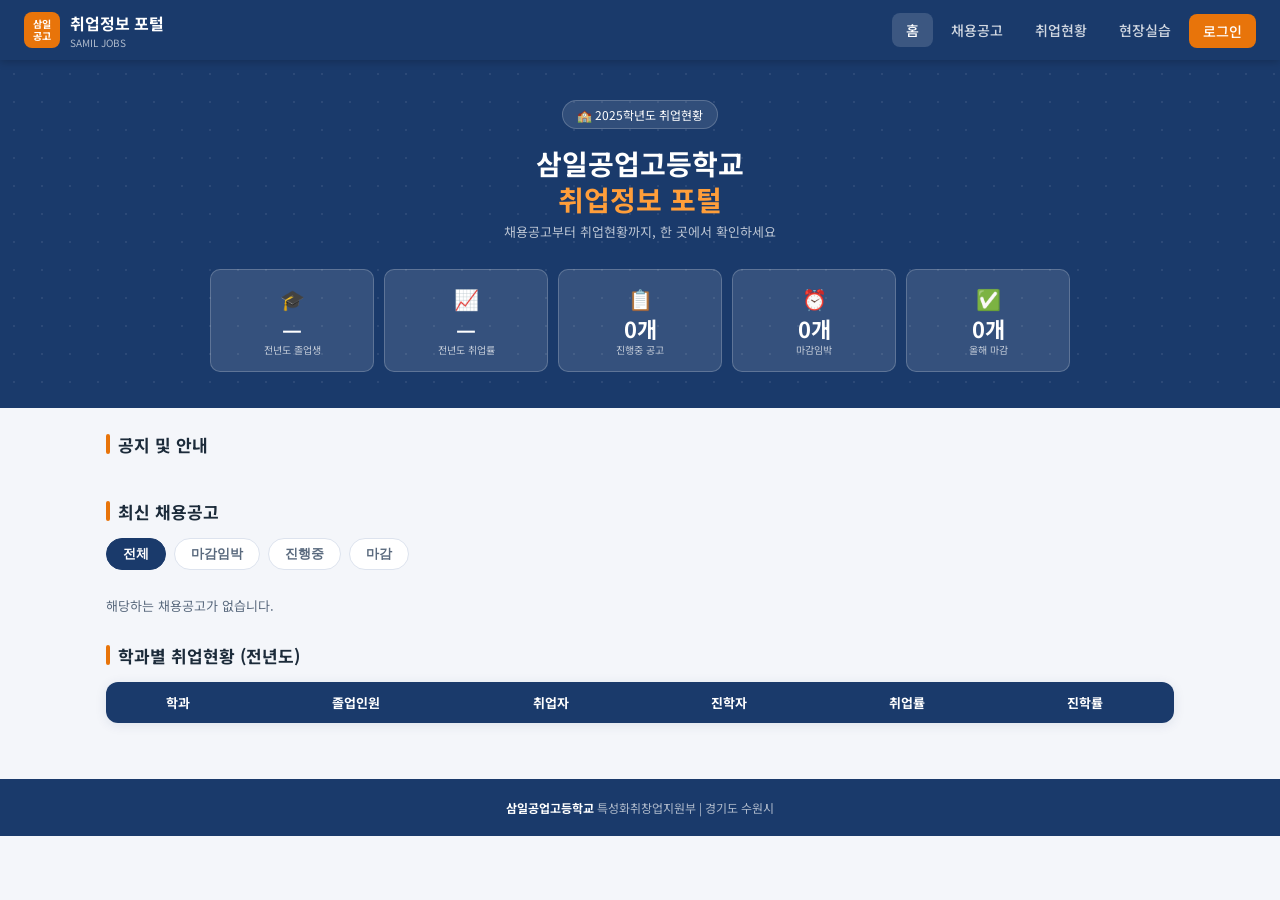
<file: index.html>
<!DOCTYPE html>
<html lang="ko">
<head>
<meta charset="UTF-8">
<meta name="viewport" content="width=device-width, initial-scale=1.0">
<title>삼일공업고등학교 취업정보 포털</title>
<link href="https://fonts.googleapis.com/css2?family=Noto+Sans+KR:wght@300;400;500;700&display=swap" rel="stylesheet">
<style>
*{margin:0;padding:0;box-sizing:border-box}
:root{
  --primary:#1A3A6B;--primary-light:#2E5FAD;--accent:#E8740A;--accent-light:#FF9E3A;
  --bg:#F4F6FA;--card:#fff;--text:#1C2B3A;--text-sub:#5A6A7E;--border:#DDE3EE;
  --nav-h:60px;--radius:12px;--shadow:0 2px 12px rgba(26,58,107,.10)
}
body{font-family:'Noto Sans KR',sans-serif;background:var(--bg);color:var(--text);padding-top:var(--nav-h)}
nav{position:fixed;top:0;left:0;right:0;height:var(--nav-h);background:var(--primary);z-index:1000;display:flex;align-items:center;justify-content:space-between;padding:0 24px;box-shadow:0 2px 8px rgba(0,0,0,.2)}
.nav-brand{display:flex;align-items:center;gap:10px}
.nav-logo{width:36px;height:36px;background:var(--accent);border-radius:8px;display:flex;align-items:center;justify-content:center;font-weight:700;color:#fff;font-size:13px}
.nav-title{color:#fff;font-weight:700;font-size:16px}
.nav-title span{color:rgba(255,255,255,.65);font-size:10px;display:block;font-weight:400}
.nav-menu{display:flex;gap:4px;align-items:center}
.nav-menu a{color:rgba(255,255,255,.8);text-decoration:none;padding:7px 14px;border-radius:8px;font-size:14px;font-weight:500;transition:.2s}
.nav-menu a:hover,.nav-menu a.active{background:rgba(255,255,255,.15);color:#fff}
.nav-login{background:var(--accent) !important;color:#fff !important}
.hamburger{display:none;flex-direction:column;gap:5px;cursor:pointer;padding:4px}
.hamburger span{width:22px;height:2px;background:#fff;border-radius:2px}
@media(max-width:768px){
  .nav-menu{display:none;position:fixed;top:var(--nav-h);left:0;right:0;background:var(--primary);flex-direction:column;padding:12px}
  .nav-menu.open{display:flex}
  .nav-menu a{padding:12px 16px}
  .hamburger{display:flex}
}
.hero{background:var(--primary);padding:40px 24px 36px;color:#fff;text-align:center;position:relative;overflow:hidden}
.hero::before{content:'';position:absolute;inset:0;background-image:radial-gradient(circle,rgba(255,255,255,.08) 1px,transparent 1px);background-size:28px 28px;pointer-events:none}
.hero-inner{position:relative;z-index:1}
.hero-badge{display:inline-flex;align-items:center;gap:6px;background:rgba(255,255,255,.1);border:1px solid rgba(255,255,255,.2);border-radius:20px;padding:5px 14px;font-size:12px;margin-bottom:16px}
.hero h1{font-size:28px;font-weight:700;margin-bottom:4px;line-height:1.3}
.hero h1 span{color:var(--accent-light);display:block}
.hero p{font-size:13px;opacity:.7;margin-bottom:28px}
.stats-grid{display:grid;grid-template-columns:repeat(5,1fr);gap:10px;max-width:860px;margin:0 auto}
.stat-card{background:rgba(255,255,255,.12);border:1px solid rgba(255,255,255,.2);border-radius:10px;padding:14px 8px;text-align:center}
.stat-icon{font-size:20px;margin-bottom:4px}
.stat-num{font-size:22px;font-weight:700;line-height:1}
.stat-label{font-size:10px;color:rgba(255,255,255,.7);margin-top:3px}
@media(max-width:600px){.stats-grid{grid-template-columns:repeat(3,1fr)}.stat-card:nth-child(4),.stat-card:nth-child(5){display:none}}
.container{max-width:1100px;margin:0 auto;padding:24px 16px}
.section-title{font-size:17px;font-weight:700;margin-bottom:14px;display:flex;align-items:center;gap:8px}
.section-title::before{content:'';width:4px;height:20px;background:var(--accent);border-radius:2px;display:block}
.banner-slider{display:flex;gap:12px;overflow-x:auto;scrollbar-width:none;margin-bottom:28px}
.banner-slider::-webkit-scrollbar{display:none}
.banner-item{flex:0 0 280px;border-radius:10px;padding:18px;color:#fff;text-decoration:none;display:flex;flex-direction:column;justify-content:space-between;min-height:90px;transition:.2s}
.banner-item:hover{transform:translateY(-2px)}
.banner-title{font-size:14px;font-weight:600}
.banner-date{font-size:11px;opacity:.75;margin-top:4px}
.banner-arrow{text-align:right;font-size:16px;margin-top:8px}
.jobs-grid{display:grid;grid-template-columns:repeat(auto-fill,minmax(300px,1fr));gap:14px;margin-bottom:16px}
.job-filter-bar{display:flex;gap:8px;margin-bottom:14px;flex-wrap:wrap}
.job-filter-btn{padding:6px 16px;border-radius:20px;border:1.5px solid var(--border);background:#fff;color:var(--text-sub);font-size:13px;font-weight:600;cursor:pointer;transition:.2s}
.job-filter-btn:hover{border-color:var(--primary);color:var(--primary)}
.job-filter-btn.active{background:var(--primary);color:#fff;border-color:var(--primary)}
.job-card{background:var(--card);border-radius:var(--radius);padding:16px;box-shadow:var(--shadow);cursor:pointer;transition:.2s;border:1px solid var(--border)}
.job-card:hover{transform:translateY(-2px);border-color:var(--primary-light)}
.job-company{font-size:15px;font-weight:700;color:var(--text);margin-bottom:3px;display:flex;align-items:center;gap:6px}
.job-recommend{background:var(--accent);color:#fff;font-size:10px;padding:1px 6px;border-radius:4px;font-weight:600}
.job-title{font-size:12px;color:var(--text-sub);font-weight:400;margin-bottom:8px}
.job-meta{display:flex;flex-wrap:wrap;gap:5px;margin-bottom:10px}
.job-tag{background:var(--bg);color:var(--text-sub);font-size:11px;padding:3px 8px;border-radius:20px;border:1px solid var(--border)}
.job-footer{display:flex;justify-content:space-between;align-items:center;border-top:1px solid var(--border);padding-top:10px}
.job-stats{display:flex;gap:14px;padding-top:8px;border-top:1px solid var(--border);margin-top:8px}
.job-stat{font-size:11px;color:var(--text-sub);display:flex;align-items:center;gap:3px}
.job-deadline{font-size:12px;color:var(--text-sub)}
.job-deadline.urgent{color:#E53E3E;font-weight:600}
.job-detail{font-size:12px;color:var(--primary-light);font-weight:600}
.btn-more{display:block;width:100%;text-align:center;padding:11px;border:2px solid var(--border);border-radius:var(--radius);color:var(--text-sub);font-size:14px;cursor:pointer;background:#fff;margin-bottom:28px;transition:.2s}
.btn-more:hover{border-color:var(--primary);color:var(--primary)}
.sub-table{width:100%;border-collapse:collapse;font-size:13px}
.sub-table th{background:var(--bg);padding:7px 10px;text-align:left;font-weight:600;border-bottom:2px solid var(--border)}
.sub-table td{padding:7px 10px;border-bottom:1px solid var(--border);vertical-align:middle}
.sub-table tr:last-child td{border-bottom:none}
.sub-check{width:16px;height:16px;cursor:pointer}
.sub-badge{font-size:11px;padding:2px 7px;border-radius:10px;font-weight:600}
.sub-badge.담임{background:#EBF8FF;color:#2B6CB0}
.sub-badge.학생{background:#F0FFF4;color:#276749}
.dept-table-wrap{background:var(--card);border-radius:var(--radius);box-shadow:var(--shadow);overflow:hidden;margin-bottom:32px}
.dept-table{width:100%;border-collapse:collapse}
.dept-table th{background:var(--primary);color:#fff;padding:11px 14px;font-size:13px;text-align:center}
.dept-table td{padding:10px 14px;font-size:13px;border-bottom:1px solid var(--border);text-align:center}
.dept-table tr:last-child td{border-bottom:none}
.dept-table tr:hover td{background:var(--bg)}
.dept-rate{font-weight:700;color:var(--primary)}
.dept-total td{background:var(--bg);font-weight:700}
.modal-overlay{display:none;position:fixed;inset:0;background:rgba(0,0,0,.5);z-index:2000;align-items:center;justify-content:center;padding:16px}
.modal-overlay.open{display:flex}
.modal{background:#fff;border-radius:16px;max-width:540px;width:100%;max-height:88vh;overflow-y:auto}
.modal-header{padding:18px 18px 14px;border-bottom:1px solid var(--border);display:flex;justify-content:space-between;align-items:flex-start;position:sticky;top:0;background:#fff}
.modal-close{background:none;border:none;font-size:22px;cursor:pointer;color:var(--text-sub)}
.modal-body{padding:18px}
.modal-company{font-size:19px;font-weight:700;color:var(--text);margin-bottom:3px}
.modal-title{font-size:12px;color:var(--text-sub);font-weight:400;margin-bottom:14px}
.info-grid{display:grid;grid-template-columns:1fr 1fr;gap:10px;margin-bottom:14px}
.info-item{background:var(--bg);border-radius:8px;padding:10px 12px}
.info-label{font-size:11px;color:var(--text-sub);margin-bottom:2px}
.info-value{font-size:14px;font-weight:600}
.recommend-box{background:#FFF3E0;border-radius:8px;padding:10px 14px;margin-bottom:14px;font-size:13px}
.modal-desc{font-size:14px;line-height:1.75;white-space:pre-line}
.apply-btn{display:block;background:var(--primary);color:#fff;text-align:center;padding:13px;border-radius:10px;font-weight:700;font-size:14px;cursor:pointer;border:none;flex:2}
.btn-interest{flex:1;padding:13px;border:2px solid var(--border);border-radius:10px;font-size:14px;font-weight:600;cursor:pointer;background:#fff;color:var(--text-sub);transition:.2s}
.btn-interest.on{border-color:var(--accent);color:var(--accent);background:#FFF3E0}
.file-item{display:flex;align-items:center;gap:8px;padding:8px 12px;background:var(--bg);border-radius:8px;margin-bottom:6px;font-size:13px;cursor:pointer;text-decoration:none;color:var(--text)}
.file-item:hover{background:var(--border)}
.login-modal{max-width:380px}
.login-tab{display:flex;gap:4px;margin-bottom:18px;background:var(--bg);padding:4px;border-radius:10px}
.login-tab button{flex:1;padding:8px;border:none;background:none;border-radius:8px;font-size:13px;cursor:pointer;color:var(--text-sub);font-family:inherit}
.login-tab button.active{background:#fff;color:var(--primary);box-shadow:var(--shadow)}
.form-group{margin-bottom:13px}
.form-group label{display:block;font-size:13px;font-weight:500;margin-bottom:5px}
.form-group input,.form-group select{width:100%;padding:10px 12px;border:1px solid var(--border);border-radius:8px;font-size:14px;font-family:inherit;outline:none}
.form-group input:focus,.form-group select:focus{border-color:var(--primary-light)}
.btn-submit{width:100%;padding:12px;background:var(--primary);color:#fff;border:none;border-radius:8px;font-size:14px;font-weight:700;cursor:pointer;font-family:inherit}
footer{background:var(--primary);color:rgba(255,255,255,.65);text-align:center;padding:20px;font-size:12px}
footer strong{color:#fff}
</style>
</head>
<body>

<nav>
  <div class="nav-brand">
    <div class="nav-logo" style="font-size:10px;line-height:1.2">삼일<br>공고</div>
    <div class="nav-title">취업정보 포털<span>SAMIL JOBS</span></div>
  </div>
  <div class="hamburger" onclick="toggleMenu()"><span></span><span></span><span></span></div>
  <div class="nav-menu" id="navMenu">
    <a href="#home" class="active" onclick="closeMenu()">홈</a>
    <a href="jobs.html" onclick="closeMenu()">채용공고</a>
    <a href="stats.html" onclick="closeMenu()">취업현황</a>
    <a href="practice.html" onclick="closeMenu()">현장실습</a>
    <span id="nav-auth">
      <a href="#" class="nav-login" onclick="openLogin();closeMenu();return false">로그인</a>
    </span>
  </div>
</nav>

<section class="hero" id="home">
  <div class="hero-inner">
  <div class="hero-badge">🏫 2025학년도 취업현황</div>
  <h1>삼일공업고등학교<span>취업정보 포털</span></h1>
  <p>채용공고부터 취업현황까지, 한 곳에서 확인하세요</p>
  <div class="stats-grid">
    <div class="stat-card"><div class="stat-icon">🎓</div><div class="stat-num" id="s-grad">-</div><div class="stat-label">전년도 졸업생</div></div>
    <div class="stat-card"><div class="stat-icon">📈</div><div class="stat-num" id="s-rate">-</div><div class="stat-label">전년도 취업률</div></div>
    <div class="stat-card"><div class="stat-icon">📋</div><div class="stat-num" id="s-active">-</div><div class="stat-label">진행중 공고</div></div>
    <div class="stat-card"><div class="stat-icon">⏰</div><div class="stat-num" id="s-close">-</div><div class="stat-label">마감임박</div></div>
    <div class="stat-card"><div class="stat-icon">✅</div><div class="stat-num" id="s-done">-</div><div class="stat-label">올해 마감</div></div>
  </div>
  </div>
</section>

<div class="container">
  <div class="section-title">공지 및 안내</div>
  <div class="banner-slider" id="banners"></div>

  <div id="jobs">
    <div class="section-title">최신 채용공고</div>
    <div class="job-filter-bar">
      <button class="job-filter-btn active" data-f="전체"    onclick="setFilter('전체')">전체</button>
      <button class="job-filter-btn"        data-f="마감임박" onclick="setFilter('마감임박')">마감임박</button>
      <button class="job-filter-btn"        data-f="진행중"  onclick="setFilter('진행중')">진행중</button>
      <button class="job-filter-btn"        data-f="마감"    onclick="setFilter('마감')">마감</button>
    </div>
    <div class="jobs-grid" id="jobList"></div>
    <button class="btn-more" id="btnMore" onclick="loadMore()">공고 더 보기</button>
  </div>

  <div id="status">
    <div class="section-title">학과별 취업현황 (전년도)</div>
    <div class="dept-table-wrap">
      <table class="dept-table">
        <thead><tr><th>학과</th><th>졸업인원</th><th>취업자</th><th>진학자</th><th>취업률</th><th>진학률</th></tr></thead>
        <tbody id="deptTb"></tbody>
      </table>
    </div>
  </div>
</div>

<!-- 채용 상세 -->
<div class="modal-overlay" id="jobModal" onclick="closeModal('jobModal',event)">
  <div class="modal">
    <div class="modal-header">
      <div><div class="modal-company" id="m-co"></div><div class="modal-title" id="m-title"></div></div>
      <button class="modal-close" onclick="closeModal('jobModal')">✕</button>
    </div>
    <div class="modal-body">
      <div class="info-grid">
        <div class="info-item"><div class="info-label">모집분야</div><div class="info-value" id="m-job"></div></div>
        <div class="info-item"><div class="info-label">근무지</div><div class="info-value" id="m-loc"></div></div>
        <div class="info-item"><div class="info-label">모집인원</div><div class="info-value" id="m-cnt"></div></div>
        <div class="info-item"><div class="info-label">마감일</div><div class="info-value" id="m-dl"></div></div>
      </div>
      <div id="m-rec" style="display:none" class="recommend-box">🏫 <strong>학교장 추천전형</strong> — 추천 인원: <span id="m-reccnt"></span></div>
      <div class="modal-desc" id="m-desc"></div>
      <div id="m-files" style="display:none;margin-top:14px">
        <div style="font-size:13px;font-weight:600;color:var(--text-sub);margin-bottom:8px">📎 붙임파일</div>
        <div id="m-file-list"></div>
      </div>
      <div id="modal-action-btns" style="display:flex;gap:10px;margin-top:16px"></div>
    </div>
  </div>
</div>

<!-- 서브모달 -->
<div class="modal-overlay" id="subModal" onclick="closeModal('subModal',event)">
  <div class="modal" style="max-width:540px">
    <div class="modal-header">
      <div style="font-size:16px;font-weight:700" id="sub-title"></div>
      <button class="modal-close" onclick="closeModal('subModal')">✕</button>
    </div>
    <div class="modal-body" id="sub-body" style="max-height:55vh;overflow-y:auto;padding-top:4px"></div>
    <div id="sub-footer" style="margin-top:14px;display:flex;gap:8px;justify-content:flex-end"></div>
  </div>
</div>

<!-- 로그인 -->
<div class="modal-overlay" id="loginModal" onclick="closeModal('loginModal',event)">
  <div class="modal login-modal">
    <div class="modal-header">
      <div style="font-size:17px;font-weight:700">로그인</div>
      <button class="modal-close" onclick="closeModal('loginModal')">✕</button>
    </div>
    <div class="modal-body">
      <div class="login-tab">
        <button class="active" onclick="switchTab('st',this)">학생</button>
        <button onclick="switchTab('tc',this)">담임교사</button>
        <button onclick="switchTab('ad',this)">관리자</button>
      </div>
      <div id="tab-st">
        <div class="form-group"><label>학과</label><select id="l-dept"><option value="">선택</option></select></div>
        <div class="form-group"><label>학번</label><input id="l-id" placeholder="예: 3104" onkeydown="if(event.key==='Enter')loginStudent()"></div>
        <div class="form-group"><label>비밀번호</label><input type="password" id="l-pw" placeholder="초기: 생년월일 6자리" onkeydown="if(event.key==='Enter')loginStudent()"></div>
        <button class="btn-submit" onclick="loginStudent()">로그인</button>
      </div>
      <div id="tab-tc" style="display:none">
        <!-- 담임 / 비담임 서브탭 -->
        <div style="display:flex;gap:4px;background:#f4f6fa;padding:4px;border-radius:10px;margin-bottom:14px">
          <button id="tc-sub-home" onclick="switchTcSub('home')"
            style="flex:1;padding:7px;border:none;border-radius:7px;font-size:12px;cursor:pointer;font-family:inherit;background:#fff;color:#1A3A6B;font-weight:700;box-shadow:0 1px 4px rgba(0,0,0,.1);transition:.2s">
            🏠 담임교사
          </button>
          <button id="tc-sub-nh" onclick="switchTcSub('nh')"
            style="flex:1;padding:7px;border:none;border-radius:7px;font-size:12px;cursor:pointer;font-family:inherit;background:none;color:#5A6A7E;font-weight:500;transition:.2s">
            👤 비담임교사
          </button>
        </div>
        <!-- 담임교사 필드 -->
        <div id="tc-fields-home">
          <div class="form-group"><label>학과</label><select id="t-dept" onchange="updateTcCls()" style="width:100%;padding:10px;border:1.5px solid #ddd;border-radius:8px;font-size:14px"><option value="">학과 선택</option></select></div>
          <div style="display:flex;gap:8px">
            <div class="form-group" style="flex:1"><label>학년</label><select id="t-grade" onchange="updateTcCls()" style="width:100%;padding:10px;border:1.5px solid #ddd;border-radius:8px;font-size:14px"><option value="">학년</option><option>1</option><option>2</option><option>3</option></select></div>
            <div class="form-group" style="flex:1"><label>반</label><select id="t-cls" style="width:100%;padding:10px;border:1.5px solid #ddd;border-radius:8px;font-size:14px"><option value="">반</option></select></div>
          </div>
          <div class="form-group"><label>이름</label><input id="t-name" placeholder="홍길동" onkeydown="if(event.key==='Enter')loginTeacher()"></div>
          <div class="form-group"><label>비밀번호</label><input type="password" id="t-pw" onkeydown="if(event.key==='Enter')loginTeacher()"></div>
        </div>
        <!-- 비담임교사 필드 -->
        <div id="tc-fields-nh" style="display:none">
          <div class="form-group"><label>이름</label><input id="nh-t-name" placeholder="홍길동" onkeydown="if(event.key==='Enter')loginTeacher()"></div>
          <div class="form-group"><label>비밀번호</label><input type="password" id="nh-t-pw" onkeydown="if(event.key==='Enter')loginTeacher()"></div>
        </div>
        <button class="btn-submit" onclick="loginTeacher()">로그인</button>
      </div>
      <div id="tab-ad" style="display:none">
        <div class="form-group"><label>관리자 비밀번호</label><input type="password" id="a-pw" onkeydown="if(event.key==='Enter')tryAdmin()"></div>
        <button class="btn-submit" onclick="tryAdmin()">로그인</button>
      </div>
    </div>
  </div>
</div>

<footer><strong>삼일공업고등학교</strong> 특성화취창업지원부 | 경기도 수원시</footer>

<script>
// ── 데이터 로드 (localStorage 우선, 없으면 샘플) ──
const SAMPLE = {
  stats:{grad:'—',rate:'—',active:'—',closing:'—',done:'—'},
  banners:[],
  jobs:[],
  depts:[]
};

function loadData(){
  const DB = JSON.parse(localStorage.getItem('samilAdmin')||'{}');
  return {
    jobs:   (DB.jobs||[]).length   ? DB.jobs.filter(j=>j.active)   : SAMPLE.jobs,
    banners:(DB.banners||[]).length ? DB.banners                    : SAMPLE.banners,
    depts:  (DB.employ||DB.employs||[]).length ? buildDeptStats(DB) : SAMPLE.depts,
    stats:  buildStats(DB)
  };
}

function buildStats(DB){
  const jobs=(DB.jobs||[]);
  const today=new Date();
  const active=jobs.filter(j=>j.active).length;
  const closing=jobs.filter(j=>{
    if(!j.active) return false;
    const d=new Date(j.dl); const diff=Math.ceil((d-today)/86400000);
    return diff>=0&&diff<=7;
  }).length;
  const done=jobs.filter(j=>!j.active).length;
  // 취업현황 통계
  const employs=DB.employ||DB.employs||[];
  const latestYear=employs.length?Math.max(...employs.map(e=>e.year)):null;
  const yearData=latestYear?employs.filter(e=>e.year==latestYear):[];
  const totalGrad=yearData.reduce((a,e)=>a+(e.grad||0),0)||312;
  const totalEmp =yearData.reduce((a,e)=>a+(e.emp||0),0)||244;
  return {
    grad:totalGrad+'명',
    rate:totalGrad?Math.round(totalEmp/totalGrad*100)+'%':'78%',
    active:active||'8개',
    closing:closing||'3개',
    done:done||'24개'
  };
}

function buildDeptStats(DB){
  const employ = DB.employ || DB.employs || [];
  if(!employ.length) return SAMPLE.depts;
  const latestYear=Math.max(...employ.map(e=>e.year));
  return employ.filter(e=>e.year==latestYear).map(e=>({
    dept:e.dept, g:e.grad||0, e:e.emp||0, a:e.adv||0
  }));
}

let showN = 6;
let currentFilter = '전체';

function setFilter(f){
  currentFilter = f;
  document.querySelectorAll('.job-filter-btn').forEach(b=>
    b.classList.toggle('active', b.dataset.f === f));
  showN = 6;
  renderJobs();
}

function getTodayStr(){
  const t=new Date();
  return `${t.getFullYear()}-${String(t.getMonth()+1).padStart(2,'0')}-${String(t.getDate()).padStart(2,'0')}`;
}

function getFilteredJobs(){
  const todayStr = getTodayStr();
  return DATA.jobs.filter(j=>{
    if((j.status||'') === '삭제') return false;
    const dl = (j.dl||'').substring(0,10);
    const expired = dl < todayStr;
    const inactive = !j.active;
    const diff = expired ? -1 : Math.ceil((new Date(dl+'T00:00:00') - new Date(todayStr+'T00:00:00')) / 86400000);
    const urgent = !expired && diff <= 7;
    switch(currentFilter){
      case '전체':    return true;           // 삭제 제외 전체
      case '마감임박': return !expired && !inactive && urgent;
      case '진행중':  return !expired && !inactive && !urgent;
      case '마감':    return expired || inactive;
      default: return true;
    }
  });
}
let DATA = {jobs:[],banners:[],depts:[],stats:{},statsMap:{}};

window.addEventListener('DOMContentLoaded', async ()=>{
  if (typeof SAMIL_API.ping === 'function') SAMIL_API.ping();
  updateNavAuth();
  // ── 캐시 우선 즉시 렌더 ──
  const cached = localStorage.getItem('samilJobsCache');
  if(cached){
    try{
      const cd = JSON.parse(cached);
      DATA.jobs = cd.jobs||[]; DATA.banners = cd.banners||[]; DATA.stats = cd.stats||DATA.stats;
      renderJobs();
      renderBanners();
    }catch(_){}
  }

  // ── Sheets에서 데이터 로드 (getAll 1회 호출로 cold start 최소화) ──
  const all = await SAMIL_API.getAll(new Date().getFullYear()).catch(() => null);
  const jobsRes     = all && all.success ? { success: true, data: all.jobs    || [] } : {};
  const bannersRes  = all && all.success ? { success: true, data: all.banners || [] } : {};
  const statsRes    = all && all.success ? { success: true, latest: all.latest, data: all.stats } : {};
  const deptsRes    = all && all.success ? { success: true, data: all.depts   || [] } : {};
  const jobStatsRes = all && all.success ? { success: true, ...all.jobStats } : {};
  const classesRes  = all && all.success ? { success: true, data: all.classes || [] } : {};
  DATA.classes = (classesRes.success && classesRes.data) ? classesRes.data : [];
  if(jobStatsRes.success){
    const {interest={}, apply={}} = jobStatsRes;
    const allIds = new Set([...Object.keys(interest), ...Object.keys(apply)]);
    allIds.forEach(id => { DATA.statsMap[id] = { interest: interest[id]||0, apply: apply[id]||0 }; });
  }

  DATA.jobs    = jobsRes.success    ? jobsRes.data    : SAMPLE.jobs;
  DATA.banners = bannersRes.success ? bannersRes.data : SAMPLE.banners;

  // 학과별 취업현황 (getAll employ 데이터 우선)
  if (all && all.success && all.employ && all.employ.length) {
    const DB_adm = JSON.parse(localStorage.getItem('samilAdmin')||'{}');
    DB_adm.employ = all.employ;
    try { localStorage.setItem('samilAdmin', JSON.stringify(DB_adm)); } catch(_) {}
    DATA.depts = buildDeptStats(DB_adm);
  } else {
    const DB_adm = JSON.parse(localStorage.getItem('samilAdmin')||'{}');
    DATA.depts = buildDeptStats(DB_adm);
  }
  renderDeptTable();

  // 통계
  const st = statsRes.success && statsRes.latest ? statsRes.latest : {};
  const today2 = new Date();
  const todayStr2 = getTodayStr();
  const thisYear = today2.getFullYear();
  const closing = DATA.jobs.filter(j=>{
    const diff=Math.ceil((new Date(j.dl)-today2)/86400000);
    return diff>=0&&diff<=7;
  }).length;
  const done = DATA.jobs.filter(j=>{
    const dl=(j.dl||'').substring(0,10);
    const expired = dl < todayStr2;
    return (expired || !j.active) && dl.startsWith(thisYear);
  }).length;
  DATA.stats = {
    grad    : st.grad     ? st.grad+'명'    : SAMPLE.stats.grad,
    rate    : st.rate     ? st.rate+'%'     : SAMPLE.stats.rate,
    active  : DATA.jobs.filter(j=>{ const dl=(j.dl||'').substring(0,10); return j.active && dl >= todayStr2; }).length+'개',
    closing : closing+'개',
    done    : done+'개',
  };

  // 학과 드롭다운 (항상 실행)
  const depts = deptsRes.success && deptsRes.data && deptsRes.data.length ? deptsRes.data : SAMPLE.depts;
  const selS = document.getElementById('l-dept');
  depts.forEach(d=>{
    const name = d.name||d.dept;
    const o=document.createElement('option'); o.value=name; o.textContent=name; selS.appendChild(o);
  });
  DATA.depts = depts.map(d=>({dept:d.name||d.dept,g:0,e:0,a:0}));
  renderDeptTable();

  // ── 캐시 저장 및 재렌더 ──
  try{ localStorage.setItem('samilJobsCache', JSON.stringify({jobs:DATA.jobs,banners:DATA.banners,stats:DATA.stats})); }catch(_){}
  renderJobs();

  // 통계 표시
  document.getElementById('s-grad').textContent = DATA.stats.grad;
  document.getElementById('s-rate').textContent = DATA.stats.rate;
  document.getElementById('s-active').textContent = DATA.stats.active;
  document.getElementById('s-close').textContent = DATA.stats.closing;
  document.getElementById('s-done').textContent = DATA.stats.done||'—';

  renderBanners();
  renderJobs();

  // 취업현황 테이블
  renderDeptTable();
});

function renderDeptTable(){
  let tg=0,te=0,ta=0;
  const el = document.getElementById('deptTb');
  if (!el) return;
  el.innerHTML = DATA.depts.map(d=>{
    tg+=d.g;te+=d.e;ta+=d.a;
    const rate=d.g?Math.round(d.e/d.g*100):0;
    const adv=d.g?Math.round(d.a/d.g*100):0;
    return `<tr><td style="text-align:left;font-weight:500">${d.dept}</td><td>${d.g}</td><td>${d.e}</td><td>${d.a}</td>
      <td class="dept-rate">${rate}%</td><td>${adv}%</td></tr>`;
  }).join('')+(tg?`<tr class="dept-total"><td style="text-align:left">전체</td><td>${tg}</td><td>${te}</td><td>${ta}</td>
    <td class="dept-rate">${Math.round(te/tg*100)}%</td><td>${Math.round(ta/tg*100)}%</td></tr>`:'');
}

function renderBanners(){
  document.getElementById('banners').innerHTML = (DATA.banners||[]).map(b=>
    `<a class="banner-item" href="${b.url||'#'}" target="_blank" rel="noopener noreferrer" style="background:${b.color||'#1A3A6B'}">
      <div><div class="banner-title">${b.title}</div>${(b.deadline||b.dl)?`<div class="banner-date">마감 ${b.deadline||b.dl}</div>`:''}</div>
      <div class="banner-arrow">→</div></a>`).join('');
}

function renderJobs(){
  const today=new Date();
  const todayStr=getTodayStr();
  const valid=getFilteredJobs();
  if(!valid.length){
    document.getElementById('jobList').innerHTML='<p style="color:var(--text-sub);font-size:13px;padding:12px 0">해당하는 채용공고가 없습니다.</p>';
    document.getElementById('btnMore').style.display='none';
    return;
  }
  const sorted=[...valid].sort((a,b)=>{
    const todayStr2=getTodayStr();
    const aExp=(a.dl||'').substring(0,10)<todayStr2||!a.active;
    const bExp= b.dl ? (b.dl||'').substring(0,10)<todayStr2 : false;
    if(aExp!==bExp) return aExp?1:-1;        // 진행중 먼저
    const da=new Date((a.dl||'').substring(0,10)+'T00:00:00');
    const db=new Date((b.dl||'').substring(0,10)+'T00:00:00');
    return aExp ? db-da : da-db;             // 진행중: 마감일 오름차순 / 마감: 내림차순
  });
  document.getElementById('jobList').innerHTML = sorted.slice(0,showN).map((j)=>{
    const dlStr=(j.dl||'').substring(0,10);
    const diff= dlStr < todayStr ? -1 : Math.ceil((new Date(dlStr+'T00:00:00') - new Date(todayStr+'T00:00:00')) / 86400000);
    const urg=diff>=0&&diff<=7;
    const tags=(j.tags||[]).map(t=>`<span class="job-tag">${t}</span>`).join('');
    const origIdx=DATA.jobs.indexOf(j);
    const jobId=j.id!=null?String(j.id):String(origIdx);
    const sm=DATA.statsMap[jobId]||{interest:0,apply:0};
    return `<div class="job-card" onclick="openJob(${origIdx})">
      <div class="job-company">${j.type?`[${j.type}] `:''}${j.co||''}${j.rec?'<span class="job-recommend">학교장추천</span>':''}</div>
      <div class="job-title">${j.job||''}</div>
      <div class="job-meta">${tags}
        ${j.loc?`<span class="job-tag">📍${j.loc}</span>`:''}${j.cnt?`<span class="job-tag">👤${j.cnt}</span>`:''}</div>
      <div class="job-footer">
        <span class="job-deadline${urg?' urgent':''}">
          ${diff<0?'마감 '+dlStr:urg?'마감임박 '+dlStr:'<span style="color:#2563eb">진행중</span>&nbsp;&nbsp;'+dlStr}
        </span>
        <span class="job-detail">상세보기 →</span>
      </div>
      <div class="job-stats">
        <span class="job-stat">👁 ${j.views||0}회</span>
        <span class="job-stat">🤍 관심 ${sm.interest}명</span>
        <span class="job-stat">📝 지원 ${sm.apply}명</span>
      </div>
    </div>`;
  }).join('');
  document.getElementById('btnMore').style.display = showN>=sorted.length?'none':'block';
}

function loadMore(){showN+=3;renderJobs();}

let _curJobIdx = -1;

function openJob(i){
  _curJobIdx = i;
  const j=DATA.jobs[i];
  document.getElementById('m-co').textContent=(j.type?`[${j.type}] `:'')+( j.co||'');
  document.getElementById('m-title').textContent=j.job||'';
  document.getElementById('m-job').textContent=j.job||'';
  document.getElementById('m-loc').textContent=j.loc||'';
  document.getElementById('m-cnt').textContent=(j.cnt||'')+( j.cnt?'':'');
  document.getElementById('m-dl').textContent=(j.dl||'').substring(0,10);
  document.getElementById('m-desc').textContent=j.desc||'';
  document.getElementById('m-rec').style.display=j.rec?'block':'none';
  if(j.rec) document.getElementById('m-reccnt').textContent=j.recCnt>0?j.recCnt+'명':'제한없음';
  const fWrap=document.getElementById('m-files');
  const fList=document.getElementById('m-file-list');
  if(j.files&&j.files.length){
    fList.innerHTML=j.files.map(f=>`<a class="file-item" href="${f.url}" target="_blank">📄 ${f.name}</a>`).join('');
    fWrap.style.display='block';
  } else fWrap.style.display='none';
  renderModalButtons(i);
  document.getElementById('jobModal').classList.add('open');
  // 조회수 증가 (비동기, 결과 대기 안함)
  const jId = j.id != null ? String(j.id) : null;
  if(jId) SAMIL_API.incrementView(jId).then(r=>{ if(r.success){ j.views=r.views; } });
}

async function renderModalButtons(i){
  const j = DATA.jobs[i];
  const jobId = j.id != null ? String(j.id) : String(i);
  const el = document.getElementById('modal-action-btns');
  const isAdmin   = sessionStorage.getItem('samilAdminAuth') === '1';
  const isTeacher = !!sessionStorage.getItem('samilTeacherAuth');
  const isStudent = !!sessionStorage.getItem('samilStudentAuth');

  if(isAdmin){
    el.innerHTML=`
      <button class="btn-interest" style="flex:1" onclick="openAdminSubModal('interest','${jobId}')">👥 관심학생 조회</button>
      <button class="apply-btn" style="flex:1" onclick="openAdminSubModal('apply','${jobId}')">📋 지원학생 조회</button>`;
  } else if(isTeacher){
    el.innerHTML=`
      <button class="btn-interest" style="flex:1" onclick="openTeacherApplyModal('${jobId}')">📝 학급학생 지원</button>
      <button class="apply-btn" style="flex:1" onclick="openTeacherReviewModal('${jobId}')">📋 지원조회</button>`;
  } else if(isStudent){
    const ME = JSON.parse(sessionStorage.getItem('samilStudentME')||'{}');
    // 관심 상태 확인 (localStorage 우선)
    const localInts = JSON.parse(localStorage.getItem('interests')||'[]');
    const interested = localInts.includes(i);
    el.innerHTML=`
      <button class="btn-interest${interested?' on':''}" id="btn-interest" onclick="handleStudentInterest(${i},'${jobId}')">${interested?'❤️ 관심등록됨':'🤍 관심등록'}</button>
      <button class="apply-btn" style="flex:2" onclick="handleStudentApply('${jobId}')">지원하기</button>`;
  } else {
    el.innerHTML=`
      <button class="btn-interest" style="flex:1" onclick="alert('로그인 후 관심등록 가능합니다.')">🤍 관심등록</button>
      <button class="apply-btn" style="flex:2" onclick="alert('로그인 후 지원 가능합니다.')">지원하기</button>`;
  }
}

// ── 학생: 관심등록 ──
async function handleStudentInterest(i, jobId){
  const ME = JSON.parse(sessionStorage.getItem('samilStudentME')||'{}');
  const btn = document.getElementById('btn-interest');
  btn.disabled = true;
  const res = await SAMIL_API.toggleInterest({
    jobId, jobName: DATA.jobs[i]?.job||'',
    studentId: ME.id, name: ME.name, dept: ME.dept, grade: ME.grade, cls: ME.cls
  });
  if(!res.success){ alert(res.error||'오류'); btn.disabled=false; return; }
  // localStorage도 동기화
  let arr = JSON.parse(localStorage.getItem('interests')||'[]');
  if(res.interested){ arr.push(i); btn.className='btn-interest on'; btn.textContent='❤️ 관심등록됨'; }
  else { arr=arr.filter(x=>x!==i); btn.className='btn-interest'; btn.textContent='🤍 관심등록'; }
  localStorage.setItem('interests', JSON.stringify(arr));
  btn.disabled = false;
}

// ── 학생: 지원하기 ──
async function handleStudentApply(jobId){
  const ME = JSON.parse(sessionStorage.getItem('samilStudentME')||'{}');
  if(!ME.id){ alert('로그인 후 지원 가능합니다.'); return; }
  if(!confirm('지원하시겠습니까?')) return;
  const j = DATA.jobs[_curJobIdx];
  const res = await SAMIL_API.applyJob({
    jobId, jobName: j?.job||'',
    studentId: ME.id, name: ME.name, dept: ME.dept, grade: ME.grade, cls: ME.cls,
    regType:'학생', regById: ME.id
  });
  alert(res.success ? '✅ 지원 완료되었습니다.' : (res.error||'오류'));
}

// ── 담임: 학급학생 지원 모달 ──
async function openTeacherApplyModal(jobId){
  const ME = JSON.parse(sessionStorage.getItem('samilTeacherME')||'{}');
  document.getElementById('sub-title').textContent = '학급학생 지원';
  document.getElementById('sub-body').innerHTML = '<p style="color:var(--text-sub);font-size:13px">학생 목록 불러오는 중...</p>';
  document.getElementById('sub-footer').innerHTML = '';
  document.getElementById('subModal').classList.add('open');

  // 지원자 목록(중복체크용) + 학생목록 동시 로드
  const [appRes] = await Promise.all([
    SAMIL_API.getApplicants({ teacherId: ME.id, jobId, dept: ME.dept, grade: ME.grade, cls: ME.cls })
  ]);
  const appliedIds = appRes.success ? appRes.data.map(a=>String(a.studentId)) : [];

  // 학생 목록은 index.html이 학생DB를 모르므로 sessionStorage에서 불러오거나 간소화
  const j = DATA.jobs[_curJobIdx];
  const body = document.getElementById('sub-body');
  const footer = document.getElementById('sub-footer');

  // 학생목록 조회
  const stuRes = await SAMIL_API.getStudents({ teacherId: ME.id });
  if(!stuRes.success || !stuRes.data.length){
    body.innerHTML='<p style="color:var(--text-sub);font-size:13px">학생 정보가 없습니다. 생기부를 먼저 업로드해주세요.</p>'; return;
  }
  const students = stuRes.data.filter(s=> String(s.grade)===String(ME.grade) && String(s.cls)===String(ME.cls));

  body.innerHTML=`
    <p style="font-size:12px;color:var(--text-sub);margin-bottom:10px">✅ 이미 지원한 학생은 체크 비활성화됩니다.</p>
    <table class="sub-table">
      <thead><tr><th></th><th>학번</th><th>이름</th><th>성별</th></tr></thead>
      <tbody>${students.map(s=>{
        const done = appliedIds.includes(String(s.id));
        return `<tr>
          <td><input type="checkbox" class="sub-check apply-chk" value="${s.id}" data-name="${s.name||''}" data-dept="${s.dept||''}" data-grade="${s.grade||''}" data-cls="${s.cls||''}" ${done?'disabled checked':''}>
          ${done?'<span class="sub-badge 담임" style="margin-left:4px">지원완료</span>':''}</td>
          <td>${s.id}</td><td>${s.name||''}</td><td>${s.gender||''}</td>
        </tr>`;
      }).join('')}</tbody>
    </table>`;

  footer.innerHTML=`<button class="apply-btn" onclick="submitTeacherApply('${jobId}','${j?.job||''}')">선택 학생 지원 등록</button>`;
}

async function submitTeacherApply(jobId, jobName){
  const ME = JSON.parse(sessionStorage.getItem('samilTeacherME')||'{}');
  const checked = [...document.querySelectorAll('.apply-chk:checked:not(:disabled)')];
  if(!checked.length){ alert('지원할 학생을 선택해주세요.'); return; }
  const students = checked.map(c=>({ id:c.value, name:c.dataset.name, dept:c.dataset.dept, grade:c.dataset.grade, cls:c.dataset.cls }));
  const res = await SAMIL_API.applyJobs({ teacherId: ME.id, jobId, jobName, students: JSON.stringify(students) });
  if(res.success) alert(`✅ ${res.added}명 지원 완료 (중복 ${res.skipped}명 제외)`);
  else alert(res.error||'오류');
  closeModal('subModal');
}

// ── 담임: 지원조회 모달 ──
async function openTeacherReviewModal(jobId){
  const ME = JSON.parse(sessionStorage.getItem('samilTeacherME')||'{}');
  document.getElementById('sub-title').textContent = '학급 지원 현황';
  document.getElementById('sub-body').innerHTML = '<p style="color:var(--text-sub);font-size:13px">불러오는 중...</p>';
  document.getElementById('sub-footer').innerHTML = '';
  document.getElementById('subModal').classList.add('open');

  const res = await SAMIL_API.getApplicants({ teacherId: ME.id, jobId, dept: ME.dept, grade: ME.grade, cls: ME.cls });
  const body = document.getElementById('sub-body');
  if(!res.success){ body.innerHTML=`<p>${res.error}</p>`; return; }
  if(!res.data.length){ body.innerHTML='<p style="color:var(--text-sub);font-size:13px">지원한 학생이 없습니다.</p>'; return; }

  body.innerHTML=`<table class="sub-table">
    <thead><tr><th>학번</th><th>이름</th><th>지원일</th><th>등록</th><th>관리</th></tr></thead>
    <tbody id="apply-review-tb">${renderApplyRows(res.data)}</tbody>
  </table>`;
}

function renderApplyRows(list){
  return list.map(a=>`
    <tr id="row-${a._row}">
      <td>${a.studentId}</td>
      <td>${a.name}</td>
      <td>${(a.date||'').substring(0,10)}</td>
      <td><span class="sub-badge ${a.regType}">${a.regType||'학생'}</span></td>
      <td style="display:flex;gap:6px">
        <button style="font-size:12px;padding:3px 10px;border:1px solid var(--border);border-radius:6px;cursor:pointer;background:#fff" onclick="deleteApplyRow(${a._row})">삭제</button>
      </td>
    </tr>`).join('');
}

async function deleteApplyRow(rowNum){
  if(!confirm('삭제하시겠습니까?')) return;
  const ME = JSON.parse(sessionStorage.getItem('samilTeacherME')||'{}');
  const isAdmin = sessionStorage.getItem('samilAdminAuth') === '1';
  const res = await SAMIL_API.deleteApply(isAdmin ? { token:'samil_admin_2024', rowNum } : { teacherId: ME.id, rowNum });
  if(res.success){ document.getElementById(`row-${rowNum}`)?.remove(); }
  else alert(res.error||'삭제 실패');
}

// ── 관리자: 관심/지원학생 조회 모달 ──
async function openAdminSubModal(type, jobId){
  const isInterest = type === 'interest';
  document.getElementById('sub-title').textContent = isInterest ? '관심학생 조회' : '지원학생 조회';
  document.getElementById('sub-body').innerHTML = '<p style="color:var(--text-sub);font-size:13px">불러오는 중...</p>';
  document.getElementById('sub-footer').innerHTML = '';
  document.getElementById('subModal').classList.add('open');

  const res = isInterest
    ? await SAMIL_API.getInterested({ jobId })
    : await SAMIL_API.getApplicants({ token:'samil_admin_2024', jobId });

  const body = document.getElementById('sub-body');
  if(!res.success){ body.innerHTML=`<p>${res.error}</p>`; return; }
  const list = res.data;
  if(!list.length){ body.innerHTML=`<p style="color:var(--text-sub);font-size:13px">${isInterest?'관심':'지원'}한 학생이 없습니다.</p>`; return; }

  if(isInterest){
    body.innerHTML=`<table class="sub-table">
      <thead><tr><th>학번</th><th>이름</th><th>학과</th><th>학년/반</th><th>등록일</th></tr></thead>
      <tbody>${list.map(a=>`<tr>
        <td>${a.studentId}</td><td>${a.name}</td><td>${a.dept}</td>
        <td>${a.grade}학년 ${a.cls}반</td><td>${(a.date||'').substring(0,10)}</td>
      </tr>`).join('')}</tbody>
    </table>`;
  } else {
    body.innerHTML=`<table class="sub-table">
      <thead><tr><th>학번</th><th>이름</th><th>학과</th><th>학년/반</th><th>지원일</th><th>등록</th><th>관리</th></tr></thead>
      <tbody id="admin-apply-tb">${list.map(a=>`<tr id="row-${a._row}">
        <td>${a.studentId}</td><td>${a.name}</td><td>${a.dept}</td>
        <td>${a.grade}학년 ${a.cls}반</td><td>${(a.date||'').substring(0,10)}</td>
        <td><span class="sub-badge ${a.regType}">${a.regType||'학생'}</span></td>
        <td><button style="font-size:12px;padding:3px 10px;border:1px solid var(--border);border-radius:6px;cursor:pointer;background:#fff" onclick="deleteApplyRow(${a._row})">삭제</button></td>
      </tr>`).join('')}</tbody>
    </table>`;
  }
}

function closeModal(id,e){if(!e||e.target.id===id) document.getElementById(id).classList.remove('open');}
function openLogin(){document.getElementById('loginModal').classList.add('open');}
function updateTcCls() {
  const dept  = (document.getElementById('t-dept') || {}).value || '';
  const grade = (document.getElementById('t-grade')|| {}).value || '';
  const sel   = document.getElementById('t-cls');
  if (!sel) return;
  sel.innerHTML = '<option value="">반</option>';
  if (!dept || !grade || !DATA.classes || !DATA.classes.length) return;
  const nums = DATA.classes
    .filter(c => c.dept === dept && String(c.grade) === String(grade))
    .map(c => Number(c.num || c.cls))
    .filter(n => !isNaN(n))
    .sort((a,b) => a-b);
  nums.forEach(n => {
    const o = document.createElement('option'); o.value = n; o.textContent = n; sel.appendChild(o);
  });
  if (nums.length === 1) sel.value = nums[0];
}

function switchTab(tab,btn){
  ['st','tc','ad'].forEach(t=>document.getElementById('tab-'+t).style.display='none');
  document.getElementById('tab-'+tab).style.display='block';
  document.querySelectorAll('.login-tab button').forEach(b=>b.classList.remove('active'));
  btn.classList.add('active');
  if(tab==='tc') loadTcDepts();
}
async function loadTcDepts(){
  const sel=document.getElementById('t-dept');
  if(sel.options.length>1) return; // 이미 로드됨
  try{
    const [deptsRes, classesRes] = await Promise.all([
      SAMIL_API.getDepts(),
      SAMIL_API.getClasses({ year: new Date().getFullYear() }),
    ]);
    const depts=deptsRes.success&&deptsRes.data&&deptsRes.data.length?deptsRes.data:[];
    depts.forEach(d=>{
      const o=document.createElement('option');
      o.value=d.name||d.dept; o.textContent=d.name||d.dept; sel.appendChild(o);
    });
    if(classesRes.success) DATA.classes = classesRes.data || [];
  }catch(e){}
}
async function loginStudent(){
  const dept=document.getElementById('l-dept').value;
  const id=document.getElementById('l-id').value.trim();
  const pw=document.getElementById('l-pw').value;
  if(!dept){alert('학과를 선택하세요');return;}
  if(!id||!pw){alert('학번과 비밀번호를 입력하세요');return;}
  const btn=document.querySelector('#tab-st .btn-submit');
  if(btn){btn.textContent='확인중…';btn.disabled=true;}
  const res=await SAMIL_API.loginStudent(dept,id,pw);
  if(btn){btn.textContent='로그인';btn.disabled=false;}
  if(res.success){
    sessionStorage.setItem('samilStudentAuth',res.student.id);
    sessionStorage.setItem('samilStudentME',JSON.stringify(res.student));
    closeModal('loginModal');
    updateNavAuth();
  } else { document.getElementById('l-pw').value=''; alert(res.error||'학과/학번/비밀번호가 일치하지 않습니다.'); }
}
let _tcSub = 'home';
function switchTcSub(mode) {
  _tcSub = mode;
  const isHome = mode === 'home';
  document.getElementById('tc-fields-home').style.display = isHome ? '' : 'none';
  document.getElementById('tc-fields-nh').style.display   = isHome ? 'none' : '';
  const bh = document.getElementById('tc-sub-home');
  const bn = document.getElementById('tc-sub-nh');
  if (bh) { bh.style.background=isHome?'#fff':'none'; bh.style.color=isHome?'#1A3A6B':'#5A6A7E'; bh.style.fontWeight=isHome?'700':'500'; bh.style.boxShadow=isHome?'0 1px 4px rgba(0,0,0,.1)':'none'; }
  if (bn) { bn.style.background=isHome?'none':'#fff'; bn.style.color=isHome?'#5A6A7E':'#1A3A6B'; bn.style.fontWeight=isHome?'500':'700'; bn.style.boxShadow=isHome?'none':'0 1px 4px rgba(0,0,0,.1)'; }
}
async function loginTeacher(){
  const btn=document.querySelector('#tab-tc .btn-submit');
  if(btn){btn.textContent='확인중…';btn.disabled=true;}
  let res;
  if (_tcSub === 'nh') {
    const name=document.getElementById('nh-t-name').value.trim();
    const pw=document.getElementById('nh-t-pw').value;
    if(!name||!pw){alert('이름과 비밀번호를 입력하세요');if(btn){btn.textContent='로그인';btn.disabled=false;}return;}
    res=await SAMIL_API.loginNonHomeTeacher(name,pw);
  } else {
    const dept=document.getElementById('t-dept').value;
    const grade=document.getElementById('t-grade').value;
    const cls=document.getElementById('t-cls').value;
    const name=document.getElementById('t-name').value.trim();
    const pw=document.getElementById('t-pw').value;
    if(!dept||!grade||!cls||!name||!pw){alert('모든 항목을 입력하세요');if(btn){btn.textContent='로그인';btn.disabled=false;}return;}
    res=await SAMIL_API.loginTeacher(dept,grade,cls,name,pw);
  }
  if(btn){btn.textContent='로그인';btn.disabled=false;}
  if(res.success){
    sessionStorage.setItem('samilTeacherAuth',res.teacher.id);
    sessionStorage.setItem('samilTeacherME',JSON.stringify(res.teacher));
    closeModal('loginModal');
    updateNavAuth();
  } else {
    const pwEl = _tcSub==='nh' ? document.getElementById('nh-t-pw') : document.getElementById('t-pw');
    if(pwEl) pwEl.value='';
    alert(res.error||'계정 정보가 맞지 않습니다.');
  }
}
function tryAdmin(){
  const pw=document.getElementById('a-pw').value;
  const masterPw=localStorage.getItem('samilMasterPw')||'samil_master';
  const commonPw=localStorage.getItem('samilCommonPw')||'samil2024';
  if(pw===masterPw||pw===commonPw){
    sessionStorage.setItem('samilAdminAuth','1');
    closeModal('loginModal');
    updateNavAuth();
  } else {
    document.getElementById('a-pw').value='';
    alert('비밀번호가 틀렸습니다.');
  }
}
function updateNavAuth(){
  const el=document.getElementById('nav-auth');
  let href='',label='';
  if(sessionStorage.getItem('samilAdminAuth')==='1'){
    href='admin.html'; label='관리자 페이지';
  } else if(sessionStorage.getItem('samilTeacherAuth')){
    const t=JSON.parse(sessionStorage.getItem('samilTeacherME')||'{}');
    href='teacher.html'; label=(t.name||'교사')+'선생님'+(t.isNonHome?' (비담임)':'');
  } else if(sessionStorage.getItem('samilStudentAuth')){
    const s=JSON.parse(sessionStorage.getItem('samilStudentME')||'{}');
    href='student.html'; label=(s.name||'학생')+'님';
  }
  if(href){
    el.innerHTML=`<a href="${href}" class="nav-login" style="background:var(--green,#38A169)!important">${label}</a>`+
      `<a href="#" onclick="doLogout();return false" style="color:rgba(255,255,255,.7);font-size:13px;padding:7px 10px">로그아웃</a>`;
  } else {
    el.innerHTML=`<a href="#" class="nav-login" onclick="openLogin();closeMenu();return false">로그인</a>`;
  }
}
function doLogout(){
  ['samilAdminAuth','samilTeacherAuth','samilTeacherME','samilStudentAuth','samilStudentME'].forEach(k=>sessionStorage.removeItem(k));
  updateNavAuth();
}
function toggleMenu(){document.getElementById('navMenu').classList.toggle('open');}
function closeMenu(){document.getElementById('navMenu').classList.remove('open');}
</script>
<script src="samil-api.js"></script>
</body>
</html>
</file>
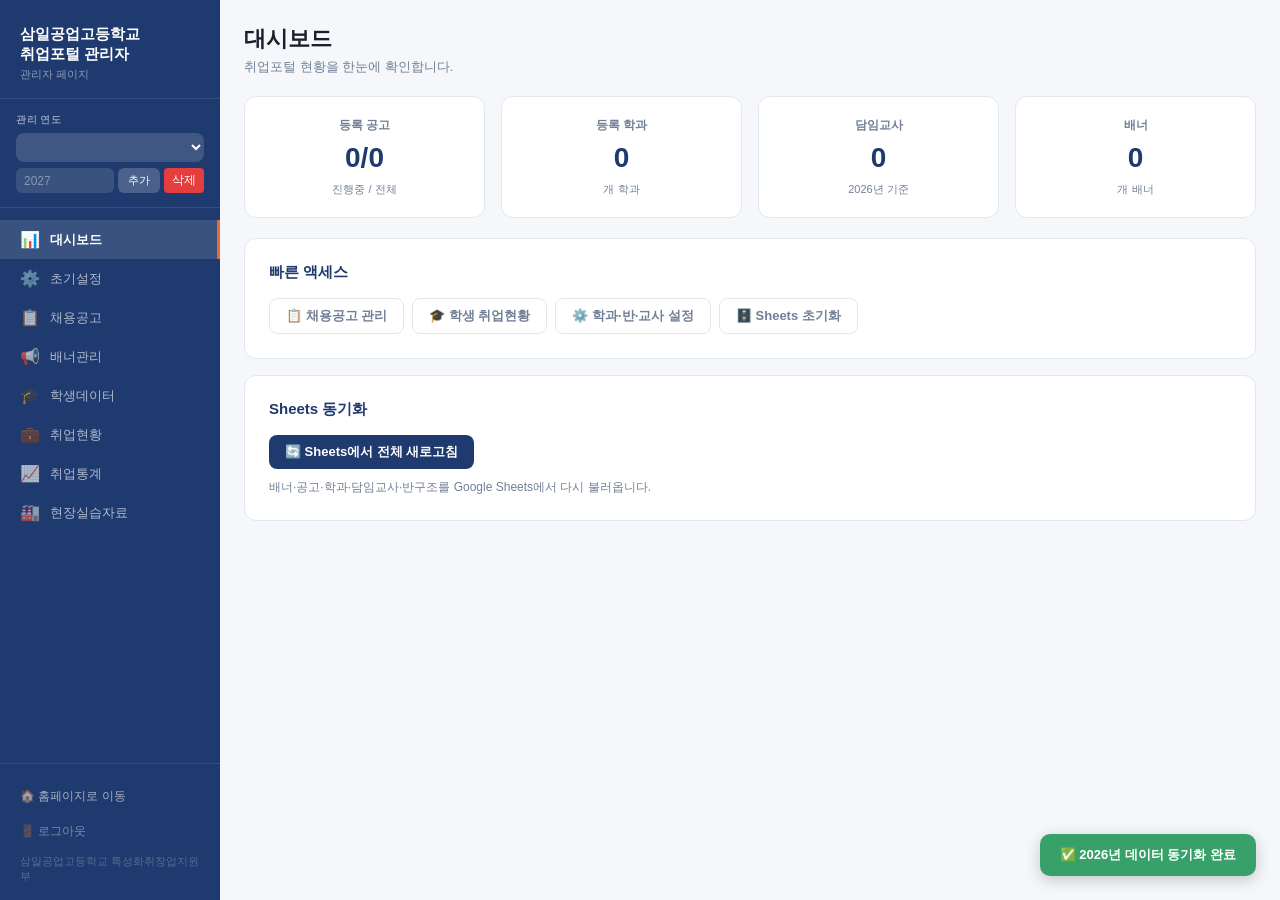
<file: admin.html>
<!DOCTYPE html>
<html lang="ko">
<head>
<meta charset="UTF-8">
<meta name="viewport" content="width=device-width, initial-scale=1.0">
<title>삼일공업고등학교 취업포털 관리자</title>
<style>
:root {
  --primary:#1E3A6E; --primary-light:#2B52A3; --accent:#E86C2C;
  --bg:#F5F7FA; --card:#fff; --text:#1A202C; --text-sub:#718096;
  --border:#E2E8F0; --green:#38A169; --red:#E53E3E;
  --sidebar-w:220px;
}
*{box-sizing:border-box;margin:0;padding:0}
body{font-family:'Pretendard','Apple SD Gothic Neo',sans-serif;font-size:14px;background:var(--bg);color:var(--text)}
a{text-decoration:none;color:inherit}

/* ── 로그인 오버레이 ── */
/* ── 레이아웃 ── */
#app{display:block}
.sidebar{width:var(--sidebar-w);background:var(--primary);position:fixed;top:0;left:0;bottom:0;display:flex;flex-direction:column;z-index:100;overflow-y:auto}
.main{margin-left:var(--sidebar-w);min-height:100vh;padding:24px}

/* ── 사이드바 ── */
.sidebar-brand{padding:24px 20px 16px;border-bottom:1px solid rgba(255,255,255,.1)}
.sidebar-brand h2{color:#fff;font-size:15px;font-weight:700;line-height:1.3}
.sidebar-brand p{color:rgba(255,255,255,.5);font-size:11px;margin-top:4px}
.sidebar-year{padding:14px 16px;border-bottom:1px solid rgba(255,255,255,.1)}
.sidebar-year label{display:block;color:rgba(255,255,255,.5);font-size:10px;font-weight:600;letter-spacing:.5px;text-transform:uppercase;margin-bottom:6px}
.sidebar-year select{width:100%;padding:6px 10px;border-radius:8px;border:none;background:rgba(255,255,255,.15);color:#fff;font-size:13px;font-family:inherit;cursor:pointer}
.sidebar-year select option{color:#000;background:#fff}
.year-add-row{display:flex;gap:4px;margin-top:6px}
.year-add-row input{flex:1;padding:5px 8px;border-radius:6px;border:none;background:rgba(255,255,255,.12);color:#fff;font-size:12px;font-family:inherit}
.year-add-row input::placeholder{color:rgba(255,255,255,.4)}
.year-add-row button{padding:5px 10px;background:rgba(255,255,255,.2);border:none;border-radius:6px;color:#fff;font-size:11px;cursor:pointer;white-space:nowrap}
.year-add-row button:hover{background:rgba(255,255,255,.3)}
.sidebar-nav{flex:1;padding:12px 0}
.nav-item{display:flex;align-items:center;gap:10px;padding:10px 20px;color:rgba(255,255,255,.65);cursor:pointer;transition:.15s;font-size:13px}
.nav-item:hover{background:rgba(255,255,255,.08);color:#fff}
.nav-item.active{background:rgba(255,255,255,.12);color:#fff;font-weight:600;border-right:3px solid var(--accent)}
.nav-item .nav-icon{font-size:16px;width:20px;text-align:center}
/* 현장실습 */
.pr-section-card{margin-bottom:14px}
.pr-section-header{display:flex;align-items:center;justify-content:space-between;margin-bottom:12px;padding-bottom:10px;border-bottom:2px solid var(--primary);gap:8px}
.pr-file-row{display:flex;align-items:center;gap:10px;padding:9px 12px;background:var(--bg);border-radius:8px;border:1px solid var(--border);margin-bottom:6px}
.pr-file-name{flex:1;font-size:13px;font-weight:500}
.pr-add-file{padding-top:10px;border-top:1px dashed var(--border);margin-top:8px}
.pr-drop-zone{border:2px dashed var(--border);border-radius:8px;padding:20px;text-align:center;cursor:pointer;transition:.2s;background:#fff;margin-bottom:8px}
.pr-drop-zone:hover,.pr-drop-zone.drag{border-color:var(--primary-light);background:var(--bg)}
.pr-drop-zone p{font-size:13px;color:var(--text-sub);margin-bottom:6px}
.pr-drop-zone input[type=file]{display:none}
.pr-pending{display:flex;align-items:center;gap:8px;padding:7px 10px;background:#EBF8FF;border-radius:6px;font-size:12px;margin-top:6px}
.pr-progress{font-size:11px;color:var(--primary-light);margin-left:auto}
.sidebar-footer{padding:16px 20px;border-top:1px solid rgba(255,255,255,.1);font-size:11px;color:rgba(255,255,255,.35)}

/* ── 카드 & 공통 ── */
.card{background:var(--card);border-radius:12px;padding:24px;border:1px solid var(--border);margin-bottom:16px}
.card-title{font-size:15px;font-weight:700;color:var(--primary);margin-bottom:16px;display:flex;align-items:center;gap:8px}
.page-header{margin-bottom:20px}
.page-header h1{font-size:22px;font-weight:700;color:var(--text)}
.page-header p{color:var(--text-sub);font-size:13px;margin-top:4px}

/* ── 폼 ── */
.form-row{display:flex;gap:12px;flex-wrap:wrap;margin-bottom:12px}
.form-row.cols2>*{flex:1;min-width:160px}
.form-row.cols3>*{flex:1;min-width:120px}
.form-group{display:flex;flex-direction:column;gap:5px;margin-bottom:12px}
.form-group label{font-size:12px;font-weight:600;color:var(--text-sub);letter-spacing:.3px}
.form-group input,.form-group select,.form-group textarea{padding:8px 12px;border:1px solid var(--border);border-radius:8px;font-size:13px;font-family:inherit;background:#fff;color:var(--text)}
.form-group textarea{resize:vertical;min-height:80px}
.form-group input:focus,.form-group select:focus,.form-group textarea:focus{outline:none;border-color:var(--primary-light)}

/* ── 버튼 ── */
.btn{padding:8px 16px;border-radius:8px;border:none;font-size:13px;font-family:inherit;font-weight:600;cursor:pointer;transition:.15s;display:inline-flex;align-items:center;gap:6px}
.btn-accent{background:var(--accent);color:#fff}
.btn-accent:hover{background:#D45E1E}
.btn-primary{background:var(--primary);color:#fff}
.btn-ghost{background:transparent;border:1px solid var(--border);color:var(--text-sub)}
.btn-ghost:hover{background:var(--bg)}
.btn-danger{background:transparent;border:1px solid #FEB2B2;color:var(--red)}
.btn-danger:hover{background:#FFF5F5}
.btn-sm{padding:5px 10px;font-size:12px;border-radius:6px}

/* ── 탭 패널 ── */
.tab-panel{display:none}
.tab-panel.active{display:block}

/* ── 테이블 ── */
.tbl-wrap{overflow-x:auto}
table{width:100%;border-collapse:collapse;font-size:13px}
th{background:var(--bg);padding:10px 12px;text-align:left;font-weight:600;color:var(--text-sub);font-size:12px;letter-spacing:.3px;border-bottom:2px solid var(--border)}
td{padding:10px 12px;border-bottom:1px solid var(--border);vertical-align:middle}
tr:last-child td{border-bottom:none}

/* ── 배지 ── */
.badge{display:inline-flex;align-items:center;padding:3px 8px;border-radius:20px;font-size:11px;font-weight:600}
.badge-active{background:#C6F6D5;color:#276749}
.badge-closed{background:#E2E8F0;color:#718096}
.badge-rec{background:#FEF3C7;color:#92400E}
.tag{display:inline-flex;align-items:center;padding:2px 7px;border-radius:4px;font-size:11px;background:var(--bg);color:var(--text-sub);margin-right:3px}

/* ── 대시보드 stat-box ── */
.stats-grid{display:grid;grid-template-columns:repeat(auto-fit,minmax(160px,1fr));gap:16px;margin-bottom:20px}
.stat-box{background:var(--card);border-radius:12px;padding:20px;border:1px solid var(--border);text-align:center}
.stat-box .val{font-size:28px;font-weight:800;color:var(--primary);margin:8px 0}
.stat-box .lbl{font-size:12px;color:var(--text-sub);font-weight:600}
.stat-box .sub{font-size:11px;color:var(--text-sub);margin-top:4px}

/* ── 학생 탭 ── */
.cls-btn{padding:7px 10px;cursor:pointer;border-radius:6px;font-size:12px;color:var(--text-sub);margin-bottom:2px;transition:.15s;border:1px solid transparent}
.cls-btn:hover{background:var(--bg)}
.cls-btn.cls-active{background:#EBF4FF!important;border-color:var(--primary-light)!important;color:var(--primary);font-weight:600}
.cls-dept-label{font-size:11px;font-weight:700;color:var(--text-sub);padding:8px 0 2px;letter-spacing:.3px;border-top:1px solid var(--border);margin-top:8px}
.cls-dept-label:first-child{border-top:none;margin-top:0;padding-top:0}

/* ── 업체명 자동완성 ── */
.ac-wrap{position:relative}
.ac-list{position:absolute;top:100%;left:0;right:0;background:#fff;border:1px solid var(--border);border-radius:8px;box-shadow:0 4px 16px rgba(0,0,0,.1);z-index:300;max-height:180px;overflow-y:auto;margin-top:2px;display:none}
.ac-list.open{display:block}
.ac-item{padding:8px 12px;font-size:13px;cursor:pointer;transition:.1s}
.ac-item:hover,.ac-item.ac-focused{background:var(--bg);color:var(--primary)}
/* ── 파일 드래그앤드롭 ── */
.drop-zone{border:2px dashed var(--border);border-radius:10px;padding:20px 16px;text-align:center;cursor:pointer;transition:.2s;background:#fafbfc;position:relative}
.drop-zone:hover,.drop-zone.drag-over{border-color:var(--primary-light);background:#EBF4FF}
.drop-zone input[type=file]{position:absolute;inset:0;opacity:0;cursor:pointer;width:100%;height:100%}
.drop-zone .drop-icon{font-size:24px;margin-bottom:6px}
.drop-zone .drop-text{font-size:13px;color:var(--text-sub)}
.drop-zone .drop-text strong{color:var(--primary-light)}
.file-list{margin-top:10px;display:flex;flex-direction:column;gap:6px}
.file-item{display:flex;align-items:center;gap:8px;padding:6px 10px;border-radius:8px;border:1px solid var(--border);background:#fff;font-size:12px}
.file-item a{flex:1;color:var(--primary-light);text-decoration:none;overflow:hidden;text-overflow:ellipsis;white-space:nowrap}
.file-item a:hover{text-decoration:underline}
.file-item .file-size{color:var(--text-sub);white-space:nowrap}
.file-item button{background:none;border:none;color:var(--red);cursor:pointer;font-size:14px;padding:0 2px;flex-shrink:0}
/* ── 학생 상세 모달 ── */
.stu-detail-overlay{position:fixed;inset:0;background:rgba(0,0,0,.45);z-index:300;display:none;align-items:center;justify-content:center;padding:16px}
.stu-detail-overlay.open{display:flex}
.stu-detail-modal{background:#fff;border-radius:16px;width:100%;max-width:700px;max-height:88vh;overflow-y:auto;box-shadow:0 24px 60px rgba(0,0,0,.25)}
.sdm-header{padding:18px 20px 14px;border-bottom:1px solid var(--border);display:flex;justify-content:space-between;align-items:start;position:sticky;top:0;background:#fff;z-index:1;border-radius:16px 16px 0 0}
.sdm-tabs{display:flex;gap:4px;background:var(--bg);padding:4px;border-radius:10px;margin-bottom:16px;flex-wrap:wrap}
.sdm-tab{flex:1;padding:7px 4px;border:none;background:none;border-radius:7px;font-size:12px;font-weight:500;cursor:pointer;color:var(--text-sub);font-family:inherit;transition:.15s;min-width:50px}
.sdm-tab.active{background:#fff;color:var(--primary);font-weight:700;box-shadow:0 1px 6px rgba(0,0,0,.1)}
.sdm-section{display:none}.sdm-section.active{display:block}
/* ── 모달 ── */
.edit-modal-overlay{position:fixed;inset:0;background:rgba(0,0,0,.4);z-index:200;display:none;align-items:center;justify-content:center}
.edit-modal-overlay.open{display:flex}
.edit-modal{background:#fff;border-radius:16px;width:100%;padding:0;box-shadow:0 20px 60px rgba(0,0,0,.2)}
.edit-modal-header{padding:20px 24px;border-bottom:1px solid var(--border);display:flex;align-items:center;justify-content:space-between}
.edit-modal-header h3{font-size:16px;font-weight:700;color:var(--primary)}
.edit-modal-close{background:none;border:none;font-size:20px;cursor:pointer;color:var(--text-sub);line-height:1}
.edit-modal-body{padding:24px}
.edit-modal-footer{padding:16px 24px;border-top:1px solid var(--border);display:flex;justify-content:flex-end;gap:8px}
</style>
</head>
<body>

<!-- ══════════════════════ 앱 ══════════════════════ -->
<div id="app">

<!-- 사이드바 -->
<div class="sidebar">
  <div class="sidebar-brand">
    <h2>삼일공업고등학교<br>취업포털 관리자</h2>
    <p>관리자 페이지</p>
  </div>
  <div class="sidebar-year">
    <label>관리 연도</label>
    <select id="yearSelect" onchange="setYear(this.value)"></select>
    <div class="year-add-row">
      <input type="number" id="yearAddInput" placeholder="2027" min="2020" max="2099">
      <button onclick="addYear()">추가</button>
      <button onclick="deleteCurrentYear()" style="background:#E53E3E;color:#fff;border:none;padding:4px 8px;border-radius:4px;cursor:pointer;font-size:12px">삭제</button>
    </div>
  </div>
  <nav class="sidebar-nav">
    <div class="nav-item active" onclick="showTab('dash')"><span class="nav-icon">📊</span>대시보드</div>
    <div class="nav-item" onclick="showTab('setup')"><span class="nav-icon">⚙️</span>초기설정</div>
    <div class="nav-item" onclick="showTab('job')"><span class="nav-icon">📋</span>채용공고</div>
    <div class="nav-item" onclick="showTab('banner')"><span class="nav-icon">📢</span>배너관리</div>
    <div class="nav-item" onclick="showTab('student')"><span class="nav-icon">🎓</span>학생데이터</div>
    <div class="nav-item" onclick="showTab('employ')"><span class="nav-icon">💼</span>취업현황</div>
    <div class="nav-item" onclick="showTab('stats')"><span class="nav-icon">📈</span>취업통계</div>
    <div class="nav-item" onclick="showTab('practice')"><span class="nav-icon">🏭</span>현장실습자료</div>
  </nav>
  <div class="sidebar-footer">
    <a href="index.html" style="display:flex;align-items:center;gap:6px;color:rgba(255,255,255,.6);padding:8px 0;font-size:12px;text-decoration:none;margin-bottom:6px" onmouseover="this.style.color='#fff'" onmouseout="this.style.color='rgba(255,255,255,.6)'">🏠 홈페이지로 이동</a>
    <a href="index.html" onclick="localStorage.removeItem('samilAdmin_session')" style="display:flex;align-items:center;gap:6px;color:rgba(255,255,255,.4);padding:4px 0;font-size:12px;text-decoration:none" onmouseover="this.style.color='#fff'" onmouseout="this.style.color='rgba(255,255,255,.4)'">🚪 로그아웃</a>
    <div style="margin-top:10px;color:rgba(255,255,255,.25);font-size:11px">삼일공업고등학교 특성화취창업지원부</div>
  </div>
</div>

<!-- 메인 콘텐츠 -->
<div class="main">

  <!-- ── 대시보드 ── -->
  <div class="tab-panel active" id="tab-dash">
    <div class="page-header"><h1>대시보드</h1><p>취업포털 현황을 한눈에 확인합니다.</p></div>
    <div class="stats-grid">
      <div class="stat-box"><div class="lbl">등록 공고</div><div class="val" id="dash-jobs">—</div><div class="sub">진행중 / 전체</div></div>
      <div class="stat-box"><div class="lbl">등록 학과</div><div class="val" id="dash-depts">—</div><div class="sub">개 학과</div></div>
      <div class="stat-box"><div class="lbl">담임교사</div><div class="val" id="dash-teachers">—</div><div class="sub"><span id="dash-year">—</span>년 기준</div></div>
      <div class="stat-box"><div class="lbl">배너</div><div class="val" id="dash-banners">—</div><div class="sub">개 배너</div></div>
    </div>
    <div class="card">
      <div class="card-title">빠른 액세스</div>
      <div style="display:flex;gap:8px;flex-wrap:wrap">
        <button class="btn btn-ghost" onclick="showTab('job')">📋 채용공고 관리</button>
        <button class="btn btn-ghost" onclick="showTab('student')">🎓 학생 취업현황</button>
        <button class="btn btn-ghost" onclick="showTab('setup')">⚙️ 학과·반·교사 설정</button>
        <button class="btn btn-ghost" onclick="SAMIL_API.initSheets().then(r=>alert(r.success?'완료':'실패'))">🗄️ Sheets 초기화</button>
      </div>
    </div>
    <div class="card">
      <div class="card-title">Sheets 동기화</div>
      <button class="btn btn-primary" onclick="loadFromSheets()">🔄 Sheets에서 전체 새로고침</button>
      <p style="color:var(--text-sub);font-size:12px;margin-top:10px">배너·공고·학과·담임교사·반구조를 Google Sheets에서 다시 불러옵니다.</p>
    </div>
  </div>

  <!-- ── 초기설정 ── -->
  <div class="tab-panel" id="tab-setup">
    <div class="page-header"><h1>초기설정</h1><p>학과·학년-반 구조·담임교사 계정을 연도별로 관리합니다.</p></div>

    <!-- 학과 관리 -->
    <div class="card">
      <div class="card-title">학과 관리 <span id="deptYearLabel" style="font-size:13px;color:var(--text-sub);font-weight:400"></span></div>
      <div class="form-row">
        <div class="form-group" style="flex:1"><label>학과명</label><input id="deptInput" placeholder="예: 전자과"></div>
        <div style="display:flex;align-items:flex-end;padding-bottom:1px">
          <button class="btn btn-accent" onclick="addDept()">+ 추가</button>
        </div>
      </div>
      <div class="tbl-wrap"><table>
        <thead><tr><th>학과명</th><th>등록일</th><th>관리</th></tr></thead>
        <tbody id="deptList"></tbody>
      </table></div>
    </div>

    <!-- 학년-반 구조 -->
    <div class="card">
      <div class="card-title"><span id="clsYear">—</span>년 학년-반 구조</div>
      <div class="form-row">
        <div class="form-group"><label>학과</label><select id="clsDept"></select></div>
        <div class="form-group"><label>학년</label><select id="clsGrade"><option value="1">1학년</option><option value="2">2학년</option><option value="3">3학년</option></select></div>
        <div class="form-group"><label>반</label><input id="clsNum" type="number" min="1" max="9" placeholder="1" style="width:80px"></div>
        <div class="form-group"><label>인원</label><input id="clsCount" type="number" min="0" placeholder="28" style="width:80px"></div>
        <div style="display:flex;align-items:flex-end;padding-bottom:1px">
          <button class="btn btn-accent" onclick="addClass()">+ 추가</button>
        </div>
      </div>
      <div class="tbl-wrap"><table>
        <thead><tr><th>학과</th><th>학년</th><th>반</th><th>인원</th><th>관리</th></tr></thead>
        <tbody id="classList"></tbody>
      </table></div>
    </div>

    <!-- 담임교사 계정 -->
    <div class="card">
      <div class="card-title"><span id="tcYear">—</span>년 담임교사 계정</div>
      <div class="form-row">
        <div class="form-group"><label>학과</label><select id="tcDept"></select></div>
        <div class="form-group"><label>학년</label><select id="tcGrade"><option value="1">1학년</option><option value="2">2학년</option><option value="3">3학년</option></select></div>
        <div class="form-group"><label>반</label><input id="tcCls" type="number" min="1" max="9" placeholder="1" style="width:70px"></div>
        <div class="form-group"><label>교사명</label><input id="tcName" placeholder="홍길동"></div>
        <div class="form-group"><label>비밀번호</label><input id="tcPw" placeholder="초기 비밀번호"></div>
        <div style="display:flex;align-items:flex-end;padding-bottom:1px">
          <button class="btn btn-accent" onclick="addTeacher()">+ 추가</button>
        </div>
      </div>
      <div class="tbl-wrap"><table>
        <thead><tr><th>학과</th><th>학년</th><th>반</th><th>교사명</th><th>비밀번호</th><th>관리</th></tr></thead>
        <tbody id="teacherList"></tbody>
      </table></div>
    </div>

    <!-- 비담임교사 계정 -->
    <div class="card">
      <div class="card-title"><span id="ntcYear">—</span>년 비담임교사 계정 <span style="font-size:12px;color:var(--text-sub);font-weight:400">(학반 배정 없는 교사 — 담임교사 페이지에 이름+비밀번호로 로그인)</span></div>
      <div class="form-row">
        <div class="form-group"><label>교사명</label><input id="ntcName" placeholder="홍길동"></div>
        <div class="form-group"><label>비밀번호</label><input id="ntcPw" placeholder="초기 비밀번호"></div>
        <div style="display:flex;align-items:flex-end;padding-bottom:1px">
          <button class="btn btn-accent" onclick="addNonHomeTeacher()">+ 추가</button>
        </div>
      </div>
      <div class="tbl-wrap"><table>
        <thead><tr><th>교사명</th><th>비밀번호</th><th>관리</th></tr></thead>
        <tbody id="nonHomeTeacherList"></tbody>
      </table></div>
    </div>
  </div>

  <!-- ── 채용공고 ── -->
  <div class="tab-panel" id="tab-job">
    <div class="page-header"><h1>채용공고 관리</h1><p>공고를 등록·수정·마감 처리합니다.</p></div>
    <div class="card">
      <div class="card-title">공고 등록</div>
      <div class="form-row cols2">
        <div class="form-group"><label>회사유형</label><select id="j-type"><option value="대기업">대기업</option><option value="중견기업">중견기업</option><option value="중소기업" selected>중소기업</option><option value="공공기관">공공기관</option><option value="기타">기타</option></select></div>
        <div class="form-group"><label>회사명</label><input id="j-co" placeholder="삼성전자"></div>
      </div>
      <div class="form-group"><label>모집분야</label><input id="j-job" placeholder="2026년 하반기 생산직 채용"></div>
      <div class="form-row cols3">
        <div class="form-group"><label>근무지</label><input id="j-loc" placeholder="수원시 영통구"></div>
        <div class="form-group"><label>마감일</label><input id="j-dl" type="date"></div>
        <div class="form-group"><label>모집인원</label><input id="j-cnt" type="number" min="1" value="1"></div>
      </div>
      <div class="form-group"><label>태그 (쉼표 구분)</label><input id="j-tags" placeholder="전기,기계,공조"></div>
      <div class="form-group">
        <label>붙임파일 (선택, 여러 파일 가능)</label>
        <div class="drop-zone" id="j-dropzone" ondragover="onDragOver(event,'j')" ondragleave="onDragLeave(event,'j')" ondrop="onDrop(event,'j')">
          <input type="file" id="j-file" multiple onchange="onFileSelect(event,'j')">
          <div class="drop-icon">📂</div>
          <div class="drop-text">파일을 여기에 끌어다 놓거나 <strong>클릭하여 선택</strong></div>
        </div>
        <div class="file-list" id="j-file-list"></div>
      </div>
      <div class="form-group">
        <label>학교장 추천 전형</label>
        <div style="display:flex;align-items:center;gap:12px;flex-wrap:wrap;margin-top:2px">
          <button type="button" id="j-rec-btn" data-active="0" onclick="toggleRec('j')"
            style="padding:7px 18px;border-radius:8px;border:2px solid var(--border);background:#fff;cursor:pointer;font-size:13px;font-weight:600;color:var(--text-sub);transition:.2s">
            ○ 비활성
          </button>
          <div id="j-rec-fields" style="display:none;align-items:center;gap:10px;flex-wrap:wrap">
            <input id="j-recCnt" type="number" min="1" value="1" placeholder="추천인원"
              style="width:100px;padding:7px 10px;border:1px solid var(--border);border-radius:8px;font-size:13px;font-family:inherit">
            <label style="display:flex;align-items:center;gap:6px;cursor:pointer;font-size:13px;color:var(--text-sub)">
              <input type="checkbox" id="j-recUnlim" onchange="toggleRecUnlim('j')"> 추천인원 제한 없음
            </label>
          </div>
        </div>
      </div>
      <button class="btn btn-accent" onclick="addJob()">공고 등록</button>
    </div>
    <div class="card">
      <div class="card-title">공고 목록</div>
      <div class="tbl-wrap"><table>
        <thead><tr><th>회사명</th><th>모집분야</th><th>근무지</th><th>마감일</th><th>추천</th><th>상태</th><th>관리</th></tr></thead>
        <tbody id="jobTb"></tbody>
      </table></div>
    </div>
  </div>

  <!-- ── 배너관리 ── -->
  <div class="tab-panel" id="tab-banner">
    <div class="page-header"><h1>배너 관리</h1><p>홈페이지 상단 배너를 관리합니다.</p></div>
    <div class="card">
      <div class="card-title">배너 추가</div>
      <div class="form-row cols2">
        <div class="form-group"><label>배너 제목</label><input id="bn-title" placeholder="2026년 수원잡페어"></div>
        <div class="form-group"><label>링크 URL</label><input id="bn-url" placeholder="https://..."></div>
      </div>
      <div class="form-row cols2">
        <div class="form-group">
          <label>마감일 (선택)</label>
          <div style="display:flex;align-items:center;gap:10px;flex-wrap:wrap">
            <input id="bn-dl" type="date" style="flex:1;min-width:140px">
            <label style="display:flex;align-items:center;gap:6px;cursor:pointer;font-size:13px;color:var(--text-sub);white-space:nowrap">
              <input type="checkbox" id="bn-noExpiry" onchange="toggleBnDl(this)"> 기간제한 없음
            </label>
          </div>
        </div>
        <div class="form-group"><label>배경색</label><input id="bn-color" type="color" value="#1E3A6E" style="height:38px;padding:4px 8px"></div>
      </div>
      <button class="btn btn-accent" onclick="addBanner()">배너 추가</button>
    </div>
    <div class="card">
      <div class="card-title">배너 목록</div>
      <div id="bannerList"></div>
    </div>
  </div>

  <!-- ── 학생 데이터 (NEW) ── -->
  <div class="tab-panel" id="tab-student">
    <div class="page-header"><h1>학생 데이터 관리</h1><p>학급을 선택하여 취업·진학 현황을 입력합니다. 저장 즉시 홈 취업현황에 반영됩니다.</p></div>
    <div style="display:grid;grid-template-columns:220px 1fr;gap:16px;align-items:start">
      <!-- 좌측: 학급 목록 -->
      <div class="card" style="padding:16px;position:sticky;top:24px">
        <div class="card-title" style="margin-bottom:12px">등록 학과-학급</div>
        <div id="classListPanel" style="font-size:13px">
          <p style="color:var(--text-sub);font-size:12px">설정에서 학년-반 구조를 먼저 등록하세요.</p>
        </div>
      </div>
      <!-- 우측: 학생 목록 -->
      <div class="card">
        <div class="card-title" id="studentRightTitle">학생 목록</div>
        <div id="studentPanelContent" style="text-align:center;padding:48px 0;color:var(--text-sub);font-size:13px">
          ← 좌측에서 학급을 선택하세요
        </div>
      </div>
    </div>
  </div>

  <!-- ── 취업현황 (NEW) ── -->
  <div class="tab-panel" id="tab-employ">
    <div class="page-header"><h1>취업현황 관리</h1><p>이전 연도 학과별 취업현황 데이터 및 합격자소서를 관리합니다.</p></div>

    <!-- 학과별 취업현황 CRUD -->
    <div class="card">
      <div class="card-title" style="justify-content:space-between">
        <span>학과별 취업현황 (이전 연도)</span>
        <div style="display:flex;align-items:center;gap:8px;margin-left:auto">
          <select id="emp-yr-sel" onchange="renderEmploy()" style="padding:6px 10px;border:1px solid var(--border);border-radius:8px;font-size:13px;font-family:inherit"></select>
          <button class="btn btn-accent btn-sm" onclick="openEmployDataModal(-1)">+ 추가</button>
        </div>
      </div>
      <div class="tbl-wrap"><table>
        <thead><tr><th>학과</th><th>졸업</th><th>취업</th><th>진학</th><th>취업률</th><th>진학률</th><th>관리</th></tr></thead>
        <tbody id="employTb"></tbody>
      </table></div>
    </div>

    <!-- 주요 취업업체 / 합격자소서 -->
    <div class="card">
      <div class="card-title">주요 취업업체 및 합격자소서/후기</div>

      <!-- 입력 폼 -->
      <div style="background:var(--bg);border-radius:10px;padding:16px;margin-bottom:16px">
        <div class="form-row cols3" style="margin-bottom:0">
          <div class="form-group">
            <label>업체명</label>
            <div class="ac-wrap">
              <input id="er-co" placeholder="삼성전자" autocomplete="off"
                oninput="acSearch(this,'er-ac-list')" onkeydown="acKeyNav(event,'er-ac-list')" onblur="setTimeout(()=>acClose('er-ac-list'),150)">
              <div class="ac-list" id="er-ac-list"></div>
            </div>
          </div>
          <div class="form-group"><label>기업구분</label>
            <select id="er-type">
              <option value="">선택</option>
              <option>공무원</option><option>공공기관</option><option>대기업</option><option>중소기업</option><option>기타</option>
            </select>
          </div>
          <div class="form-group"><label>학과</label><select id="er-dept"></select></div>
        </div>
        <div class="form-row cols2" style="margin-bottom:0">
          <div class="form-group"><label>연도</label><input id="er-year" type="number" placeholder="2025"></div>
          <div class="form-group"><label>학번</label>
            <div style="display:flex;gap:6px">
              <input id="er-sid" placeholder="3102" style="flex:1">
              <button class="btn btn-ghost" style="white-space:nowrap;padding:0 10px;font-size:12px" onclick="loadStudentToReview()">불러오기</button>
            </div>
          </div>
        </div>
        <div class="form-row cols2" style="margin-bottom:0">
          <div class="form-group"><label>학생 이름</label><input id="er-sname" placeholder="홍길동"></div>
          <div class="form-group"><label>출신중학교</label><input id="er-middle" placeholder="매향중학교"></div>
        </div>
        <div class="form-row cols2" style="margin-bottom:0">
          <div class="form-group"><label>자격증 <span style="font-size:11px;color:var(--text-sub)">(불러오기 자동입력)</span></label><input id="er-certs" placeholder="자동입력 또는 직접입력"></div>
        </div>
        <div class="form-row cols2" style="margin-bottom:0">
          <div class="form-group"><label>출결 요약</label><input id="er-attend" placeholder="자동입력 또는 직접입력"></div>
          <div class="form-group"><label>동아리</label><input id="er-clubs" placeholder="자동입력 또는 직접입력"></div>
        </div>
        <div class="form-group"><label>성적요약</label><input id="er-summary" placeholder="자동입력 또는 직접입력"></div>
        <div class="form-group">
          <label>합격자소서 파일 (선택, 여러 파일 가능)</label>
          <div class="drop-zone" id="er-dropzone" ondragover="onDragOver(event,'er')" ondragleave="onDragLeave(event,'er')" ondrop="onDrop(event,'er')">
            <input type="file" id="er-file" multiple onchange="onFileSelect(event,'er')">
            <div class="drop-icon">📂</div>
            <div class="drop-text">파일을 끌어다 놓거나 <strong>클릭하여 선택</strong></div>
          </div>
          <div class="file-list" id="er-file-list"></div>
        </div>
        <div class="form-group"><label>합격 후기 (간단 메모)</label><textarea id="er-review" placeholder="면접 준비, 자소서 핵심..."></textarea></div>
        <button class="btn btn-accent" onclick="addReview()">+ 추가</button>
      </div>

      <!-- 등록 후기 목록: 좌(업체) / 우(학생) 2패널 -->
      <div id="reviewList">
        <p style="color:var(--text-sub);font-size:13px">등록된 후기 없음</p>
      </div>
    </div>
  </div>

  <!-- ── 취업통계 ── -->
  <div class="tab-panel" id="tab-stats">
    <div class="page-header"><h1>취업통계 (연도별 집계)</h1><p>학교 전체 연도별 취업 통계를 관리합니다.</p></div>
    <div class="card">
      <div class="card-title">통계 추가</div>
      <div class="form-row">
        <div class="form-group"><label>학년도</label><input id="st-year" type="number" placeholder="2025"></div>
        <div class="form-group"><label>졸업생수</label><input id="st-grad" type="number" placeholder="200"></div>
        <div class="form-group"><label>취업자수</label><input id="st-emp" type="number" placeholder="160"></div>
      </div>
      <button class="btn btn-accent" onclick="addStat()">저장</button>
    </div>
    <div class="card">
      <div class="card-title">통계 현황</div>
      <div class="tbl-wrap"><table>
        <thead><tr><th>학년도</th><th>졸업생</th><th>취업자</th><th>취업률</th><th>관리</th></tr></thead>
        <tbody id="statTb"></tbody>
      </table></div>
    </div>
  </div>

  <!-- ── 현장실습자료 ── -->
  <div class="tab-panel" id="tab-practice">
    <div class="page-header"><h1>현장실습 자료실 관리</h1><p>단계별 자료를 등록하고 순서를 관리합니다.</p></div>
    <div class="card">
      <div class="card-title">단계 추가</div>
      <div style="display:flex;gap:10px;align-items:flex-end">
        <div class="form-group" style="flex:1;margin:0"><label>단계명</label><input id="pr-sec-title" placeholder="예: 1단계: 사전준비"></div>
        <button class="btn btn-accent" onclick="addPrSection()">+ 단계 추가</button>
      </div>
    </div>
    <div id="prSectionList"></div>
  </div>

</div><!-- /main -->
</div><!-- /app -->

<!-- ══════ 모달: 공고 수정 ══════ -->
<div class="edit-modal-overlay" id="jobEditModal" onclick="if(event.target===this)closeJobEdit()">
  <div class="edit-modal" style="max-width:560px">
    <div class="edit-modal-header">
      <h3>채용공고 수정</h3>
      <button class="edit-modal-close" onclick="closeJobEdit()">✕</button>
    </div>
    <div class="edit-modal-body">
      <input type="hidden" id="ej-idx">
      <div class="form-row cols2">
        <div class="form-group"><label>회사유형</label><select id="ej-type"><option>대기업</option><option>중견기업</option><option>중소기업</option><option>공공기관</option><option>기타</option></select></div>
        <div class="form-group"><label>회사명</label><input id="ej-co"></div>
      </div>
      <div class="form-group"><label>모집분야</label><input id="ej-job"></div>
      <div class="form-row cols3">
        <div class="form-group"><label>근무지</label><input id="ej-loc"></div>
        <div class="form-group"><label>마감일</label><input id="ej-dl" type="date"></div>
        <div class="form-group"><label>모집인원</label><input id="ej-cnt" type="number" min="1"></div>
      </div>
      <div class="form-group"><label>태그</label><input id="ej-tags" placeholder="쉼표 구분"></div>
      <div class="form-group">
        <label>붙임파일</label>
        <div id="ej-file-current" class="file-list" style="margin-bottom:8px"></div>
        <div class="drop-zone" id="ej-dropzone" ondragover="onDragOver(event,'ej')" ondragleave="onDragLeave(event,'ej')" ondrop="onDrop(event,'ej')">
          <input type="file" id="ej-file" multiple onchange="onFileSelect(event,'ej')">
          <div class="drop-icon">📂</div>
          <div class="drop-text">파일을 끌어다 놓거나 <strong>클릭하여 추가</strong></div>
        </div>
        <div class="file-list" id="ej-file-list"></div>
      </div>
      <div class="form-group">
        <label>학교장 추천 전형</label>
        <div style="display:flex;align-items:center;gap:12px;flex-wrap:wrap;margin-top:2px">
          <button type="button" id="ej-rec-btn" data-active="0" onclick="toggleRec('ej')"
            style="padding:7px 18px;border-radius:8px;border:2px solid var(--border);background:#fff;cursor:pointer;font-size:13px;font-weight:600;color:var(--text-sub);transition:.2s">
            ○ 비활성
          </button>
          <div id="ej-rec-fields" style="display:none;align-items:center;gap:10px;flex-wrap:wrap">
            <input id="ej-recCnt" type="number" min="1" value="1" placeholder="추천인원"
              style="width:100px;padding:7px 10px;border:1px solid var(--border);border-radius:8px;font-size:13px;font-family:inherit">
            <label style="display:flex;align-items:center;gap:6px;cursor:pointer;font-size:13px;color:var(--text-sub)">
              <input type="checkbox" id="ej-recUnlim" onchange="toggleRecUnlim('ej')"> 추천인원 제한 없음
            </label>
          </div>
        </div>
      </div>
    </div>
    <div class="edit-modal-footer">
      <button class="btn btn-ghost" onclick="closeJobEdit()">취소</button>
      <button class="btn btn-accent" onclick="saveJobEdit()">저장</button>
    </div>
  </div>
</div>

<!-- ══════ 모달: 학생 상세 (관리자) ══════ -->
<div class="stu-detail-overlay" id="adminStuModal" onclick="if(event.target===this)closeAdminStuDetail()">
  <div class="stu-detail-modal">
    <div class="sdm-header">
      <div>
        <div id="sdm-name" style="font-size:17px;font-weight:700;color:var(--primary)"></div>
        <div id="sdm-meta" style="font-size:12px;color:var(--text-sub);margin-top:3px"></div>
      </div>
      <button onclick="closeAdminStuDetail()" style="background:none;border:none;font-size:22px;cursor:pointer;color:var(--text-sub);line-height:1">✕</button>
    </div>
    <div style="padding:18px 20px">
      <div class="sdm-tabs">
        <button class="sdm-tab active" onclick="sdmTab('attend',this)">출결</button>
        <button class="sdm-tab" onclick="sdmTab('grade',this)">성적</button>
        <button class="sdm-tab" onclick="sdmTab('cert',this)">자격증</button>
        <button class="sdm-tab" onclick="sdmTab('club',this)">동아리</button>
        <button class="sdm-tab" onclick="sdmTab('leader',this)">임원</button>
        <button class="sdm-tab" onclick="sdmTab('employ',this)">취업/진학</button>
      </div>
      <div class="sdm-section active" id="sdm-attend"></div>
      <div class="sdm-section" id="sdm-grade"></div>
      <div class="sdm-section" id="sdm-cert"></div>
      <div class="sdm-section" id="sdm-club"></div>
      <div class="sdm-section" id="sdm-leader"></div>
      <div class="sdm-section" id="sdm-employ"></div>
    </div>
    <div style="padding:0 20px 18px;display:flex;justify-content:flex-end;gap:8px">
      <button class="btn btn-ghost btn-sm" id="sdm-pw-btn">🔑 PW초기화</button>
      <button class="btn btn-ghost btn-sm" onclick="closeAdminStuDetail()">닫기</button>
    </div>
  </div>
</div>

<!-- ══════ 모달: 학생 취업 입력 ══════ -->
<div class="edit-modal-overlay" id="studentEmployModal" onclick="if(event.target===this)closeStudentEmployModal()">
  <div class="edit-modal" style="max-width:400px">
    <div class="edit-modal-header">
      <h3>취업 입력</h3>
      <button class="edit-modal-close" onclick="closeStudentEmployModal()">✕</button>
    </div>
    <div class="edit-modal-body">
      <input type="hidden" id="sem-studentId">
      <div class="form-group">
        <label>입사처</label>
        <input id="sem-company" placeholder="예: 삼성전자">
      </div>
    </div>
    <div class="edit-modal-footer">
      <button class="btn btn-ghost" onclick="closeStudentEmployModal()">취소</button>
      <button class="btn btn-accent" onclick="saveStudentEmployStatus('employ')">저장</button>
    </div>
  </div>
</div>

<!-- ══════ 모달: 학생 진학 입력 ══════ -->
<div class="edit-modal-overlay" id="studentAdvanceModal" onclick="if(event.target===this)closeStudentAdvanceModal()">
  <div class="edit-modal" style="max-width:400px">
    <div class="edit-modal-header">
      <h3>진학 입력</h3>
      <button class="edit-modal-close" onclick="closeStudentAdvanceModal()">✕</button>
    </div>
    <div class="edit-modal-body">
      <input type="hidden" id="sad-studentId">
      <div class="form-group">
        <label>입학처</label>
        <input id="sad-school" placeholder="예: 수원대학교">
      </div>
    </div>
    <div class="edit-modal-footer">
      <button class="btn btn-ghost" onclick="closeStudentAdvanceModal()">취소</button>
      <button class="btn btn-accent" onclick="saveStudentEmployStatus('advance')">저장</button>
    </div>
  </div>
</div>

<!-- ══════ 모달: 취업현황 추가/수정 (NEW) ══════ -->
<div class="edit-modal-overlay" id="employDataModal" onclick="if(event.target===this)closeEmployDataModal()">
  <div class="edit-modal" style="max-width:480px">
    <div class="edit-modal-header">
      <h3 id="edm-modal-title">취업현황 추가</h3>
      <button class="edit-modal-close" onclick="closeEmployDataModal()">✕</button>
    </div>
    <div class="edit-modal-body">
      <input type="hidden" id="edm-idx">
      <div class="form-row cols2">
        <div class="form-group"><label>연도</label><input id="edm-year" type="number" placeholder="2025"></div>
        <div class="form-group"><label>학과</label><select id="edm-dept"></select></div>
      </div>
      <div class="form-row cols3">
        <div class="form-group"><label>졸업인원</label><input id="edm-grad" type="number" placeholder="68"></div>
        <div class="form-group"><label>취업자수</label><input id="edm-emp" type="number" placeholder="54"></div>
        <div class="form-group"><label>진학자수</label><input id="edm-adv" type="number" placeholder="8"></div>
      </div>
    </div>
    <div class="edit-modal-footer">
      <button class="btn btn-ghost" onclick="closeEmployDataModal()">취소</button>
      <button class="btn btn-accent" onclick="saveEmployDataEntry()">저장</button>
    </div>
  </div>
</div>

<!-- ══════ 모달: 후기 수정 ══════ -->
<div class="edit-modal-overlay" id="reviewEditModal" onclick="if(event.target===this)closeReviewEdit()">
  <div class="edit-modal" style="max-width:520px">
    <div class="edit-modal-header">
      <h3>후기 수정</h3>
      <button class="edit-modal-close" onclick="closeReviewEdit()">✕</button>
    </div>
    <div class="edit-modal-body">
      <input type="hidden" id="re-id">
      <div class="form-row cols2">
        <div class="form-group"><label>업체명</label><input id="re-co"></div>
        <div class="form-group"><label>기업구분</label>
          <select id="re-type">
            <option value="">선택</option>
            <option>공무원</option><option>공공기관</option><option>대기업</option><option>중소기업</option><option>기타</option>
          </select>
        </div>
      </div>
      <div class="form-row cols2">
        <div class="form-group"><label>학과</label><select id="re-dept"></select></div>
        <div class="form-group"><label>연도</label><input id="re-year" type="number"></div>
      </div>
      <div class="form-row cols2">
        <div class="form-group"><label>학번</label><input id="re-sid"></div>
        <div class="form-group"><label>학생 이름</label><input id="re-sname"></div>
      </div>
      <div class="form-row cols2">
        <div class="form-group"><label>출신중학교</label><input id="re-middle"></div>
        <div class="form-group"><label>자격증</label><input id="re-certs"></div>
      </div>
      <div class="form-row cols2">
        <div class="form-group"><label>출결 요약</label><input id="re-attend"></div>
        <div class="form-group"><label>동아리</label><input id="re-clubs"></div>
      </div>
      <div class="form-group"><label>성적요약</label><input id="re-summary"></div>
      <div class="form-group">
        <label>합격자소서 파일</label>
        <div id="re-file-current" class="file-list" style="margin-bottom:8px"></div>
        <div class="drop-zone" id="re-dropzone" ondragover="onDragOver(event,'re')" ondragleave="onDragLeave(event,'re')" ondrop="onDrop(event,'re')">
          <input type="file" id="re-file" multiple onchange="onFileSelect(event,'re')">
          <div class="drop-icon">📂</div>
          <div class="drop-text">파일을 끌어다 놓거나 <strong>클릭하여 추가</strong></div>
        </div>
        <div class="file-list" id="re-file-list"></div>
      </div>
      <div class="form-group"><label>합격 후기</label><textarea id="re-review"></textarea></div>
    </div>
    <div class="edit-modal-footer">
      <button class="btn btn-ghost" onclick="closeReviewEdit()">취소</button>
      <button class="btn btn-accent" onclick="saveReviewEdit()">저장</button>
    </div>
  </div>
</div>

<!-- ══════ 모달: 배너 수정 ══════ -->
<div class="edit-modal-overlay" id="bannerEditModal" onclick="if(event.target===this)closeBannerEdit()">
  <div class="edit-modal" style="max-width:480px">
    <div class="edit-modal-header">
      <h3>배너 수정</h3>
      <button class="edit-modal-close" onclick="closeBannerEdit()">✕</button>
    </div>
    <div class="edit-modal-body">
      <input type="hidden" id="eb-id">
      <div class="form-row cols2">
        <div class="form-group"><label>배너 제목</label><input id="eb-title"></div>
        <div class="form-group"><label>링크 URL</label><input id="eb-url" placeholder="https://..."></div>
      </div>
      <div class="form-row cols2">
        <div class="form-group">
          <label>마감일</label>
          <div style="display:flex;align-items:center;gap:10px;flex-wrap:wrap">
            <input id="eb-dl" type="date" style="flex:1;min-width:140px">
            <label style="display:flex;align-items:center;gap:6px;cursor:pointer;font-size:13px;color:var(--text-sub);white-space:nowrap">
              <input type="checkbox" id="eb-noExpiry" onchange="toggleBnDl(this,'eb')"> 기간제한 없음
            </label>
          </div>
        </div>
        <div class="form-group"><label>배경색</label><input id="eb-color" type="color" style="height:38px;padding:4px 8px"></div>
      </div>
    </div>
    <div class="edit-modal-footer">
      <button class="btn btn-ghost" onclick="closeBannerEdit()">취소</button>
      <button class="btn btn-accent" onclick="saveBannerEdit()">저장</button>
    </div>
  </div>
</div>

<script src="samil-api.js"></script>
<script>
// ══════════════════════════════════════════════
// 데이터 초기화
// ══════════════════════════════════════════════

let DB = (() => {
  try { return JSON.parse(localStorage.getItem('samilAdmin') || '{}'); } catch(e) { return {}; }
})();
if (!DB.yearData)     DB.yearData     = {};
if (!DB.year)         DB.year         = new Date().getFullYear();
if (!DB.depts)        DB.depts        = [];
if (!DB.employ)       DB.employ       = [];
if (!DB.reviews)      DB.reviews      = [];
if (!DB.statsHistory) DB.statsHistory = [];
DB.jobs    = [];
DB.banners = [];

let currentYear = DB.year;

function getYearData(y) {
  if (!DB.yearData[y]) DB.yearData[y] = { classes: [], teachers: [], nonHomeTeachers: [] };
  if (!DB.yearData[y].nonHomeTeachers) DB.yearData[y].nonHomeTeachers = [];
  return DB.yearData[y];
}
function save() {
  try { localStorage.setItem('samilAdmin', JSON.stringify(DB)); } catch(e) {}
}
function today() {
  return new Date().toISOString().slice(0, 10);
}

// ══════════════════════════════════════════════
// 초기화
// ══════════════════════════════════════════════
async function init() {
  showLoading(true);
  try {
    const all = SAMIL_API.getAll ? await SAMIL_API.getAll(currentYear) : null;
    if (all && all.success) {
      const years = (all.years || [currentYear]).sort((a, b) => b - a);
      if (!years.includes(currentYear)) years.unshift(currentYear);
      const sel = document.getElementById('yearSelect');
      sel.innerHTML = years.map(y => `<option value="${y}" ${y === currentYear ? 'selected' : ''}>${y}년</option>`).join('');
      DB.depts        = (all.depts   || []).map(d => ({ name: d.name, code: d.code || '', date: d.startYear || today() }));
      DB.banners      = all.banners  || [];
      DB.jobs         = all.jobs     || [];
      DB.statsHistory = all.stats    || [];
      DB.reviews      = all.reviews  || [];
      // employ: GAS에 데이터 있으면 사용, 없으면 기존 localStorage 유지
      if (all.employ && all.employ.length) {
        DB.employ = all.employ;
      } else if (DB.employ && DB.employ.length) {
        // localStorage에만 있는 경우 GAS에 자동 동기화
        const years = [...new Set(DB.employ.map(e => Number(e.year)))];
        years.forEach(y => {
          const yd = DB.employ.filter(e => Number(e.year) === y);
          SAMIL_API.saveEmployStats(y, yd).catch(() => {});
        });
      }
      // teachers/classes: getAll에 포함되어 반환
      if (all.teachers) getYearData(currentYear).teachers = all.teachers;
      if (all.classes)  getYearData(currentYear).classes  = all.classes;
      // getAll에 없는 경우(구버전 GAS) 별도 로드
      if (!all.teachers || !all.classes) {
        const [tRes, cRes] = await Promise.all([
          SAMIL_API.getTeachers({ year: currentYear }),
          SAMIL_API.getClasses({ year: currentYear }),
        ]);
        if (tRes.success && tRes.data) getYearData(currentYear).teachers = tRes.data;
        if (cRes.success && cRes.data) getYearData(currentYear).classes  = cRes.data;
      }
      save(); renderAll();
      if (typeof renderReviews === 'function') renderReviews();
      showSyncResult(`✅ ${currentYear}년 데이터 로드 완료`);
    } else {
      await loadFromSheets();
    }
  } catch(e) {
    await loadFromSheets();
  }
  showLoading(false);
}

function showLoading(on) {
  let el = document.getElementById('globalLoading');
  if (!el) {
    el = document.createElement('div');
    el.id = 'globalLoading';
    el.style.cssText = 'position:fixed;top:0;left:0;right:0;height:3px;background:linear-gradient(90deg,var(--primary-light),var(--accent));z-index:9999;transition:opacity .3s';
    document.body.appendChild(el);
  }
  el.style.opacity = on ? '1' : '0';
}

// ══════════════════════════════════════════════
// 탭 / 연도
// ══════════════════════════════════════════════
function showTab(id) {
  document.querySelectorAll('.tab-panel').forEach(p => p.classList.remove('active'));
  document.querySelectorAll('.nav-item').forEach(n => n.classList.remove('active'));
  document.getElementById('tab-' + id)?.classList.add('active');
  const navItems = [...document.querySelectorAll('.nav-item')];
  const match = navItems.find(n => n.getAttribute('onclick')?.includes(`'${id}'`));
  if (match) match.classList.add('active');
  if (id === 'practice') loadPractice();
}

async function initYearSelect() {
  const sel = document.getElementById('yearSelect');
  sel.innerHTML = '<option>로드중...</option>';
  try {
    // 캐시 무시하고 직접 GAS 조회
    try { localStorage.removeItem('sc_years'); } catch(_) {}
    const res = await SAMIL_API.getYears();
    const years = res.success ? res.data : [new Date().getFullYear()];
    if (!years.includes(currentYear)) years.unshift(currentYear);
    sel.innerHTML = years.map(y => `<option value="${y}" ${y===currentYear?'selected':''}>${y}년</option>`).join('');
  } catch(e) {
    sel.innerHTML = `<option value="${currentYear}" selected>${currentYear}년</option>`;
  }
}

async function addYear() {
  const y = parseInt(document.getElementById('yearAddInput').value);
  if (!y || y < 2000 || y > 2100) { alert('올바른 연도를 입력하세요'); return; }
  const res = await SAMIL_API.addYear(y);
  if (!res.success) { alert(res.error || '오류'); return; }
  await initYearSelect();
  document.getElementById('yearAddInput').value = '';
  showSyncResult('연도 추가 완료 — ScriptProperties에 저장되었습니다.');
}

async function deleteCurrentYear() {
  const sel = document.getElementById('yearSelect');
  const y   = parseInt(sel.value);
  if (!y) return;
  if (!confirm(`${y}년을 삭제하시겠습니까?\n해당 연도의 학과/배너 데이터는 ScriptProperties에서 삭제됩니다.`)) return;
  const res = await SAMIL_API.deleteYear(y);
  if (!res.success) { alert(res.error || '오류'); return; }
  // years 캐시 강제 초기화
  try { localStorage.removeItem('sc_years'); } catch(_) {}
  showSyncResult(`${y}년 삭제 완료`);
  await initYearSelect();
  const newSel = document.getElementById('yearSelect');
  if (newSel.options.length > 0) {
    await setYear(newSel.options[0].value);
  }
}

async function setYear(y) {
  currentYear = parseInt(y);
  DB.year = currentYear;

  // ① 연도별 데이터 즉시 초기화 (다른 연도 데이터 노출 방지)
  DB.depts   = [];
  DB.banners = [];
  DB.jobs    = [];
  if (DB.yearData && DB.yearData[currentYear]) {
    DB.yearData[currentYear].teachers        = [];
    DB.yearData[currentYear].classes         = [];
    DB.yearData[currentYear].nonHomeTeachers = [];
  }
  renderAll(); // 빈 상태로 먼저 렌더 (save 하지 않음)

  // ② 캐시 초기화
  try { localStorage.removeItem(`sc_depts_${currentYear}`); } catch(_) {}
  try { localStorage.removeItem(`sc_banners_${currentYear}`); } catch(_) {}

  // ③ 해당 연도 데이터 로드
  showLoading(true);
  try {
    const all = SAMIL_API.getAll ? await SAMIL_API.getAll(currentYear) : null;
    if (all && all.success) {
      DB.depts   = (all.depts   || []).map(d => ({ name: d.name, code: d.code||'', date: d.startYear||today() }));
      DB.banners = all.banners  || [];
      DB.jobs    = all.jobs     || [];
    } else {
      const [deptsRes, bannersRes, jobsRes] = await Promise.all([
        SAMIL_API.getDepts(currentYear),
        SAMIL_API.getBanners(currentYear),
        SAMIL_API.getJobs(),
      ]);
      if (deptsRes.success)   DB.depts   = (deptsRes.data||[]).map(d => ({ name: d.name, code: d.code||'', date: d.startYear||today() }));
      if (bannersRes.success) DB.banners = bannersRes.data || [];
      if (jobsRes.success)    DB.jobs    = jobsRes.data    || [];
    }
    const [tRes, cRes, ntRes] = await Promise.all([
      SAMIL_API.getTeachers({ year: currentYear }),
      SAMIL_API.getClasses({ year: currentYear }),
      SAMIL_API.getNonHomeTeachers({ year: currentYear }),
    ]);
    if (tRes.success)  getYearData(currentYear).teachers        = tRes.data;
    if (cRes.success)  getYearData(currentYear).classes         = cRes.data;
    if (ntRes.success) getYearData(currentYear).nonHomeTeachers = ntRes.data;
    save();
  } catch(e) { console.warn('Year data load:', e); }
  showLoading(false);
  renderAll();
}

// ══════════════════════════════════════════════
// Sheets 동기화
// ══════════════════════════════════════════════
async function loadFromSheets() {
  showSyncResult('Sheets에서 데이터를 불러오는 중...');
  ['jobs','years'].forEach(k => { try { localStorage.removeItem('sc_'+k); } catch(_){} });
  try { localStorage.removeItem(`sc_depts_${currentYear}`); } catch(_) {}
  try { localStorage.removeItem(`sc_banners_${currentYear}`); } catch(_) {}
  try {
    // getAll 배치 시도 (함수 존재 시)
    const all = SAMIL_API.getAll ? await SAMIL_API.getAll(currentYear) : null;
    if (all && all.success) {
      DB.depts        = (all.depts   || []).map(d => ({ name: d.name, code: d.code||'', date: d.startYear||today() }));
      DB.banners      = all.banners  || [];
      DB.jobs         = all.jobs     || [];
      if (all.stats)   DB.statsHistory = all.stats;
      if (all.reviews) DB.reviews      = all.reviews;
      if (all.employ && all.employ.length) DB.employ = all.employ;
    } else {
      const [deptsRes, bannersRes, jobsRes, statsRes, employRes] = await Promise.all([
        SAMIL_API.getDepts(currentYear),
        SAMIL_API.getBanners(currentYear),
        SAMIL_API.getJobs(),
        SAMIL_API.getStats(),
        SAMIL_API.getEmployStats(currentYear),
      ]);
      if (deptsRes.success)   DB.depts        = (deptsRes.data||[]).map(d => ({ name: d.name, code: d.code||'', date: d.startYear||today() }));
      if (bannersRes.success) DB.banners      = bannersRes.data || [];
      if (jobsRes.success)    DB.jobs         = jobsRes.data    || [];
      if (statsRes.success)   DB.statsHistory = statsRes.data   || [];
      if (employRes.success && employRes.data && employRes.data.length) DB.employ = employRes.data;
    }
    // 담임/반구조/비담임
    const [teachersRes, classesRes, ntRes2] = await Promise.all([
      SAMIL_API.getTeachers({ year: currentYear }),
      SAMIL_API.getClasses({ year: currentYear }),
      SAMIL_API.getNonHomeTeachers({ year: currentYear }),
    ]);
    if (teachersRes.success) getYearData(currentYear).teachers        = teachersRes.data;
    if (classesRes.success)  getYearData(currentYear).classes         = classesRes.data;
    if (ntRes2.success)      getYearData(currentYear).nonHomeTeachers = ntRes2.data;
    save(); renderAll();
    showSyncResult(`✅ ${currentYear}년 데이터 동기화 완료`);
  } catch(e) {
    showSyncResult('⚠️ 동기화 오류: ' + e.message, true);
    console.warn('loadFromSheets 오류:', e);
  }
}

// ══════════════════════════════════════════════
// renderAll
// ══════════════════════════════════════════════
function renderAll() {
  const yr = currentYear;
  document.getElementById('clsYear').textContent = yr;
  document.getElementById('tcYear').textContent  = yr;
  document.getElementById('dash-year').textContent = yr;
  const deptLabel = document.getElementById('deptYearLabel');
  if (deptLabel) deptLabel.textContent = `(${yr}년)`;
  updateDeptSelects();
  renderDepts();
  loadStudentCounts().then(() => renderClasses());
  renderTeachers();
  renderNonHomeTeachers();
  renderJobs();
  renderBanners();
  renderEmploy();
  renderClassListPanel();
  renderReviews();
  loadStats();
  updateDash();
}

function updateDash() {
  const yd = getYearData(currentYear);
  const activeJobs = (DB.jobs||[]).filter(j => j.active).length;
  document.getElementById('dash-jobs').textContent    = `${activeJobs}/${(DB.jobs||[]).length}`;
  document.getElementById('dash-depts').textContent   = (DB.depts||[]).length;
  document.getElementById('dash-teachers').textContent= (yd.teachers||[]).length;
  document.getElementById('dash-banners').textContent = (DB.banners||[]).length;
}

function updateDeptSelects() {
  const depts = DB.depts || [];
  ['clsDept','tcDept','er-dept','re-dept','edm-dept'].forEach(id => {
    const el = document.getElementById(id);
    if (!el) return;
    el.innerHTML = depts.map(d => `<option value="${d.name}">${d.name}</option>`).join('');
  });
}

// ══════════════════════════════════════════════
// 학과 관리
// ══════════════════════════════════════════════
async function addDept() {
  const name = document.getElementById('deptInput').value.trim();
  if (!name) { alert('학과명을 입력하세요'); return; }
  if (DB.depts.find(d => d.name === name)) { alert('이미 존재하는 학과입니다'); return; }
  DB.depts.push({ name, date: today() });
  save(); renderDepts(); updateDeptSelects();
  document.getElementById('deptInput').value = '';
  try { await SAMIL_API.addDept({ name, year: currentYear }); } catch(e) {}
}

async function editDept(oldName) {
  const newName = prompt(`학과명 수정\n현재: ${oldName}\n새 이름:`, oldName);
  if (!newName || newName.trim() === oldName) return;
  if (!confirm(`"${oldName}" → "${newName.trim()}" 으로 수정하시겠습니까?`)) return;
  DB.depts = DB.depts.map(d => d.name === oldName ? { ...d, name: newName.trim() } : d);
  save(); renderDepts(); updateDeptSelects();
  const res = await SAMIL_API.updateDept(oldName, newName.trim(), currentYear);
  showSyncResult(res.success ? `학과 수정 완료: "${oldName}" → "${newName.trim()}"` : `오류: ${res.error}`, !res.success);
}

async function delDept(name) {
  if (!confirm(`"${name}" 학과를 삭제하시겠습니까?`)) return;
  DB.depts = DB.depts.filter(d => d.name !== name);
  save(); renderDepts(); updateDeptSelects();
  try { await SAMIL_API.deleteDept(name, currentYear); } catch(e) {}
}

function renderDepts() {
  const el = document.getElementById('deptList');
  if (!el) return;
  const list = DB.depts || [];
  el.innerHTML = list.length ? list.map(d => `
    <tr>
      <td><strong>${d.name}</strong></td>
      <td>${d.date||'—'}</td>
      <td style="display:flex;gap:4px">
        <button class="btn btn-sm" style="background:#2563eb;color:#fff" onclick="editDept('${d.name}')">수정</button>
        <button class="btn btn-sm btn-danger" onclick="delDept('${d.name}')">삭제</button>
      </td>
    </tr>`).join('') : '<tr><td colspan="3" style="text-align:center;color:var(--text-sub)">등록된 학과 없음</td></tr>';
}

// ══════════════════════════════════════════════
// 학년-반 구조 (yearData 기반)
// ══════════════════════════════════════════════
// 학반별 실제 학생 수 캐시
let _studentCounts = {};
async function loadStudentCounts() {
  try {
    const res = await SAMIL_API.getStudentCountByClass(currentYear);
    if (res.success) _studentCounts = res.data;
  } catch(e) {}
}

async function addClass() {
  const dept  = document.getElementById('clsDept').value;
  const grade = document.getElementById('clsGrade').value;
  const num   = document.getElementById('clsNum').value;
  const count = document.getElementById('clsCount').value;
  if (!dept || !grade || !num) { alert('학과·학년·반을 입력하세요'); return; }
  const yd = getYearData(currentYear);
  if (yd.classes.find(c => c.dept===dept && c.grade===grade && String(c.num)===String(num)))
    { alert('이미 등록된 학반입니다'); return; }
  yd.classes.push({ dept, grade: String(grade), num: String(num), count: Number(count)||0 });
  // 담임 행 자동 추가 (이름/비밀번호 빈칸)
  if (!yd.teachers.find(t => t.dept===dept && t.grade===String(grade) && String(t.cls)===String(num))) {
    yd.teachers.push({ dept, grade: String(grade), cls: String(num), name: '', pw: '', year: currentYear, _auto: true });
  }
  save(); renderClasses(); renderTeachers(); renderClassListPanel();
  try { await SAMIL_API.saveClasses({ year: currentYear, classes: JSON.stringify(yd.classes) }); } catch(e) {}
}

async function editClassCount(dept, grade, num) {
  const yd  = getYearData(currentYear);
  const cls = yd.classes.find(c => c.dept===dept && c.grade===grade && String(c.num)===String(num));
  if (!cls) return;
  const newCount = prompt(`${dept} ${grade}학년 ${num}반 인원 수정\n현재: ${cls.count||0}명`, cls.count||0);
  if (newCount === null) return;
  cls.count = Number(newCount) || 0;
  save(); renderClasses();
  try { await SAMIL_API.saveClasses({ year: currentYear, classes: JSON.stringify(yd.classes) }); } catch(e) {}
}

async function delClass(dept, grade, num) {
  if (!confirm('삭제하시겠습니까?')) return;
  const yd = getYearData(currentYear);
  yd.classes = yd.classes.filter(c => !(c.dept===dept && c.grade===grade && String(c.num)===String(num)));
  // 자동생성된 빈 담임 행도 함께 제거
  yd.teachers = yd.teachers.filter(t => !(t.dept===dept && t.grade===String(grade) && String(t.cls)===String(num) && t._auto && !t.name));
  save(); renderClasses(); renderTeachers(); renderClassListPanel();
  try { await SAMIL_API.saveClasses({ year: currentYear, classes: JSON.stringify(yd.classes) }); } catch(e) {}
}

function renderClasses() {
  const el   = document.getElementById('classList');
  if (!el) return;
  const list = getYearData(currentYear).classes || [];
  el.innerHTML = list.length ? [...list]
    .sort((a,b) => a.dept.localeCompare(b.dept)||Number(a.grade)-Number(b.grade)||Number(a.num)-Number(b.num))
    .map(c => {
      const key    = `${c.dept}_${c.grade}_${c.num}`;
      const actual = _studentCounts[key] || 0;
      const set    = Number(c.count) || 0;
      const diff   = set > 0 && actual > 0 && set !== actual;
      const cntTxt = diff
        ? `<span style="color:#E53E3E;font-weight:700">${set}명설정/${actual}명실제 ⚠️</span>`
        : `${set||'—'}명`;
      return `<tr>
        <td>${c.dept}</td><td>${c.grade}학년</td><td>${c.num}반</td>
        <td>${cntTxt}</td>
        <td style="display:flex;gap:4px">
          <button class="btn btn-sm" style="background:#2563eb;color:#fff" onclick="editClassCount('${c.dept}','${c.grade}','${c.num}')">인원수정</button>
          <button class="btn btn-sm btn-danger" onclick="delClass('${c.dept}','${c.grade}','${c.num}')">삭제</button>
        </td>
      </tr>`;
    }).join('')
  : '<tr><td colspan="5" style="text-align:center;color:var(--text-sub)">없음</td></tr>';
}

// ══════════════════════════════════════════════
// 담임교사 (yearData 기반)
// ══════════════════════════════════════════════
async function addTeacher() {
  const dept  = document.getElementById('tcDept').value;
  const grade = document.getElementById('tcGrade').value;
  const cls   = document.getElementById('tcCls').value;
  const name  = document.getElementById('tcName').value.trim();
  const pw    = document.getElementById('tcPw').value.trim();
  if (!dept || !grade || !cls || !name || !pw) { alert('모든 항목을 입력하세요'); return; }
  const yd = getYearData(currentYear);
  if (yd.teachers.find(t => t.dept===dept && t.grade===grade && String(t.cls)===String(cls)))
    { alert('이미 등록된 학반입니다'); return; }
  yd.teachers.push({ dept, grade: String(grade), cls: String(cls), name, pw, year: currentYear });
  save(); renderTeachers();
  document.getElementById('tcName').value = '';
  document.getElementById('tcPw').value   = '';
  try { await SAMIL_API.addTeacher({ dept, grade, cls, name, pw, year: currentYear }); } catch(e) {}
}

async function editTeacher(i) {
  const yd = getYearData(currentYear);
  const t  = yd.teachers[i];
  if (!t) return;
  const newName = prompt(`이름 수정 (현재: ${t.name}):`, t.name);
  if (newName === null) return;
  const newPw = prompt(`비밀번호 수정 (현재: ${t.pw}):`, t.pw);
  if (newPw === null) return;
  if (!newName.trim() || !newPw.trim()) { alert('이름과 비밀번호를 입력하세요'); return; }
  if (!confirm(`${t.dept} ${t.grade}학년 ${t.cls}반\n이름: ${newName.trim()}\n비밀번호: ${newPw.trim()}\n\n수정하시겠습니까?`)) return;
  yd.teachers[i] = { ...t, name: newName.trim(), pw: newPw.trim() };
  save(); renderTeachers();
  const res = await SAMIL_API.updateTeacher({ dept: t.dept, grade: t.grade, cls: t.cls, name: newName.trim(), pw: newPw.trim(), year: t.year||currentYear });
  showSyncResult(res.success ? `담임 수정 완료: ${t.dept} ${t.grade}학년 ${t.cls}반` : `오류: ${res.error}`);
}

async function delTeacher(i) {
  const yd = getYearData(currentYear);
  const t  = yd.teachers[i];
  if (!t || !confirm('삭제하시겠습니까?')) return;
  yd.teachers.splice(i, 1);
  save(); renderTeachers();
  try { await SAMIL_API.deleteTeacher({ dept: t.dept, grade: t.grade, cls: t.cls, year: t.year||currentYear }); } catch(e) {}
}

function renderTeachers() {
  const el   = document.getElementById('teacherList');
  if (!el) return;
  const list = getYearData(currentYear).teachers || [];
  el.innerHTML = list.length ? list.map((t, i) => {
    if (t._auto || !t.name) {
      // 자동생성 빈 행 → 입력칸
      return `<tr style="background:#FFFBEB">
        <td>${t.dept}</td><td>${t.grade}학년</td><td>${t.cls}반</td>
        <td><input id="tc-name-${i}" placeholder="이름" value="${t.name||''}" style="width:80px;padding:4px 6px;border:1px solid #ddd;border-radius:4px;font-size:13px"></td>
        <td><input id="tc-pw-${i}" placeholder="비밀번호" value="${t.pw||''}" style="width:80px;padding:4px 6px;border:1px solid #ddd;border-radius:4px;font-size:13px"></td>
        <td style="display:flex;gap:4px">
          <button class="btn btn-sm" style="background:#38A169;color:#fff" onclick="saveAutoTeacher(${i})">저장</button>
          <button class="btn btn-sm btn-danger" onclick="delTeacher(${i})">삭제</button>
        </td>
      </tr>`;
    }
    return `<tr>
      <td>${t.dept}</td><td>${t.grade}학년</td><td>${t.cls}반</td>
      <td>${t.name}</td>
      <td style="font-family:monospace">${'*'.repeat((t.pw||'').length||4)}</td>
      <td style="display:flex;gap:4px">
        <button class="btn btn-sm" style="background:#2563eb;color:#fff" onclick="editTeacher(${i})">수정</button>
        <button class="btn btn-sm btn-danger" onclick="delTeacher(${i})">삭제</button>
      </td>
    </tr>`;
  }).join('')
  : '<tr><td colspan="6" style="text-align:center;color:var(--text-sub)">없음</td></tr>';
}

async function saveAutoTeacher(i) {
  const yd   = getYearData(currentYear);
  const t    = yd.teachers[i];
  const name = document.getElementById(`tc-name-${i}`)?.value.trim();
  const pw   = document.getElementById(`tc-pw-${i}`)?.value.trim();
  if (!name || !pw) { alert('이름과 비밀번호를 모두 입력하세요'); return; }
  yd.teachers[i] = { ...t, name, pw, _auto: false };
  save(); renderTeachers();
  const res = await SAMIL_API.addTeacher({ dept: t.dept, grade: t.grade, cls: t.cls, name, pw, year: currentYear });
  showSyncResult(res.success ? `✅ ${t.dept} ${t.grade}학년 ${t.cls}반 담임 저장 완료` : `오류: ${res.error}`, !res.success);
}

// ══════════════════════════════════════════════
// 비담임교사
// ══════════════════════════════════════════════
async function addNonHomeTeacher() {
  const name = document.getElementById('ntcName').value.trim();
  const pw   = document.getElementById('ntcPw').value.trim();
  if (!name || !pw) { alert('이름과 비밀번호를 입력하세요'); return; }
  const yd = getYearData(currentYear);
  if (yd.nonHomeTeachers.find(t => t.name === name))
    { alert('동일한 이름의 비담임교사가 이미 존재합니다'); return; }
  const id = currentYear + '_' + Date.now();
  yd.nonHomeTeachers.push({ id, name, pw, year: currentYear });
  save(); renderNonHomeTeachers();
  document.getElementById('ntcName').value = '';
  document.getElementById('ntcPw').value   = '';
  try {
    const res = await SAMIL_API.addNonHomeTeacher({ id, name, pw, year: currentYear });
    showSyncResult(res.success ? `✅ ${name} 선생님 비담임 계정 추가 완료` : `오류: ${res.error}`, !res.success);
  } catch(e) {}
}

async function editNonHomeTeacher(i) {
  const yd = getYearData(currentYear);
  const t  = yd.nonHomeTeachers[i];
  if (!t) return;
  const newName = prompt(`이름 수정 (현재: ${t.name}):`, t.name);
  if (newName === null) return;
  const newPw = prompt(`비밀번호 수정 (현재: ${t.pw}):`, t.pw);
  if (newPw === null) return;
  if (!newName.trim() || !newPw.trim()) { alert('이름과 비밀번호를 입력하세요'); return; }
  if (!confirm(`${newName.trim()} 선생님\n비밀번호: ${newPw.trim()}\n\n수정하시겠습니까?`)) return;
  yd.nonHomeTeachers[i] = { ...t, name: newName.trim(), pw: newPw.trim() };
  save(); renderNonHomeTeachers();
  const res = await SAMIL_API.updateNonHomeTeacher({ id: t.id, name: newName.trim(), pw: newPw.trim(), year: t.year || currentYear });
  showSyncResult(res.success ? `비담임 수정 완료: ${newName.trim()}` : `오류: ${res.error}`, !res.success);
}

async function delNonHomeTeacher(i) {
  const yd = getYearData(currentYear);
  const t  = yd.nonHomeTeachers[i];
  if (!t || !confirm(`${t.name} 선생님 비담임 계정을 삭제하시겠습니까?`)) return;
  yd.nonHomeTeachers.splice(i, 1);
  save(); renderNonHomeTeachers();
  try { await SAMIL_API.deleteNonHomeTeacher({ id: t.id, year: t.year || currentYear }); } catch(e) {}
}

function renderNonHomeTeachers() {
  const el = document.getElementById('nonHomeTeacherList');
  if (!el) return;
  const yr   = currentYear;
  const list = getYearData(yr).nonHomeTeachers || [];
  const ntcYrEl = document.getElementById('ntcYear');
  if (ntcYrEl) ntcYrEl.textContent = yr;
  el.innerHTML = list.length
    ? list.map((t, i) => `<tr>
        <td><strong>${t.name}</strong></td>
        <td style="font-family:monospace">${'*'.repeat((t.pw || '').length || 4)}</td>
        <td style="display:flex;gap:4px">
          <button class="btn btn-sm" style="background:#2563eb;color:#fff" onclick="editNonHomeTeacher(${i})">수정</button>
          <button class="btn btn-sm btn-danger" onclick="delNonHomeTeacher(${i})">삭제</button>
        </td>
      </tr>`).join('')
    : '<tr><td colspan="3" style="text-align:center;color:var(--text-sub)">없음</td></tr>';
}

// ══════════════════════════════════════════════
// 동기화 확인 토스트
// ══════════════════════════════════════════════
function showSyncResult(msg, isError = false) {
  let el = document.getElementById('syncToast');
  if (!el) {
    el = document.createElement('div');
    el.id = 'syncToast';
    el.style.cssText = 'position:fixed;bottom:24px;right:24px;z-index:9999;padding:12px 20px;border-radius:10px;font-size:13px;font-weight:600;box-shadow:0 4px 16px rgba(0,0,0,.2);transition:opacity .3s;max-width:320px';
    document.body.appendChild(el);
  }
  el.textContent = msg;
  el.style.background = isError ? '#E53E3E' : '#38A169';
  el.style.color = '#fff';
  el.style.opacity = '1';
  clearTimeout(el._timer);
  el._timer = setTimeout(() => { el.style.opacity = '0'; }, 3000);
}

function toBase64(file) {
  return new Promise((resolve, reject) => {
    const r = new FileReader();
    r.onload = () => resolve(r.result.split(',')[1]);
    r.onerror = reject;
    r.readAsDataURL(file);
  });
}

// 드래그앤드롭 파일 상태 (prefix 별로 관리)
const _pendingFiles = { j: [], ej: [], er: [], re: [] };
let _ejExistingFiles = [];

function onDragOver(e, prefix) {
  e.preventDefault();
  document.getElementById(prefix + '-dropzone').classList.add('drag-over');
}
function onDragLeave(e, prefix) {
  document.getElementById(prefix + '-dropzone').classList.remove('drag-over');
}
function onDrop(e, prefix) {
  e.preventDefault();
  document.getElementById(prefix + '-dropzone').classList.remove('drag-over');
  addPendingFiles(prefix, Array.from(e.dataTransfer.files));
}
function onFileSelect(e, prefix) {
  addPendingFiles(prefix, Array.from(e.target.files));
  e.target.value = ''; // 같은 파일 재선택 가능하도록 초기화
}

function addPendingFiles(prefix, files) {
  files.forEach(f => {
    if (!_pendingFiles[prefix].find(x => x.name === f.name && x.size === f.size))
      _pendingFiles[prefix].push(f);
  });
  renderPendingFiles(prefix);
}

function removePendingFile(prefix, idx) {
  _pendingFiles[prefix].splice(idx, 1);
  renderPendingFiles(prefix);
}

function renderPendingFiles(prefix) {
  const el = document.getElementById(prefix + '-file-list');
  if (!el) return;
  el.innerHTML = _pendingFiles[prefix].map((f, i) => `
    <div class="file-item">
      <span style="font-size:16px">${fileIcon(f.name)}</span>
      <span style="flex:1;overflow:hidden;text-overflow:ellipsis;white-space:nowrap">${f.name}</span>
      <span class="file-size">${formatSize(f.size)}</span>
      <button onclick="removePendingFile('${prefix}',${i})" title="제거">✕</button>
    </div>`).join('');
}

function renderEjExistingFiles() {
  const el = document.getElementById('ej-file-current');
  if (!el) return;
  el.innerHTML = _ejExistingFiles.length
    ? _ejExistingFiles.map((f, i) => `
        <div class="file-item">
          <span style="font-size:16px">${fileIcon(f.name)}</span>
          <a href="${f.url}" target="_blank">${f.name}</a>
          <span style="font-size:11px;color:var(--text-sub)">기존</span>
          <button onclick="removeEjExistingFile(${i})" title="삭제">✕</button>
        </div>`).join('')
    : '<p style="font-size:12px;color:var(--text-sub)">없음</p>';
}

function removeEjExistingFile(idx) {
  _ejExistingFiles.splice(idx, 1);
  renderEjExistingFiles();
}

function fileIcon(name) {
  const ext = name.split('.').pop().toLowerCase();
  if (['pdf'].includes(ext)) return '📄';
  if (['xlsx','xls','csv'].includes(ext)) return '📊';
  if (['docx','doc','hwp'].includes(ext)) return '📝';
  if (['jpg','jpeg','png','gif'].includes(ext)) return '🖼️';
  if (['zip','rar'].includes(ext)) return '🗜️';
  return '📎';
}

function formatSize(bytes) {
  if (bytes < 1024) return bytes + 'B';
  if (bytes < 1024*1024) return (bytes/1024).toFixed(1) + 'KB';
  return (bytes/1024/1024).toFixed(1) + 'MB';
}

async function uploadPendingFiles(prefix) {
  const results = [];
  for (const file of _pendingFiles[prefix]) {
    try {
      const base64 = await toBase64(file);
      const res    = await SAMIL_API.uploadFile(file.name, base64, file.type);
      if (res.success) results.push({ name: file.name, url: res.url });
      else console.warn('업로드 실패:', file.name, res.error);
    } catch(e) { console.warn('업로드 오류:', file.name, e.message); }
  }
  return results;
}

// ══════════════════════════════════════════════
// 채용공고 (id 기반, async 동기화)
// ══════════════════════════════════════════════
async function addJob() {
  const co    = document.getElementById('j-co').value.trim();
  const job   = document.getElementById('j-job').value.trim();
  const loc   = document.getElementById('j-loc').value.trim();
  const dl    = document.getElementById('j-dl').value;
  const cnt   = document.getElementById('j-cnt').value || '1';
  const rec      = document.getElementById('j-rec-btn').dataset.active === '1';
  const recUnlim = rec && document.getElementById('j-recUnlim').checked;
  const recCnt   = rec ? (recUnlim ? -1 : Math.max(1, Number(document.getElementById('j-recCnt').value) || 1)) : 0;
  const tags  = document.getElementById('j-tags').value.trim();
  const type  = document.getElementById('j-type').value;
  if (!co || !job) { alert('회사명과 모집분야를 입력하세요'); return; }

  // 파일 업로드
  const files = _pendingFiles.j.length ? await uploadPendingFiles('j') : [];

  // 즉시 UI 반영 (임시 ID)
  const tmpId = 'tmp_' + Date.now();
  DB.jobs.unshift({
    id: tmpId, type, co, job, loc, cnt: Number(cnt)||1, dl, rec, recCnt, recUnlim,
    tags: tags ? tags.split(',').map(t=>t.trim()).filter(Boolean) : [],
    files, active: true, date: today(), views: 0,
  });
  save(); renderJobs(); updateDash(); clearJobForm();

  // Sheets 저장 후 진짜 ID로 교체
  try {
    const res = await SAMIL_API.addJob({ type, co, job, loc, cnt, dl, rec, recCnt, tags, files });
    if (res.success && res.id) {
      const idx = DB.jobs.findIndex(j => j.id === tmpId);
      if (idx !== -1) DB.jobs[idx].id = res.id;
      save(); renderJobs();
    }
  } catch(e) { console.warn('addJob 오류:', e); }
}

function clearJobForm() {
  ['j-co','j-job','j-loc','j-tags'].forEach(id => { const el=document.getElementById(id); if(el) el.value=''; });
  document.getElementById('j-file').value = '';
  _pendingFiles.j = [];
  renderPendingFiles('j');
  document.getElementById('j-cnt').value = '1';
  document.getElementById('j-dl').value = '';
  // 학교장 추천 초기화
  const btn = document.getElementById('j-rec-btn');
  btn.dataset.active = '0';
  btn.textContent = '○ 비활성';
  btn.style.cssText = 'padding:7px 18px;border-radius:8px;border:2px solid var(--border);background:#fff;cursor:pointer;font-size:13px;font-weight:600;color:var(--text-sub);transition:.2s';
  document.getElementById('j-rec-fields').style.display = 'none';
  document.getElementById('j-recUnlim').checked = false;
  document.getElementById('j-recCnt').value = '1';
  document.getElementById('j-recCnt').disabled = false;
  document.getElementById('j-recCnt').style.opacity = '1';
}

function renderJobs() {
  const el = document.getElementById('jobTb');
  if (!el) return;
  const sorted = [...(DB.jobs||[])].sort((a,b) => new Date(b.date||0)-new Date(a.date||0));
  el.innerHTML = sorted.length ? sorted.map(j => `<tr>
    <td><strong>${j.co}</strong></td>
    <td>${j.job}</td>
    <td>${j.loc||'—'}</td>
    <td>${j.dl||'—'}</td>
    <td>${j.rec ? '<span class="badge badge-rec">추천</span>' : '—'}</td>
    <td><span class="badge ${j.active?'badge-active':'badge-closed'}">${j.active?'진행중':'마감'}</span></td>
    <td style="display:flex;gap:4px;flex-wrap:wrap">
      <button class="btn btn-sm btn-ghost" onclick="editJob('${j.id}')">수정</button>
      <button class="btn btn-sm btn-ghost" onclick="toggleJob('${j.id}')">${j.active?'마감':'재개'}</button>
      <button class="btn btn-sm btn-danger" onclick="delJob('${j.id}')">삭제</button>
    </td></tr>`).join('')
  : '<tr><td colspan="7" style="text-align:center;color:var(--text-sub)">공고 없음</td></tr>';
}

function editJob(id) {
  const j = (DB.jobs||[]).find(j => j.id === id);
  if (!j) { alert('공고를 찾을 수 없습니다'); return; }
  document.getElementById('ej-idx').value     = id;
  document.getElementById('ej-type').value    = j.type  || '';
  document.getElementById('ej-co').value      = j.co    || '';
  document.getElementById('ej-job').value     = j.job   || '';
  document.getElementById('ej-loc').value     = j.loc   || '';
  document.getElementById('ej-dl').value      = j.dl    || '';
  document.getElementById('ej-cnt').value     = j.cnt   || 1;
  document.getElementById('ej-tags').value    = (j.tags||[]).join(',');
  document.getElementById('ej-file').value = '';
  _pendingFiles.ej = [];
  _ejExistingFiles = [...(j.files || [])];
  renderPendingFiles('ej');
  renderEjExistingFiles();
  // 학교장 추천 상태 복원
  const recUnlim = j.recCnt === -1;
  _setRecBtn('ej', !!j.rec, recUnlim, recUnlim ? 1 : (j.recCnt || 1));
  document.getElementById('jobEditModal').classList.add('open');
}

async function saveJobEdit() {
  const id  = document.getElementById('ej-idx').value;
  const idx = (DB.jobs||[]).findIndex(j => j.id === id);
  if (idx === -1) { alert('공고를 찾을 수 없습니다'); return; }
  const rec      = document.getElementById('ej-rec-btn').dataset.active === '1';
  const recUnlim = rec && document.getElementById('ej-recUnlim').checked;
  const recCnt   = rec ? (recUnlim ? -1 : Math.max(1, Number(document.getElementById('ej-recCnt').value) || 1)) : 0;

  // 새 파일 업로드 후 기존 파일에 추가
  const newUploads = _pendingFiles.ej.length ? await uploadPendingFiles('ej') : [];
  const files = [..._ejExistingFiles, ...newUploads];

  const updated = {
    type  : document.getElementById('ej-type').value,
    co    : document.getElementById('ej-co').value.trim(),
    job   : document.getElementById('ej-job').value.trim(),
    loc   : document.getElementById('ej-loc').value.trim(),
    dl    : document.getElementById('ej-dl').value,
    cnt   : Number(document.getElementById('ej-cnt').value)||1,
    rec, recCnt, recUnlim,
    tags  : document.getElementById('ej-tags').value.split(',').map(t=>t.trim()).filter(Boolean),
    files,
  };
  if (!updated.co || !updated.job) { alert('회사명과 모집분야를 입력하세요'); return; }
  DB.jobs[idx] = { ...DB.jobs[idx], ...updated };
  save(); renderJobs(); updateDash(); closeJobEdit();
  try {
    await SAMIL_API.updateJob({ id, ...updated, tags: updated.tags.join(',') });
  } catch(e) {}
}

async function toggleJob(id) {
  const idx = (DB.jobs||[]).findIndex(j => j.id === id);
  if (idx === -1) return;
  DB.jobs[idx].active = !DB.jobs[idx].active;
  save(); renderJobs();
  try {
    await SAMIL_API.toggleJob(id);
  } catch(e) {}
}

async function delJob(id) {
  if (!confirm('삭제하시겠습니까?')) return;
  const idx = (DB.jobs||[]).findIndex(j => j.id === id);
  if (idx === -1) return;
  DB.jobs.splice(idx, 1);
  save(); renderJobs(); updateDash();
  try {
    await SAMIL_API.deleteJob(id);
  } catch(e) {}
}

function closeJobEdit() {
  document.getElementById('jobEditModal').classList.remove('open');
  _pendingFiles.ej = [];
  _ejExistingFiles = [];
  renderPendingFiles('ej');
}

// ── 학교장 추천 전형 토글 ──
function _setRecBtn(prefix, active, unlim, cnt) {
  const btn    = document.getElementById(prefix + '-rec-btn');
  const fields = document.getElementById(prefix + '-rec-fields');
  const cntEl  = document.getElementById(prefix + '-recCnt');
  const unlimEl= document.getElementById(prefix + '-recUnlim');
  btn.dataset.active = active ? '1' : '0';
  if (active) {
    btn.textContent = '● 학교장 추천 활성';
    btn.style.cssText = 'padding:7px 18px;border-radius:8px;border:2px solid var(--accent);background:var(--accent);cursor:pointer;font-size:13px;font-weight:600;color:#fff;transition:.2s';
    fields.style.display = 'flex';
  } else {
    btn.textContent = '○ 비활성';
    btn.style.cssText = 'padding:7px 18px;border-radius:8px;border:2px solid var(--border);background:#fff;cursor:pointer;font-size:13px;font-weight:600;color:var(--text-sub);transition:.2s';
    fields.style.display = 'none';
  }
  if (unlimEl) unlimEl.checked = !!unlim;
  if (cntEl)   { cntEl.value = Math.max(1, cnt || 1); cntEl.disabled = !!unlim; cntEl.style.opacity = unlim ? '.4' : '1'; }
}

function toggleRec(prefix) {
  const btn    = document.getElementById(prefix + '-rec-btn');
  const active = btn.dataset.active !== '1';
  _setRecBtn(prefix, active, false, 1);
}

function toggleRecUnlim(prefix) {
  const unlim = document.getElementById(prefix + '-recUnlim').checked;
  const cntEl = document.getElementById(prefix + '-recCnt');
  cntEl.disabled     = unlim;
  cntEl.style.opacity= unlim ? '.4' : '1';
  if (!unlim) cntEl.value = Math.max(1, Number(cntEl.value) || 1);
}

// ══════════════════════════════════════════════
// 배너
// ══════════════════════════════════════════════
function toggleBnDl(cb, prefix) {
  const p = prefix || 'bn';
  const dlEl = document.getElementById(p + '-dl');
  dlEl.disabled = cb.checked;
  dlEl.style.opacity = cb.checked ? '.4' : '1';
  if (cb.checked) dlEl.value = '';
}

async function addBanner() {
  const title    = document.getElementById('bn-title').value.trim();
  const url      = document.getElementById('bn-url').value.trim();
  const noExpiry = document.getElementById('bn-noExpiry').checked;
  const dl       = noExpiry ? '' : document.getElementById('bn-dl').value;
  const color    = document.getElementById('bn-color').value;
  if (!title) { alert('배너 제목을 입력하세요'); return; }
  const tmpBanner = { id: 'tmp_'+Date.now(), title, url, dl, color, noExpiry, date: today() };
  DB.banners.push(tmpBanner);
  save(); renderBanners(); updateDash();
  document.getElementById('bn-title').value = '';
  document.getElementById('bn-url').value   = '';
  document.getElementById('bn-dl').value    = '';
  document.getElementById('bn-noExpiry').checked = false;
  document.getElementById('bn-dl').disabled = false;
  document.getElementById('bn-dl').style.opacity = '1';
  try {
    const res = await SAMIL_API.addBanner({ title, url, dl, color, noExpiry: String(noExpiry) });
    if (res.success && res.id) {
      const idx = DB.banners.findIndex(b => b.id === tmpBanner.id);
      if (idx !== -1) DB.banners[idx].id = res.id;
      save();
    }
  } catch(e) { alert('배너 추가 실패'); }
}

async function delBanner(id) {
  if (!confirm('삭제하시겠습니까?')) return;
  DB.banners = (DB.banners||[]).filter(b => b.id !== id);
  save(); renderBanners(); updateDash();
  try {
    await SAMIL_API.deleteBanner(id);
  } catch(e) { alert('삭제 실패'); }
}

function editBanner(id) {
  const b = (DB.banners||[]).find(b => b.id === id);
  if (!b) return;
  document.getElementById('eb-id').value    = id;
  document.getElementById('eb-title').value = b.title || '';
  document.getElementById('eb-url').value   = b.url   || '';
  document.getElementById('eb-color').value = b.color || '#1E3A6E';
  const noExpiry = b.noExpiry === true || b.noExpiry === 'true';
  document.getElementById('eb-noExpiry').checked = noExpiry;
  document.getElementById('eb-dl').value    = noExpiry ? '' : (b.dl || '');
  document.getElementById('eb-dl').disabled = noExpiry;
  document.getElementById('eb-dl').style.opacity = noExpiry ? '.4' : '1';
  document.getElementById('bannerEditModal').classList.add('open');
}

function closeBannerEdit() {
  document.getElementById('bannerEditModal').classList.remove('open');
}

async function saveBannerEdit() {
  const id       = document.getElementById('eb-id').value;
  const title    = document.getElementById('eb-title').value.trim();
  const url      = document.getElementById('eb-url').value.trim();
  const noExpiry = document.getElementById('eb-noExpiry').checked;
  const dl       = noExpiry ? '' : document.getElementById('eb-dl').value;
  const color    = document.getElementById('eb-color').value;
  if (!title) { alert('배너 제목을 입력하세요'); return; }
  const idx = (DB.banners||[]).findIndex(b => b.id === id);
  if (idx !== -1) DB.banners[idx] = { ...DB.banners[idx], title, url, dl, color, noExpiry };
  save(); renderBanners(); closeBannerEdit();
  try {
    await SAMIL_API.updateBanner({ id, title, url, dl, color, noExpiry: String(noExpiry) });
  } catch(e) { alert('수정 실패'); }
}

function renderBanners() {
  const el = document.getElementById('bannerList');
  if (!el) return;
  const list = DB.banners || [];
  if (!list.length) { el.innerHTML = '<p style="color:var(--text-sub);font-size:13px">등록된 배너 없음</p>'; return; }
  el.innerHTML = list.map(b => {
    const noExpiry = b.noExpiry === true || b.noExpiry === 'true';
    const dlText   = noExpiry ? '<span style="font-size:11px;color:var(--green);margin-left:8px;font-weight:600">기간제한 없음</span>'
                   : b.dl ? `<span style="color:var(--text-sub);font-size:11px;margin-left:8px">~${b.dl}</span>` : '';
    return `
    <div style="display:flex;align-items:center;gap:12px;padding:10px 14px;border-radius:10px;border:1px solid var(--border);margin-bottom:8px;background:${b.color||'#1E3A6E'}15">
      <div style="width:16px;height:16px;border-radius:4px;background:${b.color||'#1E3A6E'};flex-shrink:0"></div>
      <div style="flex:1">
        <strong style="font-size:13px">${b.title}</strong>${dlText}
        ${b.url && b.url !== '#' ? `<span style="display:block;font-size:11px;color:var(--text-sub);margin-top:2px">${b.url}</span>` : ''}
      </div>
      <button class="btn btn-sm btn-ghost" onclick="editBanner('${b.id}')">수정</button>
      <button class="btn btn-sm btn-danger" onclick="delBanner('${b.id}')">삭제</button>
    </div>`;
  }).join('');
}

// ══════════════════════════════════════════════
// 학생 데이터 탭 (NEW)
// ══════════════════════════════════════════════
function renderClassListPanel() {
  const el = document.getElementById('classListPanel');
  if (!el) return;
  const classes = getYearData(currentYear).classes || [];
  if (!classes.length) {
    el.innerHTML = '<p style="color:var(--text-sub);font-size:12px">초기설정에서<br>학년-반 구조를 먼저 등록하세요.</p>';
    return;
  }
  const byDept = {};
  classes.forEach(c => {
    if (!byDept[c.dept]) byDept[c.dept] = [];
    byDept[c.dept].push(c);
  });
  el.innerHTML = Object.entries(byDept).map(([dept, list], di) => `
    <div class="cls-dept-label" ${di===0?'style="border-top:none;padding-top:0"':''}>${dept}</div>
    ${list.sort((a,b)=>Number(a.grade)-Number(b.grade)||Number(a.num)-Number(b.num)).map(c =>
      `<div class="cls-btn" onclick="selectClass('${dept}','${c.grade}','${c.num}',this)">
        ${c.grade}학년 ${c.num}반
        ${c.count?`<span style="color:var(--text-sub);margin-left:4px">${c.count}명</span>`:''}
      </div>`
    ).join('')}
  `).join('');
}

let _selectedClass = null;
let _selectedClassEl = null;

async function selectClass(dept, grade, num, el) {
  _selectedClass  = { dept, grade, num };
  if (el) _selectedClassEl = el;
  else     el = _selectedClassEl;

  document.querySelectorAll('.cls-btn').forEach(b => {
    b.classList.remove('cls-active');
    b.style.background = '';
  });
  if (el) el.classList.add('cls-active');

  document.getElementById('studentRightTitle').textContent = `${dept} ${grade}학년 ${num}반`;
  document.getElementById('studentPanelContent').innerHTML =
    '<p style="text-align:center;padding:48px 0;color:var(--text-sub)">🔄 로딩 중...</p>';

  try {
    const res = await SAMIL_API.getStudents({ dept, grade: String(grade), cls: String(num), adminMode: true });
    if (!res.success) throw new Error(res.error || '로드 실패');
    renderStudentPanel(res.data);
  } catch(e) {
    document.getElementById('studentPanelContent').innerHTML =
      `<p style="text-align:center;padding:48px 0;color:var(--red)">로드 실패: ${e.message}</p>`;
  }
}

let _currentStudents = [];

function renderStudentPanel(students) {
  _currentStudents = students;
  if (!students.length) {
    document.getElementById('studentPanelContent').innerHTML =
      '<p style="text-align:center;padding:48px 0;color:var(--text-sub)">등록된 학생이 없습니다</p>';
    return;
  }
  document.getElementById('studentPanelContent').innerHTML = `
    <div class="tbl-wrap"><table style="table-layout:fixed;width:100%">
      <colgroup>
        <col style="width:72px"><col style="width:80px"><col style="width:50px">
        <col style="width:68px"><col style="width:68px">
        <col style="width:62px"><col style="width:82px"><col style="width:82px"><col style="width:62px">
        <col style="width:90px"><col style="width:90px"><col style="width:58px">
      </colgroup>
      <thead><tr>
        <th style="text-align:center">학번</th><th style="text-align:center">이름</th><th style="text-align:center">성별</th>
        <th style="text-align:center">미인정<br>결석</th><th style="text-align:center">지각<br>(합계)</th>
        <th style="text-align:center">자격증</th><th style="text-align:center">전과목<br>평균등급</th><th style="text-align:center">전문교과<br>평균등급</th><th style="text-align:center">동아리</th>
        <th style="text-align:center">취업</th><th style="text-align:center">진학</th><th style="text-align:center">관리</th>
      </tr></thead>
      <tbody>${students.map(s => {
        const ua  = (s.attend||[]).reduce((a,r)=>a+(r.abs ?r.abs.unauth :0),0);
        const lat = (s.attend||[]).reduce((a,r)=>a+(r.late?r.late.unauth:0),0);
        const ag  = s.summary ? s.summary.allGrade : '—';
        const pg  = s.summary ? s.summary.proGrade : '—';
        return `<tr>
          <td style="font-size:12px;text-align:center">${s.id}</td>
          <td style="text-align:center"><strong style="cursor:pointer;color:var(--primary-light);text-decoration:underline" onclick="openAdminStuDetail('${s.id}')">${s.name}</strong></td>
          <td style="text-align:center">${s.gender||'—'}</td>
          <td style="text-align:center">${ua>0?`<span class="badge" style="background:#FFF5F5;color:var(--red)">${ua}일</span>`:'<span class="badge" style="background:#F0FFF4;color:var(--green)">없음</span>'}</td>
          <td style="text-align:center">${lat>0?`<span class="badge" style="background:#FFF3E0;color:var(--accent)">${lat}회</span>`:'0'}</td>
          <td style="text-align:center">${s.certCount?`<span class="badge" style="background:#FFF3E0;color:var(--accent)">${s.certCount}개</span>`:'—'}</td>
          <td style="text-align:center">${ag!=='—'?`<strong>${ag}</strong>`:'—'}</td>
          <td style="text-align:center">${pg!=='—'?`<strong>${pg}</strong>`:'—'}</td>
          <td style="text-align:center">${(s.clubs||[]).length?`<span class="badge badge-closed">${(s.clubs||[]).length}개</span>`:'—'}</td>
          <td style="text-align:center">${s.employed
            ? `<button class="btn btn-sm" style="background:#F0FFF4;color:var(--green);border:1px solid #C6F6D5;white-space:nowrap;width:100%;overflow:hidden;text-overflow:ellipsis" onclick="openStudentEmployModal('${s.id}','employ')">✅ ${s.company||'취업'}</button>`
            : `<button class="btn btn-sm btn-ghost" style="width:100%" onclick="openStudentEmployModal('${s.id}','employ')">입력</button>`}</td>
          <td style="text-align:center">${s.advanced
            ? `<button class="btn btn-sm" style="background:#EBF4FF;color:var(--primary);border:1px solid #BEE3F8;white-space:nowrap;width:100%;overflow:hidden;text-overflow:ellipsis" onclick="openStudentEmployModal('${s.id}','advance')">✅ ${s.school||'진학'}</button>`
            : `<button class="btn btn-sm btn-ghost" style="width:100%" onclick="openStudentEmployModal('${s.id}','advance')">입력</button>`}</td>
          <td style="text-align:center"><button class="btn btn-sm btn-ghost" onclick="resetStudentPwById('${s.id}')">PW</button></td>
        </tr>`;
      }).join('')}
      </tbody>
    </table></div>`;
}

function sdmTab(id, btn) {
  document.querySelectorAll('.sdm-section').forEach(s => s.classList.remove('active'));
  document.querySelectorAll('#adminStuModal .sdm-tab').forEach(b => b.classList.remove('active'));
  document.getElementById('sdm-' + id).classList.add('active');
  btn.classList.add('active');
}

function openAdminStuDetail(sid) {
  const s = _currentStudents.find(x => String(x.id) === String(sid));
  if (!s) return;

  document.getElementById('sdm-name').textContent = s.name;
  document.getElementById('sdm-meta').textContent =
    `${s.dept} ${s.grade}학년 ${s.cls}반 | 학번: ${s.id} | 성별: ${s.gender||'—'}${s.middle ? ` | 출신중학교: ${s.middle}` : ''}`;
  document.getElementById('sdm-pw-btn').onclick = () => { closeAdminStuDetail(); resetStudentPwById(s.id); };

  const cellStyle = 'padding:9px 12px;border-bottom:1px solid var(--border);text-align:center';
  const thStyle   = `background:var(--bg);padding:9px 12px;text-align:center;font-size:12px;font-weight:600;color:var(--text-sub);border-bottom:2px solid var(--border)`;

  // 출결
  const aRows = s.attend || [];
  document.getElementById('sdm-attend').innerHTML = aRows.length
    ? `<table style="width:100%;border-collapse:collapse;font-size:13px">
        <thead><tr>${['학년','수업일수','결석','지각','조퇴','결과','미인정결석'].map(h=>`<th style="${thStyle}">${h}</th>`).join('')}</tr></thead>
        <tbody>${aRows.map(a => {
          const absT=(a.abs ?a.abs.sick +a.abs.unauth +a.abs.etc :0);
          const latT=(a.late?a.late.sick+a.late.unauth+a.late.etc:0);
          const earT=(a.early?a.early.sick+a.early.unauth+a.early.etc:0);
          const levT=(a.leave?a.leave.sick+a.leave.unauth+a.leave.etc:0);
          const ua  =(a.abs?a.abs.unauth:0);
          return `<tr>
            <td style="${cellStyle}">${a.grade}학년</td>
            <td style="${cellStyle}">${a.days}일</td>
            <td style="${cellStyle};${absT>0?'color:var(--red);font-weight:700':''}">${absT}</td>
            <td style="${cellStyle};${latT>0?'color:var(--red);font-weight:700':''}">${latT}</td>
            <td style="${cellStyle}">${earT}</td>
            <td style="${cellStyle}">${levT}</td>
            <td style="${cellStyle};${ua>0?'color:var(--red);font-weight:700':''}">${ua}일</td></tr>`;
        }).join('')}</tbody>
      </table>`
    : '<p style="color:var(--text-sub);font-size:13px">출결 데이터 없음 (생기부 미업로드)</p>';

  // 성적
  const sm = s.summary;
  document.getElementById('sdm-grade').innerHTML = sm
    ? `<div style="display:grid;grid-template-columns:repeat(3,1fr);gap:10px">
        ${[['전 과목 평균등급',sm.allGrade,sm.allUnit],['보통교과 평균등급',sm.genGrade,sm.genUnit],['전문교과 평균등급',sm.proGrade,sm.proUnit]].map(([lbl,val,unit])=>
          `<div style="background:var(--bg);border-radius:8px;padding:14px;text-align:center">
            <div style="font-size:11px;color:var(--text-sub);margin-bottom:6px">${lbl}</div>
            <div style="font-size:24px;font-weight:700;color:var(--primary)">${val||'—'}</div>
            <div style="font-size:11px;color:var(--text-sub);margin-top:3px">${unit?`이수 ${unit}학점`:''}</div>
          </div>`).join('')}
      </div>`
    : '<p style="color:var(--text-sub);font-size:13px">성적 데이터 없음 (생기부 미업로드)</p>';

  // 자격증
  document.getElementById('sdm-cert').innerHTML = (s.certs||[]).length
    ? `<div style="display:flex;flex-wrap:wrap;gap:8px">${(s.certs||[]).map(c=>
        `<div style="display:inline-flex;align-items:center;gap:5px;background:#FFF3E0;border:1px solid #FBBF24;border-radius:20px;padding:5px 13px;font-size:13px;font-weight:600;color:#92400E">🏅 ${c.name}${c.date?` <span style="font-size:11px;font-weight:400;opacity:.7">(${c.date})</span>`:''}</div>`
      ).join('')}</div>`
    : '<p style="color:var(--text-sub);font-size:13px">자격증 없음</p>';

  // 동아리
  document.getElementById('sdm-club').innerHTML = (s.clubs||[]).length
    ? `<table style="width:100%;border-collapse:collapse;font-size:13px">
        <thead><tr>${['학년','동아리명','구분','시간'].map(h=>`<th style="${thStyle};text-align:left">${h}</th>`).join('')}</tr></thead>
        <tbody>${(s.clubs||[]).map(cl=>
          `<tr><td style="${cellStyle};text-align:left">${cl.grade}학년</td>
           <td style="${cellStyle};text-align:left"><strong>${cl.name}</strong></td>
           <td style="${cellStyle};text-align:left">${cl.type||'—'}</td>
           <td style="${cellStyle};text-align:left">${cl.hours||0}시간</td></tr>`
        ).join('')}</tbody>
      </table>`
    : '<p style="color:var(--text-sub);font-size:13px">동아리 정보 없음</p>';

  // 임원
  document.getElementById('sdm-leader').innerHTML = (s.leaders||[]).length
    ? `<table style="width:100%;border-collapse:collapse;font-size:13px">
        <thead><tr>${['시작','종료','직책'].map(h=>`<th style="${thStyle};text-align:left">${h}</th>`).join('')}</tr></thead>
        <tbody>${(s.leaders||[]).map(l=>
          `<tr><td style="${cellStyle};text-align:left">${l.startYear}</td>
           <td style="${cellStyle};text-align:left">${l.endYear}</td>
           <td style="${cellStyle};text-align:left"><span style="display:inline-block;background:#EDE9FE;color:#7C3AED;border-radius:12px;padding:3px 10px;font-size:12px;font-weight:600">${l.role}</span></td></tr>`
        ).join('')}</tbody>
      </table>`
    : '<p style="color:var(--text-sub);font-size:13px">임원 이력 없음</p>';

  // 취업/진학
  document.getElementById('sdm-employ').innerHTML = `
    <div style="display:flex;flex-direction:column;gap:10px">
      <div style="display:flex;align-items:center;gap:12px;padding:14px;background:var(--bg);border-radius:10px">
        <div style="flex:1">
          <strong>취업</strong>
          <span style="color:var(--text-sub);font-size:12px;margin-left:8px">${s.company||'미입력'}</span>
        </div>
      </div>
      <div style="display:flex;align-items:center;gap:12px;padding:14px;background:var(--bg);border-radius:10px">
        <div style="flex:1">
          <strong>진학</strong>
          <span style="color:var(--text-sub);font-size:12px;margin-left:8px">${s.school||'미입력'}</span>
        </div>
      </div>
      <button class="btn btn-accent" style="margin-top:4px" onclick="closeAdminStuDetail();openStudentEmployModal('${s.id}','employ')">✏️ 취업 입력</button>
      <button class="btn btn-accent" style="margin-top:4px;background:var(--primary)" onclick="closeAdminStuDetail();openStudentEmployModal('${s.id}','advance')">✏️ 진학 입력</button>
    </div>`;

  sdmTab('attend', document.querySelector('#adminStuModal .sdm-tab'));
  document.getElementById('adminStuModal').classList.add('open');
}

function closeAdminStuDetail() {
  document.getElementById('adminStuModal').classList.remove('open');
}

function openStudentEmployModal(studentId, type) {
  const s = (_currentStudents||[]).find(x => String(x.id) === String(studentId));
  if (type === 'employ') {
    document.getElementById('sem-studentId').value = studentId;
    document.getElementById('sem-company').value = (s && s.company) || '';
    document.getElementById('studentEmployModal').classList.add('open');
    setTimeout(() => document.getElementById('sem-company').focus(), 100);
  } else {
    document.getElementById('sad-studentId').value = studentId;
    document.getElementById('sad-school').value = (s && s.school) || '';
    document.getElementById('studentAdvanceModal').classList.add('open');
    setTimeout(() => document.getElementById('sad-school').focus(), 100);
  }
}

function closeStudentEmployModal() { document.getElementById('studentEmployModal').classList.remove('open'); }
function closeStudentAdvanceModal() { document.getElementById('studentAdvanceModal').classList.remove('open'); }

async function saveStudentEmployStatus(type) {
  const isEmploy = type === 'employ';
  const studentId = document.getElementById(isEmploy ? 'sem-studentId' : 'sad-studentId').value;
  const value     = document.getElementById(isEmploy ? 'sem-company'   : 'sad-school').value.trim();
  const data = isEmploy
    ? { studentId, employed: value ? '예' : '아니오', company: value }
    : { studentId, advanced: value ? '예' : '아니오', school:  value };
  try {
    const res = await SAMIL_API.updateStudentEmploy(data);
    if (!res.success) throw new Error(res.error || '저장 실패');
    isEmploy ? closeStudentEmployModal() : closeStudentAdvanceModal();
    if (_selectedClass) selectClass(_selectedClass.dept, _selectedClass.grade, _selectedClass.num, null);
  } catch(e) { alert('저장 실패: ' + e.message); }
}

async function cancelEmployStatus(studentId, type) {
  if (!confirm('상태를 취소하시겠습니까?')) return;
  const data = type === 'employ'
    ? { studentId, employed: '아니오', company: '' }
    : { studentId, advanced: '아니오', school: '' };
  try {
    const res = await SAMIL_API.updateStudentEmploy(data);
    if (res.success && _selectedClass)
      selectClass(_selectedClass.dept, _selectedClass.grade, _selectedClass.num, null);
  } catch(e) { alert('실패: ' + e.message); }
}

async function resetStudentPwById(id) {
  if (!confirm('초기 비밀번호(생년월일)로 초기화하시겠습니까?')) return;
  try {
    const res = await SAMIL_API.resetStudentPw(id);
    alert(res.success ? '초기화 완료' : '실패: ' + (res.error||''));
  } catch(e) { alert('실패: ' + e.message); }
}

// ══════════════════════════════════════════════
// 취업현황 탭 (NEW)
// ══════════════════════════════════════════════
function renderEmploy() {
  const sel = document.getElementById('emp-yr-sel');
  if (!sel) return;

  const allYears = [...new Set([
    ...(DB.years||[]),
    ...(DB.employ||[]).map(e => Number(e.year))
  ])].filter(Boolean).sort((a, b) => b - a);
  if (!allYears.length) { const y = new Date().getFullYear(); for (let i=0;i<4;i++) allYears.push(y-i); }

  const curVal = sel.value ? parseInt(sel.value) : allYears[0];
  if (sel.options.length !== allYears.length || parseInt(sel.options[0]?.value) !== allYears[0]) {
    sel.innerHTML = allYears.map(y => `<option value="${y}" ${y===curVal?'selected':''}>${y}년</option>`).join('');
  }
  const selYear = parseInt(sel.value) || allYears[0];
  const list    = (DB.employ||[]).filter(e => Number(e.year) === selYear);

  document.getElementById('employTb').innerHTML = list.length ? list.map(e => {
    const i       = DB.employ.indexOf(e);
    const rate    = e.grad ? Math.round(e.emp / e.grad * 100) : 0;
    const advRate = e.grad ? Math.round(e.adv / e.grad * 100) : 0;
    return `<tr>
      <td><strong>${e.dept}</strong></td>
      <td>${e.grad}</td><td>${e.emp}</td><td>${e.adv}</td>
      <td style="font-weight:700;color:var(--primary)">${rate}%</td>
      <td style="color:var(--text-sub)">${advRate}%</td>
      <td style="display:flex;gap:4px">
        <button class="btn btn-sm btn-ghost" onclick="openEmployDataModal(${i})">수정</button>
        <button class="btn btn-sm btn-danger" onclick="delEmploy(${i})">삭제</button>
      </td></tr>`;
  }).join('') : '<tr><td colspan="7" style="text-align:center;color:var(--text-sub)">데이터 없음</td></tr>';
}

function openEmployDataModal(idx) {
  document.getElementById('edm-idx').value = idx;
  const yr  = new Date().getFullYear() - 1;
  if (idx === -1) {
    document.getElementById('edm-modal-title').textContent = '취업현황 추가';
    document.getElementById('edm-year').value = yr;
    document.getElementById('edm-grad').value = '';
    document.getElementById('edm-emp').value  = '';
    document.getElementById('edm-adv').value  = '';
    const deptEl = document.getElementById('edm-dept');
    if (deptEl?.options.length) deptEl.selectedIndex = 0;
  } else {
    const e = DB.employ[idx];
    document.getElementById('edm-modal-title').textContent = '취업현황 수정';
    document.getElementById('edm-year').value = e.year;
    document.getElementById('edm-dept').value = e.dept;
    document.getElementById('edm-grad').value = e.grad;
    document.getElementById('edm-emp').value  = e.emp;
    document.getElementById('edm-adv').value  = e.adv;
  }
  document.getElementById('employDataModal').classList.add('open');
}

function closeEmployDataModal() { document.getElementById('employDataModal').classList.remove('open'); }

async function saveEmployDataEntry() {
  const idx  = parseInt(document.getElementById('edm-idx').value);
  const year = parseInt(document.getElementById('edm-year').value);
  const dept = document.getElementById('edm-dept').value;
  const grad = parseInt(document.getElementById('edm-grad').value) || 0;
  const emp  = parseInt(document.getElementById('edm-emp').value)  || 0;
  const adv  = parseInt(document.getElementById('edm-adv').value)  || 0;
  if (!year || !dept) { alert('연도와 학과를 입력하세요'); return; }
  if (!DB.employ) DB.employ = [];
  const entry = { year, dept, grad, emp, adv };
  if (idx === -1) DB.employ.push(entry);
  else            DB.employ[idx] = entry;
  DB.employ.sort((a, b) => Number(b.year)-Number(a.year) || a.dept.localeCompare(b.dept));
  save(); closeEmployDataModal(); renderEmploy();
  // GAS 저장
  const yearData = DB.employ.filter(e => Number(e.year) === year);
  try { await SAMIL_API.saveEmployStats(year, yearData); } catch(e) { console.warn('employ 저장 오류:', e); }
}

function delEmploy(i) {
  if (!confirm('삭제하시겠습니까?')) return;
  const year = DB.employ[i]?.year;
  DB.employ.splice(i, 1);
  save(); renderEmploy();
  if (year) {
    const yearData = DB.employ.filter(e => Number(e.year) === Number(year));
    SAMIL_API.saveEmployStats(year, yearData).catch(e => console.warn('employ 삭제 동기화 오류:', e));
  }
}

// ══════════════════════════════════════════════
// 학번으로 학생정보 자동불러오기
function formatAttend(attend) {
  if(!attend || attend === '[]') return '';
  try {
    const arr = typeof attend === 'string' ? JSON.parse(attend) : attend;
    if(!Array.isArray(arr)) return '';
    let abs=0, late=0, early=0;
    arr.forEach(g=>{
      const a=g.abs||{}, l=g.late||{}, e=g.early||{};
      abs  += (a.sick||0)+(a.unauth||0)+(a.etc||0);
      late += (l.sick||0)+(l.unauth||0)+(l.etc||0);
      early+= (e.sick||0)+(e.unauth||0)+(e.etc||0);
    });
    return `결석${abs}일 지각${late}회 조퇴${early}회`;
  } catch(e){ return ''; }
}

function formatSummary(summary) {
  if(!summary) return '';
  try {
    const s = typeof summary === 'string' ? JSON.parse(summary) : summary;
    if(!s || typeof s !== 'object') return '';
    const parts = [];
    if(s.allUnit)  parts.push(`전체 ${s.allUnit}단위/평균 ${s.allGrade}등급`);
    if(s.genUnit)  parts.push(`보통 ${s.genUnit}단위/${s.genGrade}등급`);
    if(s.proUnit)  parts.push(`전문 ${s.proUnit}단위/${s.proGrade}등급`);
    return parts.join(' · ');
  } catch(e){ return ''; }
}
async function loadStudentToReview() {
  const sid = document.getElementById('er-sid').value.trim();
  if (!sid) { alert('학번을 입력하세요'); return; }
  const res = await SAMIL_API.getStudents({ adminMode: true });
  if (!res.success) { alert('학생정보 조회 실패'); return; }
  const s = res.data.find(s => String(s.id) === String(sid));
  if (!s) { alert('등록된 학생자료가 없습니다.'); return; }
  document.getElementById('er-sname').value   = s.name   || '';
  document.getElementById('er-middle').value  = s.middle || '';
  document.getElementById('er-certs').value   = Array.isArray(s.certs)   ? s.certs.map(c=>c.name||c).join(', ')  : (s.certs||'');
  document.getElementById('er-attend').value  = formatAttend(s.attend);
  document.getElementById('er-clubs').value   = Array.isArray(s.clubs)   ? s.clubs.map(c=>c.name||c).join(', ')  : (s.clubs||'');
  document.getElementById('er-summary').value = formatSummary(s.summary);
  // 학과 자동선택
  const deptSel = document.getElementById('er-dept');
  if (deptSel) { [...deptSel.options].forEach(o=>{ if(o.value===s.dept) deptSel.value=s.dept; }); }
}

// 합격자소서 / 후기
// ══════════════════════════════════════════════
// ══════════════════════════════════════════════
// 업체명 자동완성
// ══════════════════════════════════════════════
function acSearch(input, listId) {
  const q    = input.value.trim().toLowerCase();
  const list = document.getElementById(listId);
  if (!q) { list.classList.remove('open'); return; }
  const companies = [...new Set((DB.reviews||[]).map(r => r.co).filter(Boolean))];
  const matched   = companies.filter(c => c.toLowerCase().includes(q));
  if (!matched.length) { list.classList.remove('open'); return; }
  list.innerHTML = matched.map(c =>
    `<div class="ac-item" onmousedown="acSelect(this,'${input.id}','${listId}')">${c}</div>`
  ).join('');
  list.classList.add('open');
}

function acSelect(item, inputId, listId) {
  document.getElementById(inputId).value = item.textContent;
  acClose(listId);
}

function acClose(listId) {
  document.getElementById(listId)?.classList.remove('open');
}

function acKeyNav(e, listId) {
  const list  = document.getElementById(listId);
  const items = list.querySelectorAll('.ac-item');
  const cur   = list.querySelector('.ac-focused');
  if (e.key === 'ArrowDown') {
    e.preventDefault();
    const next = cur ? (cur.nextElementSibling || items[0]) : items[0];
    cur?.classList.remove('ac-focused');
    next?.classList.add('ac-focused');
  } else if (e.key === 'ArrowUp') {
    e.preventDefault();
    const prev = cur ? (cur.previousElementSibling || items[items.length-1]) : items[items.length-1];
    cur?.classList.remove('ac-focused');
    prev?.classList.add('ac-focused');
  } else if (e.key === 'Enter' && cur) {
    e.preventDefault();
    document.getElementById(e.target.id).value = cur.textContent;
    acClose(listId);
  } else if (e.key === 'Escape') {
    acClose(listId);
  }
}

// ══════════════════════════════════════════════
// 합격자소서/후기
// ══════════════════════════════════════════════
async function addReview() {
  const co      = document.getElementById('er-co').value.trim();
  const type    = document.getElementById('er-type').value;
  const dept    = document.getElementById('er-dept').value;
  const year    = parseInt(document.getElementById('er-year').value) || new Date().getFullYear()-1;
  const sid     = document.getElementById('er-sid').value.trim();
  const sname   = document.getElementById('er-sname').value.trim();
  const middle  = document.getElementById('er-middle').value.trim();
  const certs   = document.getElementById('er-certs').value.trim();
  const attend  = document.getElementById('er-attend').value.trim();
  const clubs   = document.getElementById('er-clubs').value.trim();
  const summary = document.getElementById('er-summary').value.trim();
  const review  = document.getElementById('er-review').value.trim();
  if (!co || !dept) { alert('업체명과 학과를 입력하세요'); return; }

  const essays = _pendingFiles.er.length ? await uploadPendingFiles('er') : [];

  if (!DB.reviews) DB.reviews = [];
  DB.reviews.push({ co, type, dept, year, sid, sname, middle, certs, attend, clubs, summary, essays, review, date: today() });
  save(); renderReviews();
  ['er-co','er-sid','er-sname','er-middle','er-certs','er-attend','er-clubs','er-summary','er-review'].forEach(id=>{ document.getElementById(id).value=''; });
  document.getElementById('er-type').value = '';
  _pendingFiles.er = [];
  renderPendingFiles('er');

  try {
    await SAMIL_API.addReview({ co, type, dept, year, sid, sname, middle, certs, attend, clubs, summary, essays, review });
  } catch(e) { console.warn('후기 Sheets 저장 오류:', e); }
}

async function delReview(id) {
  if (!confirm('삭제?')) return;
  DB.reviews = (DB.reviews||[]).filter(r => r.id !== id);
  save(); renderReviews();
  try { await SAMIL_API.deleteReview(id); } catch(e) { console.warn('후기 삭제 오류:', e); }
}

let _selectedCo = null;

function renderReviews() {
  const el   = document.getElementById('reviewList');
  if (!el) return;
  const list = DB.reviews || [];
  if (!list.length) {
    el.innerHTML = '<p style="color:var(--text-sub);font-size:13px">등록된 후기 없음</p>';
    _selectedCo = null;
    return;
  }

  // 업체명 목록 (중복 제거, 등록수 표시)
  const coMap = {};
  list.forEach(r => { coMap[r.co] = (coMap[r.co] || 0) + 1; });
  const companies = Object.keys(coMap);
  if (!_selectedCo || !coMap[_selectedCo]) _selectedCo = companies[0];

  const leftItems = companies.map(co => `
    <div class="cls-btn ${co === _selectedCo ? 'cls-active' : ''}"
      onclick="_selectedCo='${co.replace(/'/g,"\\'")}';renderReviews()"
      style="display:flex;justify-content:space-between;align-items:center">
      <span>${co}</span>
      <span style="font-size:11px;color:var(--text-sub);background:var(--bg);padding:1px 6px;border-radius:10px">${coMap[co]}</span>
    </div>`).join('');

  const rightList = list.filter(r => r.co === _selectedCo);
  const rightItems = rightList.map(r => {
    const files = r.essays && r.essays.length ? r.essays
                : r.essay ? [{ name: '자소서', url: r.essay }] : [];
    const fileLinks = files.map(f =>
      `<a href="${f.url}" target="_blank" class="btn btn-sm btn-ghost" style="font-size:11px">${fileIcon(f.name)} ${f.name}</a>`
    ).join('');
    return `
    <div style="border:1px solid var(--border);border-radius:10px;padding:14px 16px;margin-bottom:10px">
      <div style="display:flex;justify-content:space-between;align-items:start;gap:8px">
        <div style="flex:1;min-width:0">
          <div style="display:flex;align-items:center;gap:8px;flex-wrap:wrap">
            ${r.type ? `<span style="font-size:11px;padding:1px 7px;border-radius:10px;background:#EBF8FF;color:#2B6CB0;font-weight:600">${r.type}</span>` : ''}
            ${r.sname ? `<strong>${r.sname}</strong>` : '<span style="color:var(--text-sub)">이름 없음</span>'}
            ${r.sid   ? `<span style="font-size:12px;color:var(--text-sub)">${r.sid}</span>` : ''}
            <span style="font-size:12px;color:var(--text-sub)">${r.dept || ''} · ${r.year || ''}년</span>
          </div>
          ${fileLinks ? `<div style="margin-top:8px;display:flex;flex-wrap:wrap;gap:6px">${fileLinks}</div>` : ''}
          ${r.review  ? `<p style="color:var(--text-sub);font-size:12px;margin-top:8px;line-height:1.6;white-space:pre-wrap">${r.review}</p>` : ''}
        </div>
        <div style="display:flex;gap:4px;flex-shrink:0">
          <button class="btn btn-sm btn-ghost" onclick="openReviewEdit('${r.id}')">수정</button>
          <button class="btn btn-sm btn-danger" onclick="delReview('${r.id}')">삭제</button>
        </div>
      </div>
    </div>`;
  }).join('') || '<p style="color:var(--text-sub);font-size:13px;padding:12px 0">등록된 학생 없음</p>';

  el.innerHTML = `
    <div style="display:grid;grid-template-columns:200px 1fr;gap:12px;align-items:start">
      <div style="border:1px solid var(--border);border-radius:10px;padding:10px;background:#fff">
        <div style="font-size:11px;font-weight:700;color:var(--text-sub);padding:0 4px 8px;letter-spacing:.3px">업체 목록</div>
        ${leftItems}
      </div>
      <div>
        <div style="font-size:13px;font-weight:700;color:var(--primary);margin-bottom:10px;padding:0 2px">
          ${_selectedCo} <span style="font-size:12px;font-weight:400;color:var(--text-sub)">합격 학생 ${rightList.length}명</span>
        </div>
        ${rightItems}
      </div>
    </div>`;
}

function openReviewEdit(id) {
  const r = (DB.reviews||[]).find(r => r.id === id);
  if (!r) return;
  document.getElementById('re-id').value      = id;
  document.getElementById('re-co').value      = r.co      || '';
  document.getElementById('re-type').value    = r.type    || '';
  document.getElementById('re-year').value    = r.year    || '';
  document.getElementById('re-sid').value     = r.sid     || '';
  document.getElementById('re-sname').value   = r.sname   || '';
  document.getElementById('re-middle').value  = r.middle  || '';
  document.getElementById('re-certs').value   = r.certs   || '';
  document.getElementById('re-attend').value  = r.attend  || '';
  document.getElementById('re-clubs').value   = r.clubs   || '';
  document.getElementById('re-summary').value = r.summary || '';
  document.getElementById('re-review').value  = r.review  || '';
  // 학과 선택
  const deptEl = document.getElementById('re-dept');
  if (deptEl) deptEl.value = r.dept || '';
  // 기존 파일 표시 (삭제 버튼 포함)
  const curFiles = r.essays || [];
  window._keepFiles = [...curFiles]; // 삭제 후 남길 파일 추적
  document.getElementById('re-file-current').innerHTML = curFiles.length
    ? curFiles.map((f,i) => `<div class="file-item" id="re-cur-${i}">
        <span>${fileIcon(f.name)}</span>
        <a href="${f.url}" target="_blank" style="flex:1">${f.name}</a>
        <span style="font-size:11px;color:var(--text-sub);margin-right:6px">기존</span>
        <button style="font-size:11px;padding:2px 8px;border:1px solid #E53E3E;border-radius:5px;color:#E53E3E;background:#fff;cursor:pointer" onclick="removeKeepFile(${i})">삭제</button>
      </div>`).join('')
    : '<p style="font-size:12px;color:var(--text-sub)">없음</p>';
  _pendingFiles.re = [];
  renderPendingFiles('re');
  document.getElementById('reviewEditModal').classList.add('open');
}

function removeKeepFile(i){
  if(!window._keepFiles) return;
  window._keepFiles.splice(i, 1);
  // UI 갱신
  const el = document.getElementById('re-file-current');
  el.innerHTML = window._keepFiles.length
    ? window._keepFiles.map((f,j) => `<div class="file-item" id="re-cur-${j}">
        <span>${fileIcon(f.name)}</span>
        <a href="${f.url}" target="_blank" style="flex:1">${f.name}</a>
        <span style="font-size:11px;color:var(--text-sub);margin-right:6px">기존</span>
        <button style="font-size:11px;padding:2px 8px;border:1px solid #E53E3E;border-radius:5px;color:#E53E3E;background:#fff;cursor:pointer" onclick="removeKeepFile(${j})">삭제</button>
      </div>`).join('')
    : '<p style="font-size:12px;color:var(--text-sub)">없음</p>';
}

function closeReviewEdit() {
  document.getElementById('reviewEditModal').classList.remove('open');
  _pendingFiles.re = [];
  renderPendingFiles('re');
}

async function saveReviewEdit() {
  const id     = document.getElementById('re-id').value;
  const idx    = (DB.reviews||[]).findIndex(r => r.id === id);
  if (idx === -1) return;
  const newUploads = _pendingFiles.re.length ? await uploadPendingFiles('re') : [];
  const essays = [...(window._keepFiles || []), ...newUploads];
  const updated = {
    co     : document.getElementById('re-co').value.trim(),
    type   : document.getElementById('re-type').value,
    dept   : document.getElementById('re-dept').value,
    year   : parseInt(document.getElementById('re-year').value) || DB.reviews[idx].year,
    sid    : document.getElementById('re-sid').value.trim(),
    sname  : document.getElementById('re-sname').value.trim(),
    middle : document.getElementById('re-middle').value.trim(),
    certs  : document.getElementById('re-certs').value.trim(),
    attend : document.getElementById('re-attend').value.trim(),
    clubs  : document.getElementById('re-clubs').value.trim(),
    summary: document.getElementById('re-summary').value.trim(),
    review : document.getElementById('re-review').value.trim(),
    essays,
  };
  DB.reviews[idx] = { ...DB.reviews[idx], ...updated };
  save(); renderReviews(); closeReviewEdit();
  // Sheets 수정은 삭제 후 재등록 방식
  try {
    await SAMIL_API.deleteReview(id);
    await SAMIL_API.addReview({ ...updated });
  } catch(e) { console.warn('후기 수정 오류:', e); }
}

// ══════════════════════════════════════════════
// 취업통계
// ══════════════════════════════════════════════
function loadStats() {
  const el = document.getElementById('statTb');
  if (!el) return;
  const list = DB.statsHistory || [];
  el.innerHTML = list.length ? [...list].sort((a,b)=>b.year-a.year).map(s => `<tr>
    <td>${s.year}년</td>
    <td>${s.grad||'—'}</td>
    <td>${s.employed||'—'}</td>
    <td style="font-weight:700;color:var(--primary)">${s.rate||'—'}%</td>
    <td><button class="btn btn-sm btn-danger" onclick="delStat(${s.year})">삭제</button></td>
  </tr>`).join('')
  : '<tr><td colspan="5" style="text-align:center;color:var(--text-sub)">데이터 없음</td></tr>';
}

async function addStat() {
  const year = parseInt(document.getElementById('st-year').value);
  const grad = parseInt(document.getElementById('st-grad').value) || 0;
  const emp  = parseInt(document.getElementById('st-emp').value)  || 0;
  if (!year) { alert('학년도를 입력하세요'); return; }
  const rate = grad > 0 ? Math.round(emp/grad*1000)/10 : 0;
  try {
    await SAMIL_API.saveAnnualStat({ year, grad, employed: emp, rate });
    const existing = (DB.statsHistory||[]).findIndex(s => Number(s.year) === year);
    if (existing > -1) DB.statsHistory[existing] = { year, grad, employed: emp, rate };
    else DB.statsHistory.push({ year, grad, employed: emp, rate });
    save(); loadStats();
  } catch(e) { alert('저장 실패'); }
}

async function delStat(year) {
  if (!confirm('삭제?')) return;
  try {
    await SAMIL_API.deleteAnnualStat({ year });
    DB.statsHistory = (DB.statsHistory||[]).filter(s => Number(s.year) !== year);
    save(); loadStats();
  } catch(e) { alert('삭제 실패'); }
}

window.onload = init;

// ══════════════════════════════════════════════
// 현장실습 자료실
// ══════════════════════════════════════════════
let _prSections = [];
let _prFiles    = {};

async function loadPractice() {
  const [secRes, fileRes] = await Promise.all([
    SAMIL_API.getPracticeSections(),
    SAMIL_API.getPracticeFiles(''),
  ]);
  _prSections = secRes.success ? secRes.data : [];
  _prFiles = {};
  if (fileRes.success) {
    fileRes.data.forEach(f => {
      if (!_prFiles[f.secId]) _prFiles[f.secId] = [];
      _prFiles[f.secId].push(f);
    });
  }
  renderPrSections();
}

function prFileIcon(name) {
  if (!name) return '📄';
  const ext = (name.split('.').pop()||'').toLowerCase();
  return {hwp:'📝',docx:'📝',doc:'📝',xlsx:'📊',xls:'📊',pdf:'📕',pptx:'📊',zip:'📦',jpg:'🖼',png:'🖼'}[ext]||'📄';
}

function renderPrSections() {
  const el = document.getElementById('prSectionList');
  if (!el) return;
  if (!_prSections.length) {
    el.innerHTML = '<div class="card" style="text-align:center;color:var(--text-sub);padding:32px">단계를 추가해주세요.</div>';
    return;
  }
  el.innerHTML = _prSections.map((sec, si) => {
    const files = (_prFiles[sec.id]||[]).sort((a,b)=>a.order-b.order);
    const fileRows = files.map((f,fi) => `
      <div class="pr-file-row">
        <span>${prFileIcon(f.name)}</span>
        <span class="pr-file-name">${f.name}</span>
        <a href="${f.url}" target="_blank" style="font-size:12px;color:var(--primary-light);margin-right:4px">열기</a>
        <button class="btn btn-sm btn-danger" onclick="delPrFile('${f.id}')">삭제</button>
        ${fi>0?`<button class="btn btn-sm btn-ghost" onclick="movePrFile('${sec.id}',${fi},-1)">▲</button>`:''}
        ${fi<files.length-1?`<button class="btn btn-sm btn-ghost" onclick="movePrFile('${sec.id}',${fi},1)">▼</button>`:''}
      </div>`).join('');
    return `<div class="card pr-section-card">
      <div class="pr-section-header">
        <strong style="font-size:15px">📂 ${sec.title}</strong>
        <div style="display:flex;gap:6px">
          ${si>0?`<button class="btn btn-sm btn-ghost" onclick="movePrSection(${si},-1)">▲</button>`:''}
          ${si<_prSections.length-1?`<button class="btn btn-sm btn-ghost" onclick="movePrSection(${si},1)">▼</button>`:''}
          <button class="btn btn-sm" style="background:#2563eb;color:#fff" onclick="editPrSection('${sec.id}')">수정</button>
          <button class="btn btn-sm btn-danger" onclick="delPrSection('${sec.id}')">삭제</button>
        </div>
      </div>
      ${fileRows}
      <div class="pr-add-file">
        <div class="pr-drop-zone" id="drop-${sec.id}"
          ondragover="event.preventDefault();this.classList.add('drag')"
          ondragleave="this.classList.remove('drag')"
          ondrop="handlePrDrop(event,'${sec.id}')"
          onclick="document.getElementById('pf-input-${sec.id}').click()">
          <p>📎 파일을 드래그하거나 클릭해서 업로드</p>
          <p style="font-size:11px">hwp, docx, xlsx, pdf 등 지원</p>
          <input type="file" id="pf-input-${sec.id}" onchange="handlePrFileSelect(event,'${sec.id}')">
        </div>
        <div id="pr-pending-${sec.id}"></div>
      </div>
    </div>`;
  }).join('');
}

async function handlePrDrop(event, secId) {
  event.preventDefault();
  document.getElementById('drop-'+secId)?.classList.remove('drag');
  const files = [...event.dataTransfer.files];
  for (const file of files) await uploadPrFile(file, secId);
}

async function handlePrFileSelect(event, secId) {
  const files = [...event.target.files];
  for (const file of files) await uploadPrFile(file, secId);
  event.target.value = '';
}

async function uploadPrFile(file, secId) {
  const pendEl = document.getElementById(`pr-pending-${secId}`);
  if (pendEl) pendEl.innerHTML = `<div class="pr-pending">⏳ ${file.name} 업로드 중...<span class="pr-progress">잠시만 기다려주세요</span></div>`;
  try {
    const base64 = await new Promise((res,rej) => {
      const r = new FileReader();
      r.onload = () => res(r.result.split(',')[1]);
      r.onerror = () => rej(new Error('읽기 실패'));
      r.readAsDataURL(file);
    });
    const upRes = await SAMIL_API.uploadFile(file.name, base64, file.type||'application/octet-stream');
    if (!upRes.success) { alert('업로드 실패: '+(upRes.error||'')); if(pendEl) pendEl.innerHTML=''; return; }
    const addRes = await SAMIL_API.addPracticeFile({ secId, name: file.name, url: upRes.url });
    if (!addRes.success) { alert('저장 실패'); if(pendEl) pendEl.innerHTML=''; return; }
    if (pendEl) pendEl.innerHTML = `<div class="pr-pending" style="background:#F0FFF4">✅ ${file.name} 업로드 완료</div>`;
    setTimeout(() => { if(pendEl) pendEl.innerHTML=''; }, 2000);
    await loadPractice();
  } catch(e) {
    alert('오류: '+e.message);
    if (pendEl) pendEl.innerHTML = '';
  }
}

async function addPrSection() {
  const title = document.getElementById('pr-sec-title').value.trim();
  if (!title) { alert('단계명을 입력하세요'); return; }
  const res = await SAMIL_API.addPracticeSection({ title });
  if (!res.success) { alert(res.error||'오류'); return; }
  document.getElementById('pr-sec-title').value = '';
  await loadPractice();
}

async function editPrSection(id) {
  const sec = _prSections.find(s=>s.id===id);
  if (!sec) return;
  const t = prompt('단계명 수정:', sec.title);
  if (!t||t.trim()===sec.title) return;
  await SAMIL_API.updatePracticeSection({ id, title: t.trim() });
  await loadPractice();
}

async function delPrSection(id) {
  if (!confirm('이 단계와 하위 파일을 모두 삭제하시겠습니까?')) return;
  await SAMIL_API.deletePracticeSection(id);
  await loadPractice();
}

async function movePrSection(idx, dir) {
  const arr = [..._prSections];
  const t = idx+dir;
  if (t<0||t>=arr.length) return;
  [arr[idx],arr[t]]=[arr[t],arr[idx]];
  await SAMIL_API.reorderPracticeSection(arr.map((s,i)=>({id:s.id,order:i+1})));
  await loadPractice();
}

async function delPrFile(fileId) {
  if (!confirm('파일을 삭제하시겠습니까?')) return;
  await SAMIL_API.deletePracticeFile(fileId);
  await loadPractice();
}

async function movePrFile(secId, idx, dir) {
  const files = [...(_prFiles[secId]||[])].sort((a,b)=>a.order-b.order);
  const t = idx+dir;
  if (t<0||t>=files.length) return;
  [files[idx],files[t]]=[files[t],files[idx]];
  await SAMIL_API.reorderPracticeFile(files.map((f,i)=>({id:f.id,order:i+1})));
  await loadPractice();
}

// Enter로 모달 저장
document.getElementById('sem-company').addEventListener('keydown', e => {
  if (e.key === 'Enter') saveStudentEmployStatus('employ');
});
document.getElementById('sad-school').addEventListener('keydown', e => {
  if (e.key === 'Enter') saveStudentEmployStatus('advance');
});
</script>
</body>
</html>
</file>
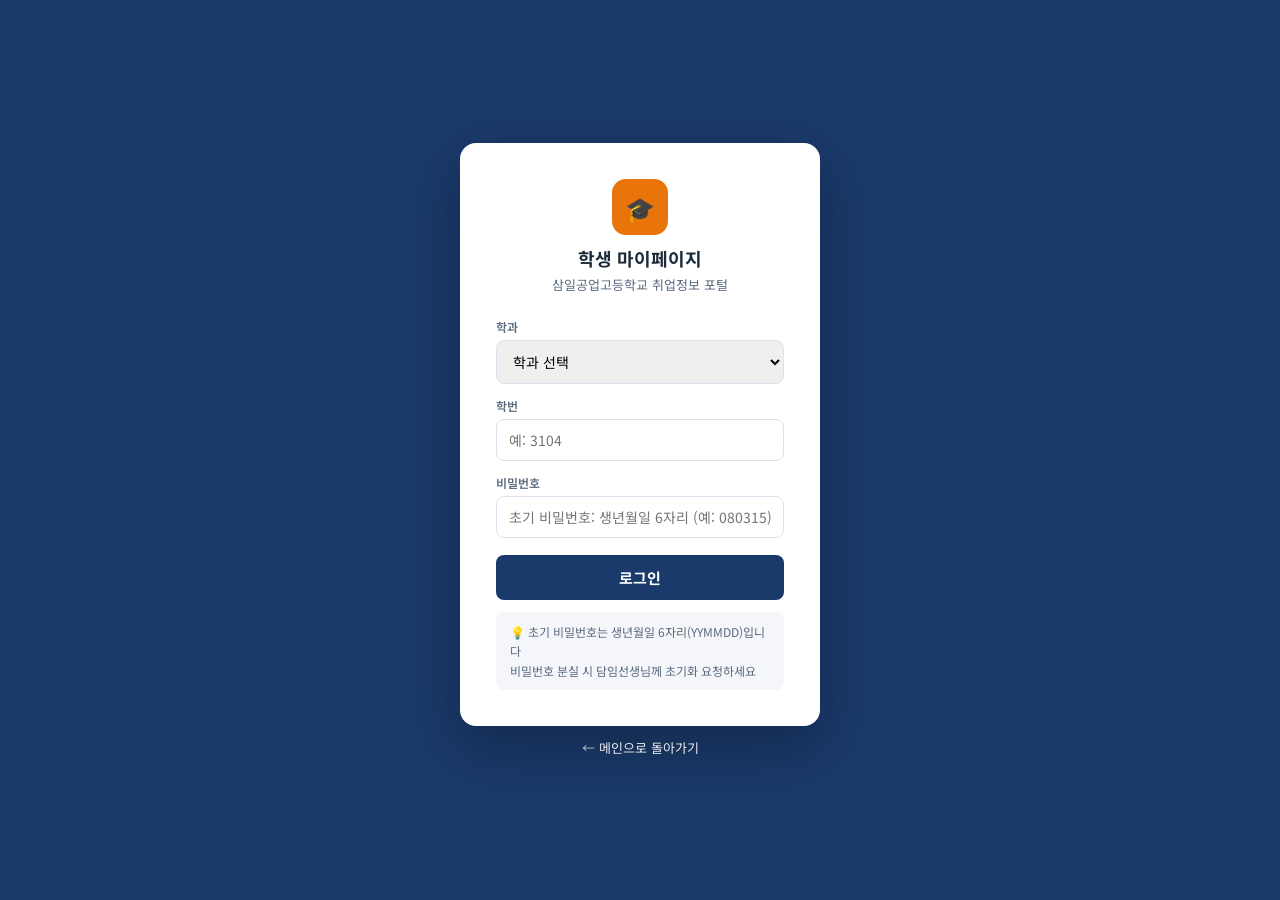
<file: student.html>
<!DOCTYPE html>
<html lang="ko">
<head>
<meta charset="UTF-8">
<meta name="viewport" content="width=device-width, initial-scale=1.0">
<title>학생 마이페이지 — 삼일공업고등학교 취업정보 포털</title>
<link href="https://fonts.googleapis.com/css2?family=Noto+Sans+KR:wght@300;400;500;700&display=swap" rel="stylesheet">
<style>
*{margin:0;padding:0;box-sizing:border-box}
:root{
  --primary:#1A3A6B;--primary-light:#2E5FAD;--accent:#E8740A;--accent-light:#FF9E3A;
  --bg:#F4F6FA;--card:#fff;--text:#1C2B3A;--text-sub:#5A6A7E;
  --border:#DDE3EE;--radius:12px;--shadow:0 2px 12px rgba(26,58,107,.10);
  --green:#38A169;--red:#E53E3E;--nav-h:60px;--sidebar:200px
}
body{font-family:'Noto Sans KR',sans-serif;background:var(--bg);color:var(--text)}

/* 로그인 */
.login-screen{position:fixed;inset:0;background:var(--primary);display:flex;align-items:center;justify-content:center;z-index:999;flex-direction:column}
.login-box{background:#fff;border-radius:16px;padding:36px;width:360px;box-shadow:0 20px 60px rgba(0,0,0,.3)}
.login-logo{text-align:center;margin-bottom:24px}
.login-logo .mark{width:56px;height:56px;background:var(--accent);border-radius:14px;display:inline-flex;align-items:center;justify-content:center;font-size:24px;margin-bottom:10px}
.login-logo h2{font-size:18px;font-weight:700}
.login-logo p{font-size:13px;color:var(--text-sub);margin-top:4px}
.form-group{margin-bottom:13px}
.form-group label{display:block;font-size:12px;font-weight:600;color:var(--text-sub);margin-bottom:5px}
.form-group input,.form-group select{width:100%;padding:10px 12px;border:1px solid var(--border);border-radius:8px;font-size:14px;font-family:inherit;outline:none;transition:.2s}
.form-group input:focus,.form-group select:focus{border-color:var(--primary-light)}
.btn-login{width:100%;padding:12px;background:var(--primary);color:#fff;border:none;border-radius:8px;font-size:15px;font-weight:700;cursor:pointer;font-family:inherit;margin-top:4px;transition:.2s}
.btn-login:hover{background:var(--primary-light)}
.login-hint{margin-top:12px;padding:10px 14px;background:var(--bg);border-radius:8px;font-size:12px;color:var(--text-sub);line-height:1.6}
.login-back{margin-top:12px;text-align:center;font-size:13px;color:rgba(255,255,255,.7)}
.login-back a{color:rgba(255,255,255,.9);text-decoration:none}
.login-back a:hover{color:#fff}

/* 네비게이션 */
nav.topnav{position:fixed;top:0;left:0;right:0;height:var(--nav-h);background:var(--primary);z-index:100;display:flex;align-items:center;justify-content:space-between;padding:0 24px;box-shadow:0 2px 8px rgba(0,0,0,.2)}
.nav-brand{display:flex;align-items:center;gap:10px}
.nav-logo{width:36px;height:36px;background:var(--accent);border-radius:8px;display:flex;align-items:center;justify-content:center;font-size:11px;font-weight:700;color:#fff;line-height:1.2;text-align:center}
.nav-title{color:#fff;font-weight:700;font-size:15px}
.nav-title span{color:rgba(255,255,255,.6);font-size:11px;display:block;font-weight:400}
.nav-info{display:flex;align-items:center;gap:10px}
.nav-student{color:rgba(255,255,255,.9);font-size:13px}
.nav-student strong{color:#fff}
.nav-btn{padding:7px 14px;border-radius:8px;font-size:13px;font-weight:600;cursor:pointer;border:none;font-family:inherit;transition:.15s}
.nav-btn-ghost{background:rgba(255,255,255,.15);color:#fff}
.nav-btn-ghost:hover{background:rgba(255,255,255,.25)}

/* 레이아웃 */
.layout{display:flex;padding-top:var(--nav-h);min-height:100vh}
.sidebar{width:var(--sidebar);background:#fff;border-right:1px solid var(--border);position:fixed;top:var(--nav-h);bottom:0;overflow-y:auto}
.side-nav{padding:12px 0}
.nav-section{padding:10px 16px 4px;font-size:10px;color:var(--text-sub);letter-spacing:.5px;font-weight:600}
.nav-item{display:flex;align-items:center;gap:10px;padding:11px 16px;color:var(--text-sub);cursor:pointer;transition:.15s;font-size:13px;border-left:3px solid transparent}
.nav-item:hover{background:var(--bg);color:var(--text)}
.nav-item.active{background:#EBF4FF;color:var(--primary);border-left-color:var(--primary);font-weight:600}
.nav-item .icon{font-size:16px;width:20px;text-align:center}
.nav-item .badge-count{background:var(--accent);color:#fff;font-size:10px;padding:1px 6px;border-radius:10px;font-weight:700;margin-left:auto}

.main{margin-left:var(--sidebar);flex:1;padding:24px}
.page-header{margin-bottom:20px}
.page-header h1{font-size:21px;font-weight:700}
.page-header p{font-size:13px;color:var(--text-sub);margin-top:4px}

/* 카드 */
.card{background:var(--card);border-radius:var(--radius);box-shadow:var(--shadow);padding:20px;margin-bottom:16px}
.card-title{font-size:15px;font-weight:700;margin-bottom:16px;display:flex;align-items:center;gap:8px}
.card-title::before{content:'';width:4px;height:18px;background:var(--accent);border-radius:2px}

/* 내 정보 카드 */
.profile-card{background:linear-gradient(135deg,var(--primary) 0%,var(--primary-light) 100%);border-radius:var(--radius);padding:24px;color:#fff;margin-bottom:16px;position:relative;overflow:hidden}
.profile-card::after{content:'';position:absolute;right:-20px;top:-20px;width:120px;height:120px;border-radius:50%;background:rgba(255,255,255,.06)}
.profile-card::before{content:'';position:absolute;right:30px;bottom:-30px;width:80px;height:80px;border-radius:50%;background:rgba(255,255,255,.04)}
.profile-name{font-size:22px;font-weight:700;margin-bottom:4px;position:relative;z-index:1}
.profile-meta{font-size:13px;opacity:.8;position:relative;z-index:1}
.profile-tags{display:flex;flex-wrap:wrap;gap:6px;margin-top:12px;position:relative;z-index:1}
.profile-tag{background:rgba(255,255,255,.15);border:1px solid rgba(255,255,255,.25);border-radius:20px;padding:4px 12px;font-size:12px}
.profile-stats{display:grid;grid-template-columns:repeat(3,1fr);gap:10px;margin-top:14px;position:relative;z-index:1}
.pstat{background:rgba(255,255,255,.12);border-radius:8px;padding:10px;text-align:center}
.pstat-num{font-size:20px;font-weight:700}
.pstat-label{font-size:10px;opacity:.75;margin-top:2px}

/* 대시보드 그리드 */
.dash-grid{display:grid;grid-template-columns:repeat(3,1fr);gap:14px;margin-bottom:16px}
.dash-card{background:var(--card);border-radius:var(--radius);padding:18px;box-shadow:var(--shadow);text-align:center}
.dash-num{font-size:28px;font-weight:700;color:var(--primary)}
.dash-label{font-size:12px;color:var(--text-sub);margin-top:4px}

/* 버튼 */
.btn{padding:8px 16px;border-radius:8px;font-size:13px;font-weight:600;cursor:pointer;border:none;font-family:inherit;transition:.15s}
.btn-primary{background:var(--primary);color:#fff}
.btn-primary:hover{background:var(--primary-light)}
.btn-accent{background:var(--accent);color:#fff}
.btn-accent:hover{background:var(--accent-light)}
.btn-ghost{background:none;border:1px solid var(--border);color:var(--text-sub)}
.btn-ghost:hover{border-color:var(--primary);color:var(--primary)}
.btn-sm{padding:5px 10px;font-size:12px}
.btn-group{display:flex;gap:8px;margin-top:12px}

/* 테이블 */
.tbl-wrap{overflow-x:auto}
table{width:100%;border-collapse:collapse;font-size:13px}
th{background:var(--bg);padding:10px 12px;text-align:left;font-weight:600;color:var(--text-sub);border-bottom:2px solid var(--border)}
td{padding:10px 12px;border-bottom:1px solid var(--border);vertical-align:middle}
tr:hover td{background:#fafbfd}
.badge{display:inline-block;padding:2px 8px;border-radius:12px;font-size:11px;font-weight:600}
.badge-green{background:#F0FFF4;color:var(--green)}
.badge-blue{background:#EBF4FF;color:var(--primary)}
.badge-gray{background:var(--bg);color:var(--text-sub)}
.badge-orange{background:#FFF3E0;color:var(--accent)}
.badge-red{background:#FFF5F5;color:var(--red)}

/* 알림 */
.alert{padding:10px 14px;border-radius:8px;font-size:13px;margin-bottom:12px}
.alert-success{background:#F0FFF4;color:var(--green);border:1px solid #C6F6D5}
.alert-error{background:#FFF5F5;color:var(--red);border:1px solid #FED7D7}
.alert-info{background:#EBF4FF;color:var(--primary);border:1px solid #BEE3F8}
.alert-warn{background:#FFFBEB;color:#D69E2E;border:1px solid #FAF089}

/* 탭 */
.tab-panel{display:none}.tab-panel.active{display:block}

/* 채용공고 카드 */
.jobs-grid{display:grid;grid-template-columns:repeat(auto-fill,minmax(300px,1fr));gap:14px;margin-bottom:16px}
.job-card{background:var(--card);border-radius:var(--radius);padding:16px;box-shadow:var(--shadow);border:1px solid var(--border);transition:.2s;cursor:pointer}
.job-card:hover{transform:translateY(-2px);border-color:var(--primary-light)}
.job-card.interested{border-color:var(--accent);border-width:1.5px}
.job-card.applied{border-color:var(--green);border-width:1.5px}
.job-company{font-size:12px;color:var(--text-sub);margin-bottom:3px;display:flex;align-items:center;gap:6px}
.job-rec{background:var(--accent);color:#fff;font-size:10px;padding:1px 6px;border-radius:4px;font-weight:600}
.job-status-badge{font-size:10px;padding:1px 6px;border-radius:4px;font-weight:600}
.job-status-badge.applied{background:#F0FFF4;color:var(--green)}
.job-status-badge.interested{background:#FFF3E0;color:var(--accent)}
.job-title{font-size:15px;font-weight:700;margin-bottom:8px}
.job-tags{display:flex;flex-wrap:wrap;gap:5px;margin-bottom:8px}
.job-tag{background:var(--bg);color:var(--text-sub);font-size:11px;padding:3px 8px;border-radius:20px;border:1px solid var(--border)}
.job-footer{display:flex;justify-content:space-between;align-items:center;border-top:1px solid var(--border);padding-top:10px;font-size:12px}
.deadline-urgent{color:var(--red);font-weight:600}
.job-detail{color:var(--primary-light);font-weight:600;font-size:12px}

/* 검색 / 필터 */
.filter-bar{display:flex;gap:8px;margin-bottom:16px;flex-wrap:wrap}
.filter-bar input{flex:1;min-width:160px;padding:9px 12px;border:1px solid var(--border);border-radius:8px;font-size:13px;font-family:inherit;outline:none}
.filter-bar input:focus{border-color:var(--primary-light)}
.filter-select{padding:9px 12px;border:1px solid var(--border);border-radius:8px;font-size:13px;font-family:inherit;outline:none;background:#fff}

/* 빈 상태 */
.empty-state{text-align:center;padding:48px 24px;color:var(--text-sub)}
.empty-state .empty-icon{font-size:40px;margin-bottom:12px}
.empty-state p{font-size:14px}

/* 상세 모달 */
.modal-overlay{display:none;position:fixed;inset:0;background:rgba(0,0,0,.5);z-index:200;align-items:center;justify-content:center;padding:16px}
.modal-overlay.open{display:flex}
.modal{background:#fff;border-radius:16px;max-width:540px;width:100%;max-height:88vh;overflow-y:auto}
.modal-sm{max-width:380px}
.modal-header{padding:18px 18px 14px;border-bottom:1px solid var(--border);display:flex;justify-content:space-between;align-items:flex-start;position:sticky;top:0;background:#fff;border-radius:16px 16px 0 0}
.modal-close{background:none;border:none;font-size:22px;cursor:pointer;color:var(--text-sub);line-height:1}
.modal-body{padding:18px}
.modal-company{font-size:12px;color:var(--text-sub);margin-bottom:3px}
.modal-title{font-size:19px;font-weight:700;margin-bottom:14px}
.info-grid{display:grid;grid-template-columns:1fr 1fr;gap:10px;margin-bottom:14px}
.info-item{background:var(--bg);border-radius:8px;padding:10px 12px}
.info-label{font-size:11px;color:var(--text-sub);margin-bottom:2px}
.info-value{font-size:14px;font-weight:600}
.recommend-box{background:#FFF3E0;border-radius:8px;padding:10px 14px;margin-bottom:14px;font-size:13px;border-left:3px solid var(--accent)}
.modal-desc{font-size:14px;line-height:1.75;white-space:pre-line;color:var(--text-sub)}
.modal-action-row{display:flex;gap:10px;margin-top:16px}
.btn-interest{flex:1;padding:12px;border:2px solid var(--border);border-radius:10px;font-size:14px;font-weight:600;cursor:pointer;background:#fff;color:var(--text-sub);transition:.2s;font-family:inherit}
.btn-interest.on{border-color:var(--accent);color:var(--accent);background:#FFF3E0}
.btn-apply{flex:2;padding:12px;background:var(--primary);color:#fff;border:none;border-radius:10px;font-size:14px;font-weight:700;cursor:pointer;font-family:inherit;transition:.2s}
.btn-apply:hover{background:var(--primary-light)}
.btn-apply.applied{background:var(--green)}
.btn-apply.applied:hover{background:#2F8A5A}
.btn-apply-cancel{flex:2;padding:12px;background:var(--bg);color:var(--red);border:2px solid var(--red);border-radius:10px;font-size:14px;font-weight:700;cursor:pointer;font-family:inherit;transition:.2s}
.btn-apply-cancel:hover{background:#FFF5F5}

/* 지원서 작성 모달 */
.apply-form .form-group{margin-bottom:13px}
.apply-form textarea{width:100%;padding:10px 12px;border:1px solid var(--border);border-radius:8px;font-size:13px;font-family:inherit;outline:none;resize:vertical;min-height:80px;transition:.2s}
.apply-form textarea:focus{border-color:var(--primary-light)}
.char-count{font-size:11px;color:var(--text-sub);text-align:right;margin-top:3px}

/* 비밀번호 변경 */
.pw-section{max-width:420px}

/* 취업 아카이브 */
.archive-item{background:var(--card);border-radius:var(--radius);padding:16px;box-shadow:var(--shadow);border:1px solid var(--border);margin-bottom:10px;display:flex;align-items:center;gap:14px}
.archive-avatar{width:44px;height:44px;border-radius:50%;background:var(--primary);display:flex;align-items:center;justify-content:center;color:#fff;font-weight:700;font-size:16px;flex-shrink:0}
.archive-info{flex:1}
.archive-name{font-weight:700;font-size:14px;margin-bottom:2px}
.archive-meta{font-size:12px;color:var(--text-sub)}
.archive-company{font-size:13px;color:var(--primary-light);font-weight:600;margin-top:2px}

/* 공고 없음 빈 상태 */
.no-jobs{text-align:center;padding:40px;color:var(--text-sub)}

@media(max-width:768px){
  .sidebar{display:none}
  .main{margin-left:0;padding:16px}
  .dash-grid{grid-template-columns:1fr 1fr}
  .profile-stats{grid-template-columns:repeat(3,1fr)}
  .nav-student{display:none}
  .jobs-grid{grid-template-columns:1fr}
}

/* 성적요약 카드 */
.grade-summary-grid{display:grid;grid-template-columns:repeat(3,1fr);gap:10px}
.grade-summary-card{background:var(--bg);border-radius:10px;padding:14px;text-align:center}
.grade-summary-card.highlight{background:#EBF4FF;border:1px solid #BEE3F8}
.gs-label{font-size:11px;color:var(--text-sub);margin-bottom:6px}
.gs-grade{font-size:26px;font-weight:700;color:var(--primary);line-height:1}
.gs-unit{font-size:11px;color:var(--text-sub);margin-top:3px}
/* 자격증/동아리/임원 리스트 */
.spec-item{display:flex;justify-content:space-between;align-items:center;padding:8px 12px;background:var(--bg);border-radius:8px;margin-bottom:6px;font-size:13px}
.spec-item-name{font-weight:600}
.spec-item-meta{font-size:11px;color:var(--text-sub);text-align:right}
@media(max-width:600px){.grade-summary-grid{grid-template-columns:1fr}}
</style>
</head>
<body>

<!-- 로그인 화면 -->
<div class="login-screen" id="loginScreen">
  <div class="login-box">
    <div class="login-logo">
      <div class="mark">🎓</div>
      <h2>학생 마이페이지</h2>
      <p>삼일공업고등학교 취업정보 포털</p>
    </div>
    <div class="form-group">
      <label>학과</label>
      <select id="l-dept">
        <option value="">학과 선택</option>
      </select>
    </div>
    <div class="form-group">
      <label>학번</label>
      <input id="l-id" placeholder="예: 3104" onkeydown="if(event.key==='Enter')tryLogin()">
    </div>
    <div class="form-group">
      <label>비밀번호</label>
      <input type="password" id="l-pw" placeholder="초기 비밀번호: 생년월일 6자리 (예: 080315)" onkeydown="if(event.key==='Enter')tryLogin()">
    </div>
    <button class="btn-login" onclick="tryLogin()">로그인</button>
    <div class="login-hint">💡 초기 비밀번호는 생년월일 6자리(YYMMDD)입니다<br>비밀번호 분실 시 담임선생님께 초기화 요청하세요</div>
  </div>
  <div class="login-back">← <a href="index.html">메인으로 돌아가기</a></div>
</div>

<!-- 네비게이션 -->
<nav class="topnav" id="topNav" style="display:none">
  <div class="nav-brand">
    <div class="nav-logo">삼일<br>공고</div>
    <div class="nav-title">학생 마이페이지<span>SAMIL JOBS</span></div>
  </div>
  <div class="nav-info">
    <div class="nav-student" id="navStudentInfo"></div>
    <button class="nav-btn nav-btn-ghost" onclick="openPwModal()">🔑 PW변경</button>
    <a href="index.html" class="nav-btn nav-btn-ghost" style="text-decoration:none">🏠 홈으로</a>
    <button class="nav-btn nav-btn-ghost" onclick="logout()">로그아웃</button>
  </div>
</nav>

<!-- 레이아웃 -->
<div class="layout" id="appLayout" style="display:none">
  <!-- 사이드바 -->
  <div class="sidebar">
    <div class="side-nav">
      <div class="nav-section">내 취업활동</div>
      <div class="nav-item active" onclick="showTab('dashboard',this)"><span class="icon">📊</span>내 현황</div>
      <div class="nav-item" onclick="showTab('jobs',this)"><span class="icon">📋</span>채용공고</div>
      <div class="nav-item" onclick="showTab('interest',this)">
        <span class="icon">❤️</span>관심 공고
        <span class="badge-count" id="interestCount" style="display:none">0</span>
      </div>
      <div class="nav-item" onclick="showTab('applications',this)">
        <span class="icon">📝</span>지원 현황
        <span class="badge-count" id="applyCount" style="display:none">0</span>
      </div>
      <div class="nav-section">정보</div>
      <div class="nav-item" onclick="showTab('archive',this)"><span class="icon">🏆</span>선배 취업아카이브</div>
    </div>
  </div>

  <!-- 메인 -->
  <div class="main">

    <!-- 내 현황 대시보드 -->
    <div class="tab-panel active" id="tab-dashboard">
      <div class="profile-card" id="profileCard">
        <div class="profile-name" id="profileName">—</div>
        <div class="profile-meta" id="profileMeta">—</div>
        <div class="profile-tags" id="profileTags"></div>
        <div class="profile-stats">
          <div class="pstat"><div class="pstat-num" id="ps-interest">0</div><div class="pstat-label">관심 공고</div></div>
          <div class="pstat"><div class="pstat-num" id="ps-apply">0</div><div class="pstat-label">지원 공고</div></div>
          <div class="pstat"><div class="pstat-num" id="ps-certs">0</div><div class="pstat-label">자격증</div></div>
        </div>
      </div>

      <div class="dash-grid">
        <div class="dash-card"><div class="dash-num" id="d-active">0</div><div class="dash-label">진행중 공고</div></div>
        <div class="dash-card"><div class="dash-num" id="d-rec">0</div><div class="dash-label">우리학과 추천</div></div>
        <div class="dash-card"><div class="dash-num" id="d-close">0</div><div class="dash-label">마감임박(7일내)</div></div>
      </div>

      <div class="card">
        <div class="card-title">내 정보</div>
        <table>
          <tbody id="myInfoTb"></tbody>
        </table>
      </div>

      <!-- 성적요약 -->
      <div class="card" id="gradeCard">
        <div class="card-title">성적요약</div>
        <div id="gradeSummaryWrap">
          <div class="grade-summary-grid">
            <div class="grade-summary-card highlight">
              <div class="gs-label">전 과목 평균등급</div>
              <div class="gs-grade" id="g-allGrade">—</div>
              <div class="gs-unit" id="g-allUnit">—</div>
            </div>
            <div class="grade-summary-card">
              <div class="gs-label">보통교과 평균등급</div>
              <div class="gs-grade" id="g-genGrade">—</div>
              <div class="gs-unit" id="g-genUnit">—</div>
            </div>
            <div class="grade-summary-card">
              <div class="gs-label">전문교과 평균등급</div>
              <div class="gs-grade" id="g-proGrade">—</div>
              <div class="gs-unit" id="g-proUnit">—</div>
            </div>
          </div>
          <div id="g-notice" style="margin-top:10px;font-size:12px;color:var(--text-sub)"></div>
        </div>
      </div>

      <!-- 내 스펙 (자격증 + 동아리 + 임원) -->
      <div class="card">
        <div class="card-title">내 스펙</div>
        <div style="display:grid;grid-template-columns:1fr 1fr 1fr;gap:12px" id="specWrap">
          <div>
            <div style="font-size:12px;font-weight:700;color:var(--text-sub);margin-bottom:8px">📜 자격증</div>
            <div id="spec-certs"></div>
          </div>
          <div>
            <div style="font-size:12px;font-weight:700;color:var(--text-sub);margin-bottom:8px">🎯 동아리</div>
            <div id="spec-clubs"></div>
          </div>
          <div>
            <div style="font-size:12px;font-weight:700;color:var(--text-sub);margin-bottom:8px">🏅 임원</div>
            <div id="spec-leaders"></div>
          </div>
        </div>
      </div>

      <div class="card">
        <div class="card-title">내 학과 관련 최신 공고</div>
        <div id="dashJobList"></div>
      </div>
    </div>

    <!-- 채용공고 -->
    <div class="tab-panel" id="tab-jobs">
      <div class="page-header">
        <h1>채용공고</h1>
        <p>현재 진행 중인 채용공고를 확인하고 지원하세요.</p>
      </div>
      <div class="filter-bar">
        <input id="jobSearch" placeholder="기업명 또는 직무 검색" oninput="renderJobs()">
        <select class="filter-select" id="jobFilter" onchange="renderJobs()">
          <option value="all">전체 공고</option>
          <option value="my">우리 학과</option>
          <option value="rec">학교장 추천</option>
        </select>
      </div>
      <div class="jobs-grid" id="jobGrid"></div>
      <div id="jobEmpty" class="no-jobs" style="display:none">
        <div style="font-size:36px;margin-bottom:10px">📭</div>
        <p>조건에 맞는 채용공고가 없습니다.</p>
      </div>
    </div>

    <!-- 관심 공고 -->
    <div class="tab-panel" id="tab-interest">
      <div class="page-header">
        <h1>관심 공고</h1>
        <p>관심 등록한 채용공고 목록입니다.</p>
      </div>
      <div id="interestList"></div>
    </div>

    <!-- 지원 현황 -->
    <div class="tab-panel" id="tab-applications">
      <div class="page-header">
        <h1>지원 현황</h1>
        <p>지원한 채용공고의 현황을 확인하세요.</p>
      </div>
      <div class="card">
        <div class="alert alert-info">📌 Google Sheets 연동 후 실제 지원 현황이 반영됩니다. 현재는 시뮬레이션 데이터입니다.</div>
        <div class="tbl-wrap">
          <table>
            <thead><tr><th>기업명</th><th>직무</th><th>지원일</th><th>상태</th><th>관리</th></tr></thead>
            <tbody id="applyTb"></tbody>
          </table>
        </div>
      </div>
    </div>

    <!-- 선배 취업아카이브 -->
    <div class="tab-panel" id="tab-archive">
      <div class="page-header">
        <h1>선배 취업아카이브</h1>
        <p>우리 학교 졸업생들의 취업 사례를 확인하세요.</p>
      </div>
      <div class="alert alert-info" style="margin-bottom:16px">📌 Google Sheets 연동 후 실제 데이터가 표시됩니다. 아래는 샘플 데이터입니다.</div>
      <div id="archiveList"></div>
    </div>

  </div>
</div>

<!-- 채용공고 상세 모달 -->
<div class="modal-overlay" id="jobModal" onclick="closeModal('jobModal',event)">
  <div class="modal">
    <div class="modal-header">
      <div>
        <div class="modal-company" id="m-co"></div>
        <div class="modal-title" id="m-title"></div>
      </div>
      <button class="modal-close" onclick="closeModal('jobModal')">✕</button>
    </div>
    <div class="modal-body">
      <div class="info-grid">
        <div class="info-item"><div class="info-label">직무</div><div class="info-value" id="m-job"></div></div>
        <div class="info-item"><div class="info-label">근무지</div><div class="info-value" id="m-loc"></div></div>
        <div class="info-item"><div class="info-label">모집인원</div><div class="info-value" id="m-cnt"></div></div>
        <div class="info-item"><div class="info-label">마감일</div><div class="info-value" id="m-dl"></div></div>
      </div>
      <div id="m-rec" style="display:none" class="recommend-box">🏫 <strong>학교장 추천전형</strong> — 추천 인원: <span id="m-reccnt"></span>명</div>
      <div class="modal-desc" id="m-desc"></div>
      <div id="m-files" style="display:none;margin-top:14px">
        <div style="font-size:13px;font-weight:600;color:var(--text-sub);margin-bottom:8px">📎 붙임파일</div>
        <div id="m-file-list"></div>
      </div>
      <div class="modal-action-row" id="m-actions"></div>
    </div>
  </div>
</div>

<!-- 지원하기 확인 모달 -->
<div class="modal-overlay" id="applyModal" onclick="closeModal('applyModal',event)">
  <div class="modal modal-sm">
    <div class="modal-header">
      <div style="font-size:16px;font-weight:700">✍️ 지원하기</div>
      <button class="modal-close" onclick="closeModal('applyModal')">✕</button>
    </div>
    <div class="modal-body apply-form">
      <div class="alert alert-warn">📌 학교장 추천전형은 담임선생님의 확인이 필요합니다.</div>
      <div id="applyTargetInfo" style="background:var(--bg);border-radius:8px;padding:12px;margin-bottom:14px;font-size:13px"></div>
      <div class="form-group">
        <label>자기소개 (선택)</label>
        <textarea id="applyMsg" placeholder="지원 동기나 간단한 자기소개를 입력하세요." oninput="updateCharCount()"></textarea>
        <div class="char-count"><span id="charCount">0</span> / 300자</div>
      </div>
      <div style="display:flex;gap:8px">
        <button class="btn btn-accent" style="flex:1" onclick="confirmApply()">✅ 지원 확정</button>
        <button class="btn btn-ghost" style="flex:1" onclick="closeModal('applyModal')">취소</button>
      </div>
    </div>
  </div>
</div>

<!-- 비밀번호 변경 모달 -->
<div class="modal-overlay" id="pwModal" onclick="closeModal('pwModal',event)">
  <div class="modal modal-sm">
    <div class="modal-header">
      <div style="font-size:16px;font-weight:700">🔑 비밀번호 변경</div>
      <button class="modal-close" onclick="closeModal('pwModal')">✕</button>
    </div>
    <div class="modal-body">
      <div class="form-group"><label>현재 비밀번호</label><input type="password" id="pw-cur"></div>
      <div class="form-group"><label>새 비밀번호</label><input type="password" id="pw-new"></div>
      <div class="form-group"><label>비밀번호 확인</label><input type="password" id="pw-cf"></div>
      <div id="pw-alert" style="margin-top:8px"></div>
      <div style="display:flex;gap:8px;margin-top:12px">
        <button class="btn btn-accent" style="flex:1" onclick="changePw()">변경</button>
        <button class="btn btn-ghost" style="flex:1" onclick="closeModal('pwModal')">취소</button>
      </div>
    </div>
  </div>
</div>

<script>
// ── 상태 ──
let DB  = {};
let ME  = null;   // 현재 로그인 학생
let currentJobIdx = null;

function saveDB(){ localStorage.setItem('samilAdmin', JSON.stringify(DB)); }

// ── 관심/지원 헬퍼 (학생별 분리) ──
function getInterests(){
  if(!ME) return [];
  return JSON.parse(localStorage.getItem('interests_'+ME.id)||'[]');
}
function setInterests(arr){
  if(!ME) return;
  localStorage.setItem('interests_'+ME.id, JSON.stringify(arr));
}
function getApplications(){
  if(!ME) return [];
  return (DB.applications||[]).filter(a=>a.studentId===ME.id);
}
function hasApplied(jobId){
  return getApplications().some(a=>a.jobId===jobId);
}

// ── 로그인 ──
window.addEventListener('DOMContentLoaded', async ()=>{
  // 학과 드롭다운 채우기 (Sheets)
  const sel = document.getElementById('l-dept');
  try {
    const deptsRes = await SAMIL_API.getDepts();
    const depts = deptsRes.success && deptsRes.data.length ? deptsRes.data : [];
    if(depts.length){
      depts.forEach(d=>{ const o=document.createElement('option'); o.value=d.name; o.textContent=d.name; sel.appendChild(o); });
    } else {
      // 폴백: 기본 학과
      ['전자과','기계과','전기과','화학공업과','건설과','반도체과','사물인터넷과']
        .forEach(d=>{ const o=document.createElement('option'); o.value=d; o.textContent=d; sel.appendChild(o); });
    }
  } catch(e) {
    ['전자과','기계과','전기과','화학공업과','건설과','반도체과','사물인터넷과']
      .forEach(d=>{ const o=document.createElement('option'); o.value=d; o.textContent=d; sel.appendChild(o); });
  }

  // 세션 자동 로그인
  const savedME = sessionStorage.getItem('samilStudentME');
  if(savedME){
    try{
      ME = JSON.parse(savedME);
      if(ME){ sel.value=ME.dept; await enterApp(); return; }
    }catch(e){}
  }
  document.getElementById('loginScreen').style.display='flex';
});

async function tryLogin(){
  const dept = document.getElementById('l-dept').value;
  const id   = document.getElementById('l-id').value.trim();
  const pw   = document.getElementById('l-pw').value;
  if(!dept){ alert('학과를 선택하세요'); return; }
  if(!id||!pw){ alert('학번과 비밀번호를 입력하세요'); return; }

  const btn = document.querySelector('#loginScreen .btn-login');
  if(btn){ btn.textContent='확인중…'; btn.disabled=true; }

  const res = await SAMIL_API.loginStudent(dept, id, pw);

  if(btn){ btn.textContent='로그인'; btn.disabled=false; }

  if(res.success){
    ME = res.student;
    sessionStorage.setItem('samilStudentAuth', ME.id);
    sessionStorage.setItem('samilStudentME', JSON.stringify(ME));
    document.getElementById('loginScreen').style.display='none';
    await enterApp();
  } else {
    document.getElementById('l-pw').value='';
    alert(res.error||'학과/학번/비밀번호가 일치하지 않습니다.');
  }
}

function logout(){
  ME = null;
  sessionStorage.removeItem('samilStudentAuth');
  sessionStorage.removeItem('samilStudentME');
  document.getElementById('topNav').style.display='none';
  document.getElementById('appLayout').style.display='none';
  document.getElementById('loginScreen').style.display='flex';
  document.getElementById('l-pw').value='';
}

async function enterApp(){
  document.getElementById('topNav').style.display='flex';
  document.getElementById('appLayout').style.display='flex';
  // 채용공고 Sheets에서 로드
  try{
    const jobsRes = await SAMIL_API.getJobs(true);
    if(jobsRes.success) DB.jobs = jobsRes.data;
    const archRes = await SAMIL_API.getArchive();
    if(archRes.success) DB.archive = archRes.data;
  }catch(e){ console.warn('Sheets 채용공고 로드 실패:', e); }
  document.getElementById('navStudentInfo').innerHTML =
    `<strong>${ME.name}</strong> | ${ME.dept} ${ME.grade||''}학년 ${ME.cls||''}반`;
  initDashboard();
  renderJobs();
  renderInterest();
  renderApplications();
  renderArchive();
  updateBadges();
}

// ── 대시보드 ──
function initDashboard(){
  const interests = getInterests();
  const apps      = getApplications();
  const jobs      = getActiveJobs();

  // 프로필 카드
  document.getElementById('profileName').textContent = ME.name + ' 학생';
  document.getElementById('profileMeta').textContent =
    `${ME.dept} ${ME.grade||''}학년 ${ME.cls||''}반 | 학번: ${ME.id}`;
  document.getElementById('profileTags').innerHTML =
    `<span class="profile-tag">🎓 ${ME.dept}</span>` +
    (ME.certCount ? `<span class="profile-tag">📜 자격증 ${ME.certCount}개</span>` : '') +
    (ME.teacher && ME.teacher!=='—' ? `<span class="profile-tag">👩‍🏫 담임: ${ME.teacher}</span>` : '');

  document.getElementById('ps-interest').textContent = interests.length;
  document.getElementById('ps-apply').textContent    = apps.length;
  document.getElementById('ps-certs').textContent    = ME.certCount||0;

  // 요약 카드
  const myJobs = jobs.filter(j=>(j.tags||[]).some(t=>ME.dept.includes(t)||t.includes(ME.dept.replace('과',''))));
  const closeJobs = jobs.filter(j=>{ const d=new Date(j.dl); const diff=Math.ceil((d-new Date())/86400000); return diff>=0&&diff<=7; });
  const recJobs = myJobs.filter(j=>j.rec);
  document.getElementById('d-active').textContent = jobs.length;
  document.getElementById('d-rec').textContent    = recJobs.length;
  document.getElementById('d-close').textContent  = closeJobs.length;

  // 내 정보 테이블
  document.getElementById('myInfoTb').innerHTML = `
    <tr><th style="width:100px;color:var(--text-sub);font-weight:500;font-size:13px">이름</th><td style="font-size:13px">${ME.name}</td><th style="width:100px;color:var(--text-sub);font-weight:500;font-size:13px">학번</th><td style="font-size:13px">${ME.id}</td></tr>
    <tr><th style="color:var(--text-sub);font-weight:500;font-size:13px">학과</th><td style="font-size:13px">${ME.dept}</td><th style="color:var(--text-sub);font-weight:500;font-size:13px">학년/반</th><td style="font-size:13px">${ME.grade||'—'}학년 ${ME.cls||'—'}반</td></tr>
    <tr><th style="color:var(--text-sub);font-weight:500;font-size:13px">담임교사</th><td style="font-size:13px">${ME.teacher||'—'}</td><th style="color:var(--text-sub);font-weight:500;font-size:13px">자격증</th><td style="font-size:13px">${ME.certCount||0}개</td></tr>
    <tr><th style="color:var(--text-sub);font-weight:500;font-size:13px">성별</th><td style="font-size:13px">${ME.gender||'—'}</td><th style="color:var(--text-sub);font-weight:500;font-size:13px">생년월일</th><td style="font-size:13px">${ME.birth||'—'}</td></tr>`;

  // 성적요약
  const sm = ME.summary;
  if(sm){
    document.getElementById('g-allGrade').textContent = sm.allGrade||'—';
    document.getElementById('g-allUnit').textContent  = sm.allUnit ? `이수 ${sm.allUnit}학점` : '';
    document.getElementById('g-genGrade').textContent = sm.genGrade||'—';
    document.getElementById('g-genUnit').textContent  = sm.genUnit ? `이수 ${sm.genUnit}학점` : '';
    document.getElementById('g-proGrade').textContent = sm.proGrade||'—';
    document.getElementById('g-proUnit').textContent  = sm.proUnit ? `이수 ${sm.proUnit}학점` : '';
    document.getElementById('g-notice').textContent   = '※ 생활기록부 업로드 기준 성적요약입니다.';
  } else {
    ['allGrade','genGrade','proGrade'].forEach(k=>document.getElementById('g-'+k).textContent='—');
    document.getElementById('g-notice').textContent = '📌 담임선생님이 생기부를 업로드하면 성적이 표시됩니다.';
  }

  // 스펙 — 자격증
  const myCerts = ME.certs||[];
  document.getElementById('spec-certs').innerHTML = myCerts.length
    ? myCerts.map(c=>`<div class="spec-item" style="flex-direction:column;align-items:flex-start;gap:2px">
        <div class="spec-item-name">${c.name}</div>
        <div class="spec-item-meta">${c.date||''} ${c.agency?'· '+c.agency:''}</div>
      </div>`).join('')
    : '<div style="font-size:12px;color:var(--text-sub);padding:8px 0">없음</div>';

  // 스펙 — 동아리
  const myClubs = ME.clubs||[];
  document.getElementById('spec-clubs').innerHTML = myClubs.length
    ? myClubs.map(cl=>`<div class="spec-item" style="flex-direction:column;align-items:flex-start;gap:2px">
        <div class="spec-item-name">${cl.name}</div>
        <div class="spec-item-meta">${cl.grade}학년 · ${cl.type||''}${cl.hours?' · '+cl.hours+'시간':''}</div>
      </div>`).join('')
    : '<div style="font-size:12px;color:var(--text-sub);padding:8px 0">없음</div>';

  // 스펙 — 임원
  const myLeaders = ME.leaders||[];
  document.getElementById('spec-leaders').innerHTML = myLeaders.length
    ? myLeaders.map(l=>`<div class="spec-item" style="flex-direction:column;align-items:flex-start;gap:2px">
        <div class="spec-item-name">${l.role}</div>
        <div class="spec-item-meta">${l.startYear}~${l.endYear}</div>
      </div>`).join('')
    : '<div style="font-size:12px;color:var(--text-sub);padding:8px 0">없음</div>';

  // 내 학과 최신 공고 (최대 3개)
  const related = getActiveJobs().filter(j=>(j.tags||[]).some(t=>ME.dept.includes(t)||t.includes(ME.dept.replace('과','')))).slice(0,3);
  if(!related.length){
    document.getElementById('dashJobList').innerHTML='<div style="color:var(--text-sub);font-size:13px;padding:8px 0">관련 채용공고가 없습니다.</div>';
  } else {
    document.getElementById('dashJobList').innerHTML = related.map((j,i)=>jobCardHTML(j,i,'dash')).join('');
  }
}

// ── 채용공고 ──
function getActiveJobs(){
  const _db=JSON.parse(localStorage.getItem('samilAdmin')||'{}');
  const live=(_db.jobs||[]).filter(j=>j.active).map((j,i)=>({...j,id:j.id!=null?j.id:i}));
  if(live.length) return live;
  // 샘플 데이터 (admin에서 공고 등록 전)
  return [
    {id:0,co:'(주)삼성전자',title:'전자기기 생산',job:'전자기기 생산',loc:'수원',cnt:3,
     dl:'2026.09.30',tags:['전자과','반도체과'],rec:true,recCnt:2,
     desc:'전자기기 생산 및 품질 관리 업무',active:true},
    {id:1,co:'LG이노텍',title:'PCB 생산',job:'PCB 생산',loc:'평택',cnt:5,
     dl:'2026.09.10',tags:['전자과'],rec:false,recCnt:0,
     desc:'PCB 생산 라인 운영 및 품질 검사',active:true},
    {id:2,co:'(주)현대모비스',title:'자동차 부품 제조',job:'자동차 부품 제조',loc:'화성',cnt:4,
     dl:'2026.09.20',tags:['기계과'],rec:true,recCnt:3,
     desc:'자동차 부품 제조 및 조립 업무',active:true},
    {id:3,co:'(주)LS일렉트릭',title:'전기 시공',job:'전기 시공',loc:'안양',cnt:6,
     dl:'2026.10.20',tags:['전기과'],rec:true,recCnt:4,
     desc:'전기 시공 및 유지보수 업무',active:true},
    {id:4,co:'KT&G',title:'설비 유지보수',job:'설비 유지보수',loc:'수원',cnt:2,
     dl:'2026.10.01',tags:['기계과','전기과'],rec:false,recCnt:0,
     desc:'생산 설비 유지보수 및 점검',active:true},
    {id:5,co:'(주)SK하이닉스',title:'반도체 공정',job:'반도체 공정',loc:'이천',cnt:4,
     dl:'2026.10.15',tags:['반도체과','전자과'],rec:true,recCnt:2,
     desc:'반도체 생산 공정 운영 및 관리',active:true},
    {id:6,co:'삼성SDI',title:'배터리 생산',job:'배터리 생산',loc:'수원',cnt:5,
     dl:'2026.09.15',tags:['화학공업과','전자과'],rec:false,recCnt:0,
     desc:'배터리 셀 생산 및 품질 검사',active:true},
    {id:7,co:'(주)현대건설',title:'현장 시공 관리',job:'현장 시공 관리',loc:'서울',cnt:3,
     dl:'2026.10.10',tags:['건설과'],rec:false,recCnt:0,
     desc:'건설 현장 관리 및 안전 감독',active:true},
  ];
}

function renderJobs(){
  const q      = (document.getElementById('jobSearch').value||'').toLowerCase();
  const filter = document.getElementById('jobFilter').value;
  const interests = getInterests();
  let jobs = getActiveJobs();

  if(q) jobs = jobs.filter(j=>(j.co||'').toLowerCase().includes(q)||(j.title||'').toLowerCase().includes(q)||(j.job||'').toLowerCase().includes(q));
  if(filter==='my') jobs = jobs.filter(j=>(j.tags||[]).some(t=>ME.dept.includes(t)||t.includes(ME.dept.replace('과',''))));
  if(filter==='rec') jobs = jobs.filter(j=>j.rec);

  if(!jobs.length){
    document.getElementById('jobGrid').innerHTML='';
    document.getElementById('jobEmpty').style.display='block';
  } else {
    document.getElementById('jobEmpty').style.display='none';
    document.getElementById('jobGrid').innerHTML = jobs.map((j,i)=>jobCardHTML(j,i,'grid')).join('');
  }
}

function jobCardHTML(j,i,mode){
  const today = new Date();
  const dl    = new Date((j.dl||'').replace(/\./g,'-'));
  const diff  = Math.ceil((dl-today)/86400000);
  const urg   = diff>=0&&diff<=7;
  const interests = getInterests();
  const onInterest = interests.includes(j.id!=null?j.id:i);
  const onApply    = hasApplied(j.id!=null?j.id:i);
  const jid = j.id!=null?j.id:i;

  return `<div class="job-card${onInterest?' interested':''}${onApply?' applied':''}" onclick="openJob(${jid})">
    <div class="job-company">${j.co}
      ${j.rec?'<span class="job-rec">학교장추천</span>':''}
      ${onApply?'<span class="job-status-badge applied">✅ 지원완료</span>':''}
      ${onInterest&&!onApply?'<span class="job-status-badge interested">❤️ 관심</span>':''}
    </div>
    <div class="job-title">${j.title||j.job}</div>
    <div class="job-tags">
      ${(j.tags||[]).map(t=>`<span class="job-tag">${t}</span>`).join('')}
      <span class="job-tag">📍${j.loc}</span>
      <span class="job-tag">👤${j.cnt}명</span>
    </div>
    <div class="job-footer">
      <span class="${urg?'deadline-urgent':'job-deadline'}">마감 ${j.dl}${urg?' ⚠':''}</span>
      <span class="job-detail">상세보기 →</span>
    </div>
  </div>`;
}

function openJob(jid){
  currentJobIdx = jid;
  const jobs = getActiveJobs();
  const j = jobs.find(x=>x.id===jid)||jobs[jid]||jobs[0];
  if(!j) return;

  document.getElementById('m-co').textContent = j.co;
  document.getElementById('m-title').textContent = j.title||j.job;
  document.getElementById('m-job').textContent = j.job;
  document.getElementById('m-loc').textContent = j.loc;
  document.getElementById('m-cnt').textContent = (j.cnt||'—')+'명';
  document.getElementById('m-dl').textContent  = j.dl;
  document.getElementById('m-desc').textContent = j.desc||'상세 정보 없음';
  document.getElementById('m-rec').style.display = j.rec?'block':'none';
  if(j.rec) document.getElementById('m-reccnt').textContent = j.recCnt;

  // 파일
  const fWrap = document.getElementById('m-files');
  const fList = document.getElementById('m-file-list');
  if(j.files&&j.files.length){
    fList.innerHTML = j.files.map(f=>`<a style="display:flex;align-items:center;gap:8px;padding:8px 12px;background:var(--bg);border-radius:8px;margin-bottom:6px;font-size:13px;text-decoration:none;color:var(--text)" href="${f.url}" target="_blank">📄 ${f.name}</a>`).join('');
    fWrap.style.display='block';
  } else fWrap.style.display='none';

  // 액션 버튼
  const interests   = getInterests();
  const onInterest  = interests.includes(jid);
  const onApply     = hasApplied(jid);
  document.getElementById('m-actions').innerHTML = onApply
    ? `<button class="btn-interest" onclick="toggleInterest(${jid})" style="flex:1">${onInterest?'❤️ 관심':'🤍 관심'}</button>
       <button class="btn-apply applied" onclick="cancelApply(${jid})" style="flex:2">✅ 지원완료 (취소)</button>`
    : `<button class="btn-interest${onInterest?' on':''}" onclick="toggleInterest(${jid})" style="flex:1">${onInterest?'❤️ 관심됨':'🤍 관심등록'}</button>
       <button class="btn-apply" onclick="openApplyModal(${jid})" style="flex:2">📝 지원하기</button>`;

  document.getElementById('jobModal').classList.add('open');
}

function toggleInterest(jid){
  let arr = getInterests();
  if(arr.includes(jid)) arr = arr.filter(x=>x!==jid);
  else arr.push(jid);
  setInterests(arr);
  updateBadges();
  renderInterest();
  renderJobs();
  // 모달 내 버튼 갱신
  if(currentJobIdx===jid) openJob(jid);
}

// ── 지원하기 ──
function openApplyModal(jid){
  const jobs = getActiveJobs();
  const j = jobs.find(x=>x.id===jid)||jobs[jid]||{};
  document.getElementById('applyTargetInfo').innerHTML =
    `<strong>${j.co}</strong> — ${j.title||j.job}<br>` +
    `<span style="color:var(--text-sub)">모집인원 ${j.cnt}명 | 근무지 ${j.loc} | 마감 ${j.dl}</span>`;
  document.getElementById('applyMsg').value='';
  document.getElementById('charCount').textContent='0';
  document.getElementById('applyModal').classList.add('open');
}

function updateCharCount(){
  const v = document.getElementById('applyMsg').value;
  document.getElementById('charCount').textContent = v.length;
  if(v.length>300) document.getElementById('applyMsg').value = v.slice(0,300);
}

function confirmApply(){
  const jid = currentJobIdx;
  if(jid===null) return;
  if(!DB.applications) DB.applications=[];
  if(hasApplied(jid)){ alert('이미 지원한 공고입니다.'); return; }
  const jobs = getActiveJobs();
  const j = jobs.find(x=>x.id===jid)||jobs[jid]||{};
  DB.applications.push({
    studentId: ME.id,
    jobId: jid,
    company: j.co,
    title: j.title||j.job,
    date: new Date().toLocaleDateString('ko-KR'),
    msg: document.getElementById('applyMsg').value,
    status: '검토중'
  });
  saveDB();
  closeModal('applyModal');
  closeModal('jobModal');
  renderApplications();
  renderJobs();
  updateBadges();
  initDashboard();
  alert(`✅ ${j.co} 지원이 완료되었습니다!\n담임선생님께서 확인 후 진행됩니다.`);
}

function cancelApply(jid){
  if(!confirm('지원을 취소하시겠습니까?')) return;
  DB.applications = (DB.applications||[]).filter(a=>!(a.studentId===ME.id&&a.jobId===jid));
  saveDB();
  closeModal('jobModal');
  renderApplications();
  renderJobs();
  updateBadges();
  initDashboard();
}

// ── 관심 공고 ──
function renderInterest(){
  const interests = getInterests();
  const jobs = getActiveJobs();
  const list = interests.map(id=>jobs.find(j=>j.id===id)).filter(Boolean);

  if(!list.length){
    document.getElementById('interestList').innerHTML=`
      <div class="empty-state"><div class="empty-icon">🤍</div><p>관심 등록한 공고가 없습니다.<br>채용공고에서 ❤️ 버튼을 눌러 관심 공고를 저장하세요.</p></div>`;
    return;
  }
  document.getElementById('interestList').innerHTML = `<div class="jobs-grid">` +
    list.map((j,i)=>jobCardHTML(j,i,'interest')).join('') + `</div>`;
}

// ── 지원 현황 ──
function renderApplications(){
  const apps = getApplications();
  if(!apps.length){
    document.getElementById('applyTb').innerHTML =
      '<tr><td colspan="5" style="text-align:center;color:var(--text-sub);padding:24px">지원한 공고가 없습니다</td></tr>';
    return;
  }
  document.getElementById('applyTb').innerHTML = apps.map(a=>`
    <tr>
      <td><strong>${a.company||'—'}</strong></td>
      <td>${a.title||'—'}</td>
      <td>${a.date||'—'}</td>
      <td><span class="badge badge-blue">${a.status||'검토중'}</span></td>
      <td><button class="btn btn-sm btn-ghost" onclick="cancelApply(${a.jobId})">취소</button></td>
    </tr>`).join('');
}

// ── 선배 취업아카이브 ──
function renderArchive(){
  const sample = [
    {name:'김○현',dept:'전자과',year:'2025',company:'삼성전자',job:'생산관리',gpa:'3.8',certs:'산업기사 1개'},
    {name:'이○준',dept:'기계과',year:'2025',company:'현대모비스',job:'부품 제조',gpa:'3.5',certs:'기사 1개'},
    {name:'박○지',dept:'전기과',year:'2024',company:'LS일렉트릭',job:'전기 시공',gpa:'4.0',certs:'산업기사 2개'},
    {name:'최○민',dept:'반도체과',year:'2025',company:'SK하이닉스',job:'공정관리',gpa:'3.9',certs:'기능사 2개'},
    {name:'정○서',dept:'화학공업과',year:'2024',company:'삼성SDI',job:'품질관리',gpa:'3.7',certs:'기사 1개'},
  ];
  const archive = (DB.archive||[]).length ? DB.archive : sample;
  const myDept  = archive.filter(a=>a.dept===ME.dept);
  const others  = archive.filter(a=>a.dept!==ME.dept);
  const sorted  = [...myDept, ...others];

  document.getElementById('archiveList').innerHTML = sorted.map(a=>{
    const initial = a.name ? a.name[0] : '?';
    const isMyDept = a.dept===ME.dept;
    return `<div class="archive-item" style="${isMyDept?'border-color:var(--primary-light);':''}">
      <div class="archive-avatar" style="${isMyDept?'background:var(--accent)':''}">${initial}</div>
      <div class="archive-info">
        <div class="archive-name">${a.name} <span class="badge ${isMyDept?'badge-orange':'badge-gray'}">${a.dept}</span></div>
        <div class="archive-meta">${a.year}년도 졸업 | 자격증: ${a.certs||'—'}</div>
        <div class="archive-company">🏢 ${a.company} — ${a.job}</div>
      </div>
    </div>`;
  }).join('');
}

// ── 뱃지 업데이트 ──
function updateBadges(){
  const ic = document.getElementById('interestCount');
  const ac = document.getElementById('applyCount');
  const iLen = getInterests().length;
  const aLen = getApplications().length;
  if(iLen){ ic.style.display='inline'; ic.textContent=iLen; } else ic.style.display='none';
  if(aLen){ ac.style.display='inline'; ac.textContent=aLen; } else ac.style.display='none';
  // 대시보드 프로필 통계도
  document.getElementById('ps-interest').textContent = iLen;
  document.getElementById('ps-apply').textContent    = aLen;
}

// ── 비밀번호 변경 ──
function openPwModal(){ document.getElementById('pwModal').classList.add('open'); }
function changePw(){
  const cur = document.getElementById('pw-cur').value;
  const nw  = document.getElementById('pw-new').value;
  const cf  = document.getElementById('pw-cf').value;
  const al  = document.getElementById('pw-alert');
  if(cur!==ME.pw){ al.innerHTML='<div class="alert alert-error">현재 비밀번호가 틀렸습니다.</div>'; return; }
  if(nw.length<4){ al.innerHTML='<div class="alert alert-error">4자 이상 입력하세요.</div>'; return; }
  if(nw!==cf){ al.innerHTML='<div class="alert alert-error">새 비밀번호가 일치하지 않습니다.</div>'; return; }
  const idx = (DB.students||[]).findIndex(s=>s.id===ME.id);
  if(idx>-1){ DB.students[idx].pw=nw; ME.pw=nw; saveDB(); }
  else { ME.pw=nw; }
  sessionStorage.setItem('samilStudentME', JSON.stringify(ME));
  al.innerHTML='<div class="alert alert-success">✅ 변경되었습니다.</div>';
  setTimeout(()=>{ closeModal('pwModal'); ['pw-cur','pw-new','pw-cf'].forEach(x=>document.getElementById(x).value=''); al.innerHTML=''; }, 1200);
}

// ── 탭 ──
function showTab(id,el){
  document.querySelectorAll('.tab-panel').forEach(p=>p.classList.remove('active'));
  document.querySelectorAll('.nav-item').forEach(n=>n.classList.remove('active'));
  document.getElementById('tab-'+id).classList.add('active');
  el.classList.add('active');
  // 탭 전환 시 리렌더
  if(id==='jobs')         renderJobs();
  if(id==='interest')     renderInterest();
  if(id==='applications') renderApplications();
  if(id==='archive')      renderArchive();
  if(id==='dashboard')    initDashboard();
}

// ── 모달 ──
function closeModal(id,e){
  if(!e||e.target.id===id) document.getElementById(id).classList.remove('open');
}
</script>
<script src="samil-api.js"></script>
</body>
</html>
</file>
